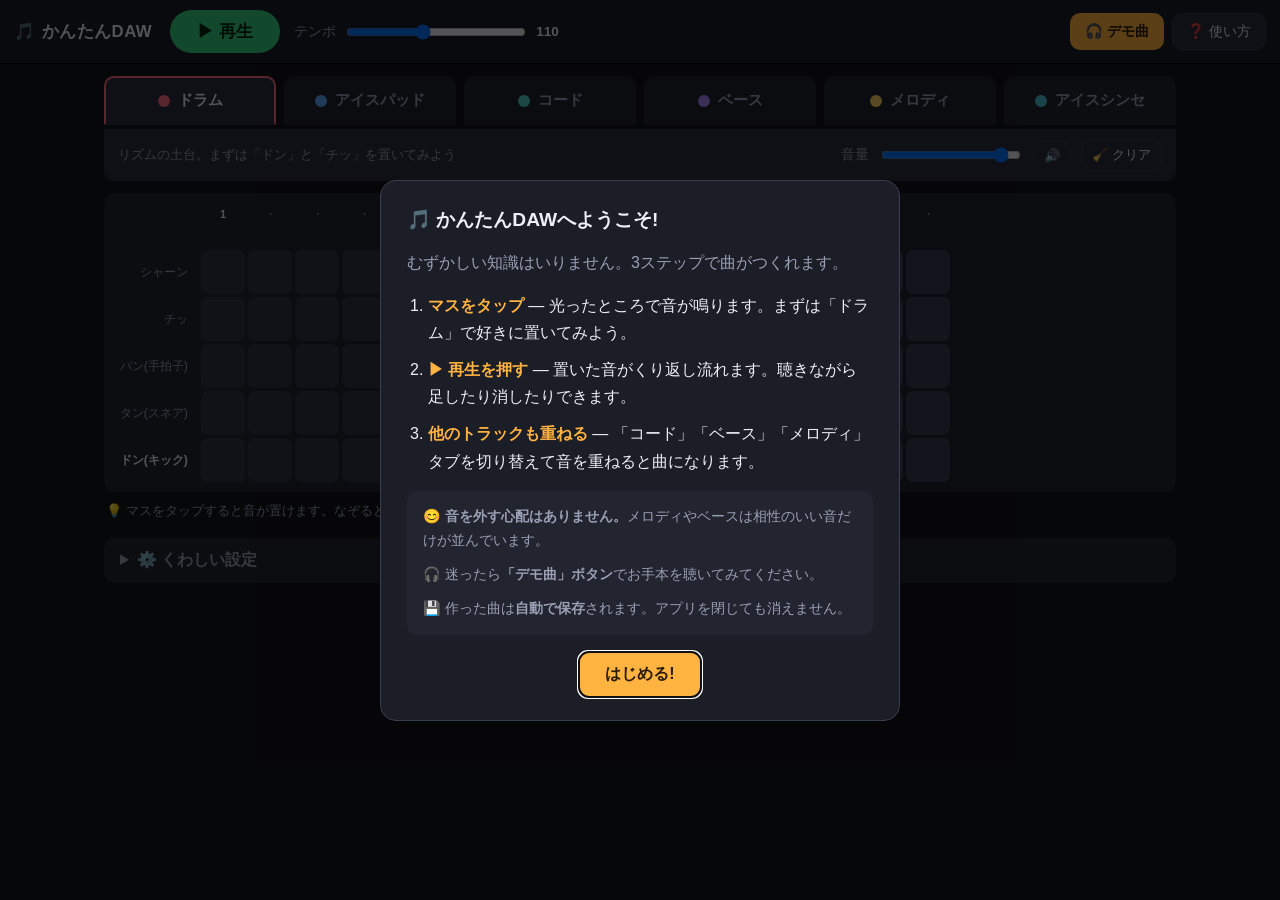
<file: index.html>
<!DOCTYPE html>
<html lang="ja">
<head>
  <meta charset="UTF-8">
  <meta name="viewport" content="width=device-width, initial-scale=1.0, user-scalable=no">
  <meta name="theme-color" content="#12131a">
  <meta name="description" content="かんたんDAW - ブラウザで動く初心者向け音楽制作アプリ。WindowsでもAndroidでも使えます。">
  <title>かんたんDAW - はじめての音楽づくり</title>
  <link rel="manifest" href="manifest.json">
  <link rel="icon" href="icons/icon-192.png">
  <link rel="apple-touch-icon" href="icons/icon-192.png">
  <link rel="stylesheet" href="style.css">
</head>
<body>

  <header class="topbar">
    <h1 class="logo"><span class="logo-icon">🎵</span>かんたんDAW</h1>
    <div class="transport">
      <button id="playBtn" class="play-btn" title="再生 / 停止(スペースキー)">▶ 再生</button>
      <div class="tempo-box">
        <label for="bpmSlider">テンポ</label>
        <input type="range" id="bpmSlider" min="60" max="180" value="110" step="1">
        <span id="bpmValue" class="bpm-value">110</span>
      </div>
    </div>
    <div class="top-actions">
      <button id="demoBtn" class="btn accent" title="お手本の曲を読み込みます">🎧 デモ曲</button>
      <button id="helpBtn" class="btn" title="使い方を表示">❓ 使い方</button>
    </div>
  </header>

  <main>
    <!-- トラック切り替えタブ -->
    <nav class="track-tabs" id="trackTabs"></nav>

    <!-- 選択中トラックの操作(音量・ミュート・楽器固有の設定) -->
    <div class="track-controls" id="trackControls">
      <span class="hint" id="trackHint"></span>
      <div class="inst-controls" id="instControls"></div>
      <div class="control-group">
        <label for="volSlider">音量</label>
        <input type="range" id="volSlider" min="0" max="100" value="80">
        <button id="muteBtn" class="btn small" title="このトラックの音を消す/戻す">🔊</button>
        <button id="clearTrackBtn" class="btn small" title="このトラックの打ち込みを消す">🧹 クリア</button>
      </div>
    </div>

    <!-- 打ち込みグリッド -->
    <div class="grid-scroller">
      <div id="grid" class="grid"></div>
    </div>

    <p class="grid-tip">💡 マスをタップすると音が置けます。なぞると連続で置けます。</p>

    <!-- 詳しい設定(初心者には最初は不要なので折りたたみ) -->
    <details class="advanced">
      <summary>⚙️ くわしい設定</summary>
      <div class="advanced-body">
        <div class="setting-row">
          <label for="keySelect">キー(曲の高さ)</label>
          <select id="keySelect"></select>
        </div>
        <div class="setting-row">
          <label for="scaleSelect">スケール(使う音)</label>
          <select id="scaleSelect">
            <option value="penta">ペンタトニック(どこを押してもキレイ・おすすめ)</option>
            <option value="major">メジャー(明るい)</option>
            <option value="minor">マイナー(切ない)</option>
          </select>
        </div>
        <div class="setting-row">
          <label for="lenSelect">曲の長さ</label>
          <select id="lenSelect">
            <option value="16">1小節(16マス)</option>
            <option value="32">2小節(32マス)</option>
          </select>
        </div>
        <div class="setting-row buttons">
          <button id="wavBtn" class="btn">💾 音声ファイル(WAV)で保存</button>
          <button id="exportBtn" class="btn">📤 曲データを書き出し</button>
          <button id="importBtn" class="btn">📥 曲データを読み込み</button>
          <button id="clearAllBtn" class="btn danger">🗑️ ぜんぶ消す</button>
          <input type="file" id="importFile" accept=".json,application/json" hidden>
        </div>
      </div>
    </details>
  </main>

  <!-- 使い方ダイアログ -->
  <dialog id="helpDialog" class="help-dialog">
    <h2>🎵 かんたんDAWへようこそ!</h2>
    <p>むずかしい知識はいりません。3ステップで曲がつくれます。</p>
    <ol class="help-steps">
      <li><strong>マスをタップ</strong> — 光ったところで音が鳴ります。まずは「ドラム」で好きに置いてみよう。</li>
      <li><strong>▶ 再生を押す</strong> — 置いた音がくり返し流れます。聴きながら足したり消したりできます。</li>
      <li><strong>他のトラックも重ねる</strong> — 「コード」「ベース」「メロディ」タブを切り替えて音を重ねると曲になります。</li>
    </ol>
    <div class="help-notes">
      <p>😊 <strong>音を外す心配はありません。</strong>メロディやベースは相性のいい音だけが並んでいます。</p>
      <p>🎧 迷ったら<strong>「デモ曲」ボタン</strong>でお手本を聴いてみてください。</p>
      <p>💾 作った曲は<strong>自動で保存</strong>されます。アプリを閉じても消えません。</p>
    </div>
    <button id="helpCloseBtn" class="btn accent big">はじめる!</button>
  </dialog>

  <script type="module" src="js/main.js"></script>
  <script>
    if ('serviceWorker' in navigator) {
      window.addEventListener('load', () => navigator.serviceWorker.register('sw.js').catch(() => {}));
    }
  </script>
</body>
</html>
</file>
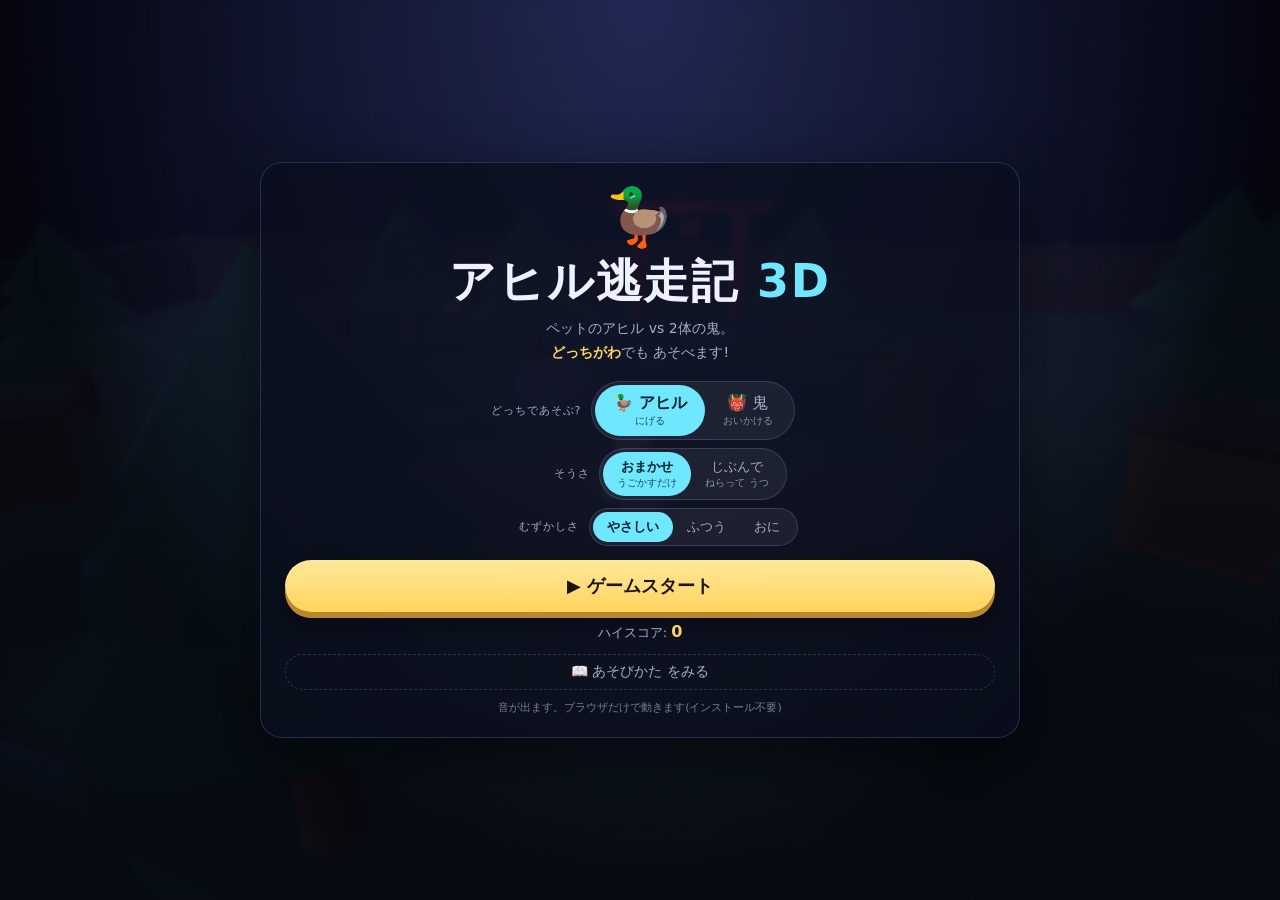
<file: duck-escape/index.html>
<!DOCTYPE html>
<html lang="ja">
<head>
<meta charset="UTF-8">
<meta name="viewport" content="width=device-width, initial-scale=1.0, user-scalable=no, viewport-fit=cover">
<meta name="theme-color" content="#0b0d1a">
<meta name="description" content="アヒル逃走記 - 2体の鬼から逃げながら、落ちている銃と手裏剣で戦う3Dアクションゲーム。ブラウザだけで遊べます。">
<title>アヒル逃走記 3D - 2体の鬼から逃げろ!</title>
<link rel="manifest" href="manifest.json">
<link rel="icon" href="icon.svg">
<link rel="icon" type="image/png" sizes="192x192" href="icons/icon-192.png">
<link rel="apple-touch-icon" href="icons/icon-192.png">
<meta name="mobile-web-app-capable" content="yes">
<meta name="apple-mobile-web-app-status-bar-style" content="black-translucent">
<link rel="stylesheet" href="style.css">
</head>
<body>

<!-- 3D描画先。UIはこの上にHTMLで重ねる -->
<canvas id="view"></canvas>

<!-- ============ プレイ中のHUD ============ -->
<div id="hud" class="hud hidden">

  <div class="hud-top">
    <div class="panel hp-panel">
      <span class="label">たいりょく</span>
      <div id="hearts" class="hearts"></div>
      <div class="dash-wrap"><span class="label small">ダッシュ</span><div class="dash-bar"><i id="dashFill"></i></div></div>
    </div>

    <div class="panel round-panel">
      <div id="roundLabel" class="round-label">ラウンド 1</div>
      <div id="timer" class="timer hidden">のこり 60</div>
      <div id="oniBars" class="oni-bars"></div>
    </div>

    <div class="panel score-panel">
      <span class="label">スコア</span>
      <div id="score" class="score">0</div>
      <button id="pauseBtn" class="mini-btn" title="ポーズ (P)">⏸</button>
    </div>
  </div>

  <div id="crosshair" class="crosshair"></div>

  <div class="hud-bottom">
    <div class="panel weapon-panel">
      <div id="weaponIcon" class="weapon-icon">✴️</div>
      <div class="weapon-text">
        <div id="weaponName" class="weapon-name">手裏剣</div>
        <div id="weaponAmmo" class="weapon-ammo">×5</div>
      </div>
    </div>
    <div id="weaponList" class="weapon-list"></div>
  </div>

  <div id="toast" class="toast"></div>
  <div id="rotateHint" class="rotate-hint hidden">📱 スマホを <b>よこ</b> にすると遊びやすいよ</div>
  <div id="damageFlash" class="damage-flash"></div>
</div>

<!-- ============ スマホ用タッチ操作 ============ -->
<div id="touchUI" class="touch-ui hidden">
  <div id="stick" class="stick"><i id="stickKnob"></i></div>
  <div class="touch-buttons">
    <button id="btnSwap" class="tbtn small">武器<br>チェンジ</button>
    <button id="btnDash" class="tbtn small">💨<br>よける</button>
    <button id="btnFire" class="tbtn fire">うつ</button>
  </div>
</div>

<!-- ============ タイトル ============ -->
<div id="titleScreen" class="screen">
  <div class="screen-inner">
    <div class="title-duck">🦆</div>
    <h1 class="game-title">アヒル逃走記 <span>3D</span></h1>
    <p class="game-sub">ペットのアヒル vs 2体の鬼。<br><b>どっちがわ</b>でも あそべます!</p>

    <div class="choices">
      <div class="choice-row">
        <span class="label">どっちであそぶ?</span>
        <div class="seg big" id="sideSeg">
          <button data-side="duck" class="on">🦆 アヒル<small>にげる</small></button>
          <button data-side="oni">👹 鬼<small>おいかける</small></button>
        </div>
      </div>
      <div class="choice-row">
        <span class="label">そうさ</span>
        <div class="seg" id="controlSeg">
          <button data-control="auto" class="on">おまかせ<small>うごかすだけ</small></button>
          <button data-control="manual">じぶんで<small>ねらって うつ</small></button>
        </div>
      </div>
      <div class="choice-row">
        <span class="label">むずかしさ</span>
        <div class="seg" id="difficultySeg">
          <button data-diff="easy" class="on">やさしい</button>
          <button data-diff="normal">ふつう</button>
          <button data-diff="hard">おに</button>
        </div>
      </div>
    </div>

    <button id="startBtn" class="big-btn">▶ ゲームスタート</button>
    <div class="best-row">ハイスコア: <b id="bestScore">0</b></div>

    <details class="how-to-box">
      <summary>📖 あそびかた をみる</summary>
      <div class="how-to">
        <div class="how-col">
          <h3>🦆 アヒルであそぶ</h3>
          <ul>
            <li>2体の鬼から <b>にげる</b></li>
            <li>落ちている <b>銃</b> や <b>手裏剣</b> をひろって たたかう</li>
            <li>鬼を2体たおすと つぎのラウンドへ</li>
            <li>さいごは <b>鳥居のゲート</b> までにげきればクリア!</li>
          </ul>
        </div>
        <div class="how-col">
          <h3>👹 鬼であそぶ</h3>
          <ul>
            <li>にげるアヒルを <b>おいかけてつかまえる</b></li>
            <li><b>金棒</b>でなぐって、アヒルのハートを0にする</li>
            <li>アヒルは武器をひろって <b>うちかえしてくる</b></li>
            <li>制限時間内に つかまえろ!</li>
          </ul>
        </div>
        <div class="how-col">
          <h3>🎮 そうさ</h3>
          <ul>
            <li><b>おまかせ</b>…うごかすだけ。ねらう・こうげき・カメラは <b>ぜんぶ自動</b></li>
            <li>パソコン: <b>W A S D</b> / やじるしキー</li>
            <li>スマホ: <b>左スティック</b></li>
            <li><b>Shift</b> / ダッシュボタン … かわす</li>
            <li><b>P</b> … ポーズ</li>
          </ul>
          <h3 class="mt">🎯 「じぶんで」をえらぶと</h3>
          <ul>
            <li>マウスで見まわす(画面クリックで視点ロック)</li>
            <li>クリック / <b>スペース</b> でこうげき</li>
            <li><b>Q</b> / <b>1 2 3</b> で武器チェンジ</li>
          </ul>
        </div>
      </div>
    </details>

    <p class="tiny">音が出ます。ブラウザだけで動きます(インストール不要)</p>
  </div>
</div>

<!-- ============ ポーズ ============ -->
<div id="pauseScreen" class="screen hidden">
  <div class="screen-inner narrow">
    <h2>⏸ ポーズ</h2>
    <button id="resumeBtn" class="big-btn">つづける</button>
    <button id="quitBtn" class="big-btn ghost">タイトルへもどる</button>
  </div>
</div>

<!-- ============ 結果 ============ -->
<div id="resultScreen" class="screen hidden">
  <div class="screen-inner narrow">
    <div id="resultIcon" class="title-duck">🎉</div>
    <h2 id="resultTitle">クリア!</h2>
    <p id="resultText" class="game-sub"></p>
    <div class="score-box">
      <div class="score-line"><span>スコア</span><b id="finalScore">0</b></div>
      <div class="score-line sub"><span>ハイスコア</span><b id="finalBest">0</b></div>
    </div>
    <button id="retryBtn" class="big-btn">▶ もういちど</button>
    <button id="titleBtn" class="big-btn ghost">タイトルへ</button>
  </div>
</div>

<noscript><p style="color:#fff;padding:20px">このゲームは JavaScript が必要です。</p></noscript>

<!-- ファイルを直接開くと、ブラウザの制限で読み込めないので案内を出す -->
<div id="loadHelp" class="screen hidden">
  <div class="screen-inner narrow">
    <div class="title-duck">🛠️</div>
    <h2>読み込めませんでした</h2>
    <p class="game-sub" id="loadHelpText"></p>
  </div>
</div>
<script>
  setTimeout(function () {
    if (window.__duckEscapeReady) return;
    var box = document.getElementById('loadHelp');
    var msg = document.getElementById('loadHelpText');
    msg.innerHTML = (location.protocol === 'file:')
      ? 'ファイルを直接ひらくと、ブラウザの決まりでゲームの部品(JavaScriptモジュール)を読み込めません。<br><br>' +
        'かんたんな方法: このフォルダで<br><b>python3 -m http.server 8000</b><br>を実行し、' +
        '<b>http://localhost:8000</b> をひらいてください。<br><br>公開ページ(https://…)からならそのまま遊べます。'
      : 'ゲームの読み込みに失敗しました。ページを再読み込みするか、新しいブラウザ(Chrome / Edge / Safari)でお試しください。';
    box.classList.remove('hidden');
    document.getElementById('titleScreen').classList.add('hidden');
  }, 2500);
</script>

<script type="module" src="js/main.js"></script>
<script>
  // オフラインでも遊べるようにする(対応ブラウザのみ)
  if ('serviceWorker' in navigator && location.protocol.startsWith('http')) {
    addEventListener('load', () => navigator.serviceWorker.register('sw.js').catch(() => {}));
  }
</script>
</body>
</html>
</file>
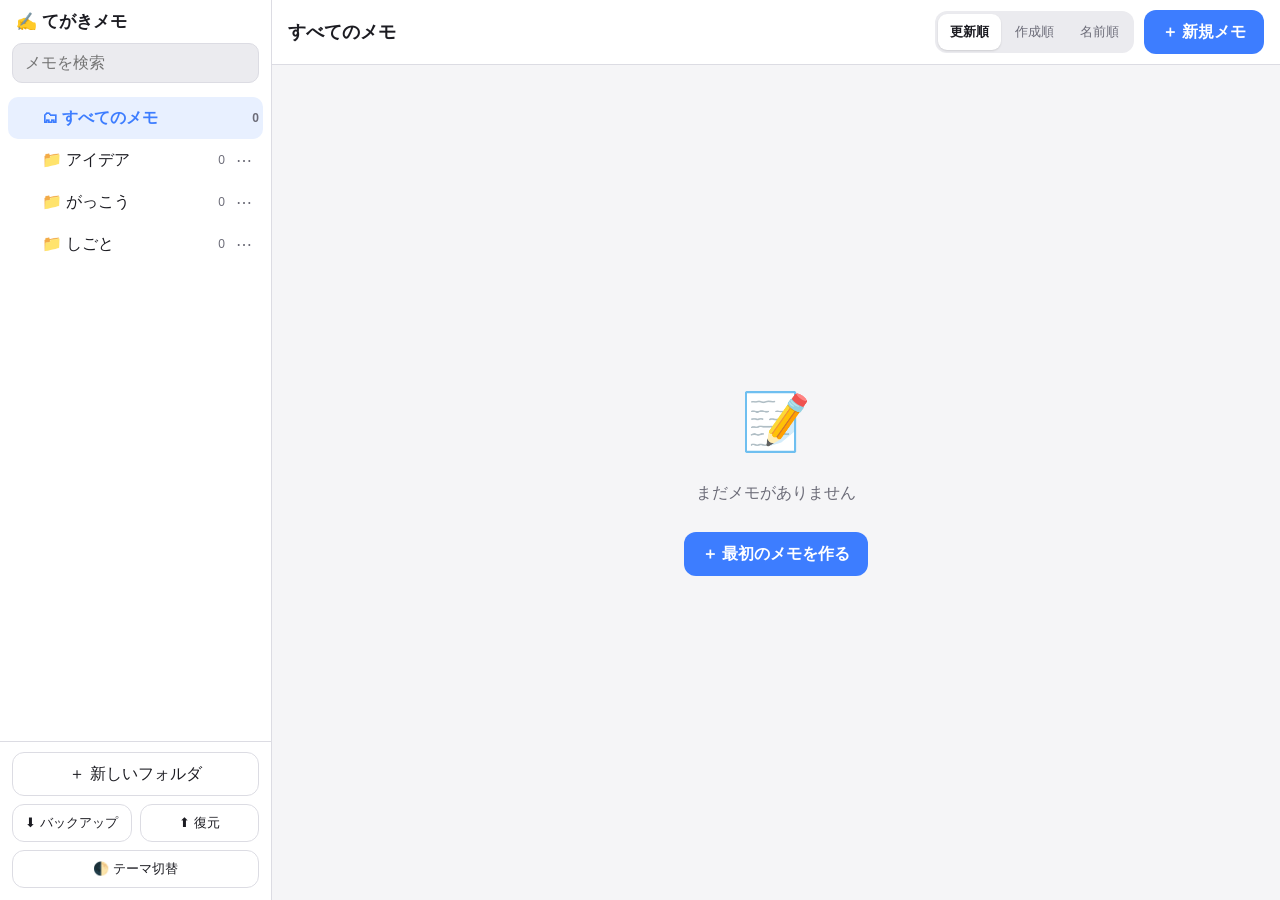
<file: handwriting-memo/index.html>
<!DOCTYPE html>
<html lang="ja">
<head>
<meta charset="UTF-8">
<meta name="viewport" content="width=device-width, initial-scale=1.0, maximum-scale=1.0, user-scalable=no, viewport-fit=cover">
<meta name="theme-color" content="#1b1c22">
<meta name="description" content="Androidタブレット向けの手書きメモアプリ。スタイラスで書いて、フォルダで整理。">
<title>てがきメモ</title>
<link rel="manifest" href="./manifest.json">
<link rel="icon" href="./icons/icon-192.png">
<link rel="apple-touch-icon" href="./icons/icon-192.png">
<link rel="stylesheet" href="./css/style.css">
</head>
<body>

<!-- ============ ライブラリ画面 ============ -->
<div id="library" class="screen">
  <aside class="sidebar" id="sidebar">
    <div class="sidebar-head">
      <div class="app-title">✍️ てがきメモ</div>
      <button class="icon-btn" id="btn-close-sidebar" title="閉じる" aria-label="サイドバーを閉じる">✕</button>
    </div>

    <div class="search-box">
      <input type="search" id="search-input" placeholder="メモを検索" aria-label="メモを検索">
    </div>

    <nav class="tree" id="folder-tree" aria-label="フォルダ一覧"></nav>

    <div class="sidebar-foot">
      <button class="ghost-btn" id="btn-new-folder">＋ 新しいフォルダ</button>
      <div class="foot-row">
        <button class="ghost-btn small" id="btn-export-all" title="全データをJSONで保存">⬇ バックアップ</button>
        <button class="ghost-btn small" id="btn-import-all" title="JSONから復元">⬆ 復元</button>
      </div>
      <button class="ghost-btn small" id="btn-theme">🌓 テーマ切替</button>
    </div>
  </aside>

  <main class="library-main">
    <header class="lib-header">
      <button class="icon-btn only-narrow" id="btn-open-sidebar" aria-label="フォルダを開く">☰</button>
      <h1 id="current-folder-name">すべてのメモ</h1>
      <div class="spacer"></div>
      <div class="seg" role="group" aria-label="並び順">
        <button class="seg-btn is-on" data-sort="updated">更新順</button>
        <button class="seg-btn" data-sort="created">作成順</button>
        <button class="seg-btn" data-sort="title">名前順</button>
      </div>
      <button class="primary-btn" id="btn-new-note">＋ 新規メモ</button>
    </header>

    <div class="note-grid" id="note-grid"></div>
    <div class="empty-state" id="empty-state" hidden>
      <div class="empty-emoji">📝</div>
      <p>まだメモがありません</p>
      <button class="primary-btn" id="btn-new-note-empty">＋ 最初のメモを作る</button>
    </div>
  </main>
</div>

<!-- ============ エディタ画面 ============ -->
<div id="editor" class="screen" hidden>
  <header class="ed-header">
    <button class="icon-btn" id="btn-back" aria-label="一覧へ戻る">‹</button>
    <input type="text" id="note-title" class="title-input" placeholder="無題のメモ" aria-label="メモのタイトル">
    <span class="save-state" id="save-state">保存済み</span>
    <div class="spacer"></div>
    <button class="icon-btn" id="btn-undo" aria-label="元に戻す" title="元に戻す">↶</button>
    <button class="icon-btn" id="btn-redo" aria-label="やり直す" title="やり直す">↷</button>
    <button class="icon-btn" id="btn-more" aria-label="その他" title="その他">⋯</button>
  </header>

  <div class="ed-body">
    <div class="toolbar" id="toolbar" role="toolbar" aria-label="ペンツール">
      <button class="tool" data-tool="pen" title="ペン">🖊️</button>
      <button class="tool" data-tool="marker" title="マーカー">🖍️</button>
      <button class="tool" data-tool="eraser" title="消しゴム(なぞった線を消す)">🧽</button>
      <button class="tool" data-tool="lasso" title="なげなわ選択">🔗</button>
      <div class="tool-sep"></div>
      <div class="swatches" id="swatches" aria-label="色"></div>
      <div class="tool-sep"></div>
      <div class="widths" id="widths" aria-label="太さ"></div>
      <div class="tool-sep"></div>
      <button class="tool" id="btn-finger" title="指でも描く(オフ=指はスクロール専用)">👆</button>
      <button class="tool" id="btn-fit" title="幅に合わせる">⤢</button>
    </div>

    <div class="canvas-wrap" id="canvas-wrap">
      <canvas id="canvas"></canvas>
      <div class="page-add" id="page-add">＋ ページを追加</div>
      <div class="zoom-badge" id="zoom-badge">100%</div>
      <div class="sel-actions" id="sel-actions" hidden>
        <button class="chip" id="sel-delete">🗑 削除</button>
        <button class="chip" id="sel-duplicate">⧉ 複製</button>
        <button class="chip" id="sel-cancel">✕ 解除</button>
      </div>
    </div>
  </div>
</div>

<!-- ============ 共通ダイアログ ============ -->
<div class="sheet-backdrop" id="sheet-backdrop" hidden>
  <div class="sheet" id="sheet" role="dialog" aria-modal="true"></div>
</div>

<div class="toast" id="toast" hidden></div>
<input type="file" id="file-input" accept="application/json" hidden>

<script type="module" src="./js/main.js"></script>
</body>
</html>
</file>
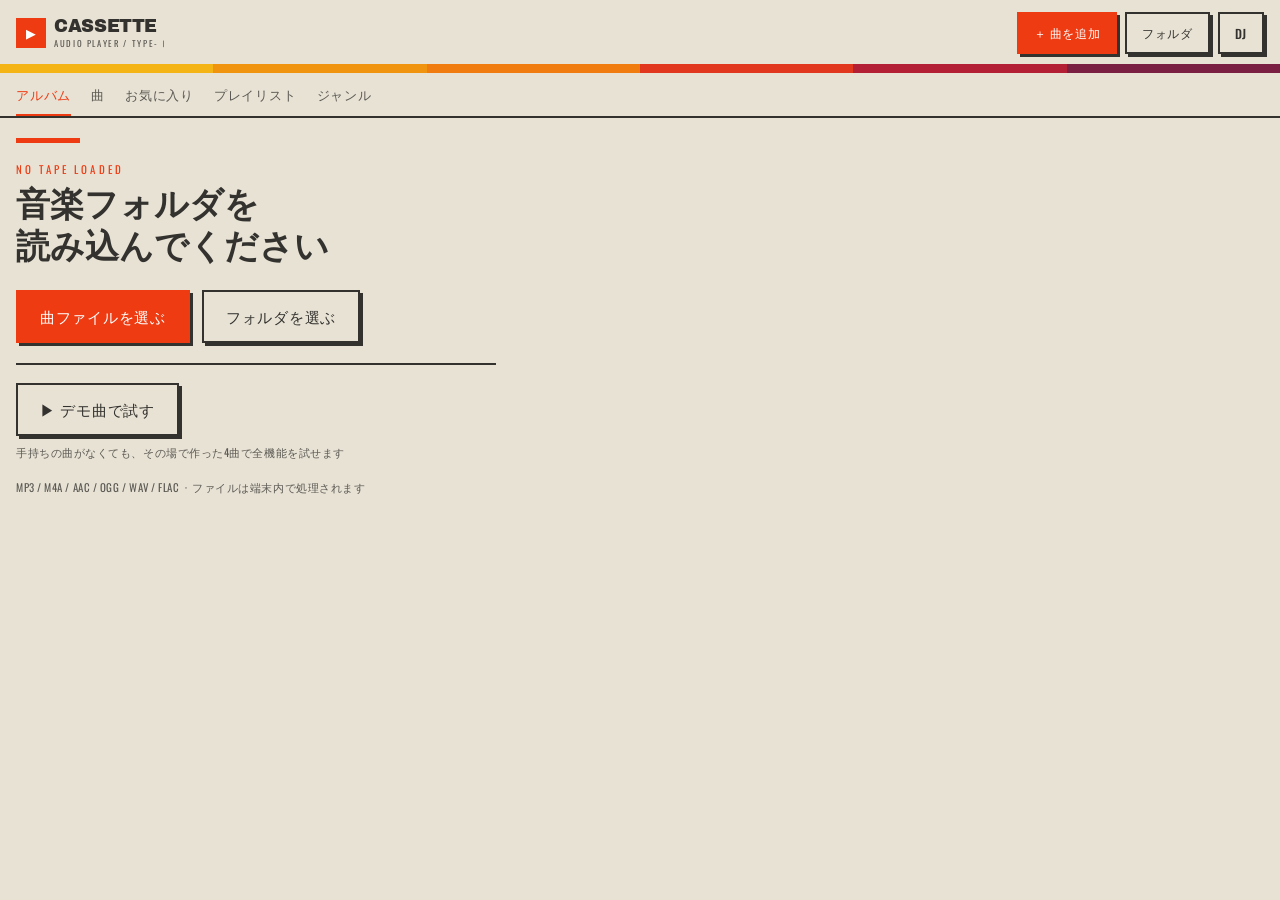
<file: music-player/index.html>
<!DOCTYPE html>
<html lang="ja">
<head>
  <meta charset="UTF-8">
  <meta name="viewport" content="width=device-width, initial-scale=1.0">
  <meta name="theme-color" content="#E8E2D5" media="(prefers-color-scheme: light)">
  <meta name="theme-color" content="#1B1A18" media="(prefers-color-scheme: dark)">
  <meta name="description" content="カセットプレーヤー - ローカルの音楽フォルダを再生するレトロなミュージックプレーヤー">
  <title>カセットプレーヤー</title>
  <link rel="icon" href="data:image/svg+xml,<svg xmlns='http://www.w3.org/2000/svg' viewBox='0 0 100 100'><text y='.9em' font-size='90'>📼</text></svg>">
  <link rel="manifest" href="manifest.json">
  <link rel="apple-touch-icon" href="icons/icon-192.png">
  <link rel="stylesheet" href="fonts.css">
  <link rel="stylesheet" href="theme.css">
  <link rel="stylesheet" href="style.css">
</head>
<body>

  <header class="topbar">
    <div class="brand">
      <span class="brand-mark">▶</span>
      <span class="brand-name">CASSETTE</span>
      <span class="brand-sub">AUDIO PLAYER / TYPE-Ⅰ</span>
    </div>
    <div class="top-actions">
      <button id="addFilesBtn" class="btn primary" title="曲を追加する">＋ 曲を追加</button>
      <button id="openFolderBtn" class="btn" title="フォルダごと読み込む">フォルダ</button>
      <button id="djBtn" class="btn" title="2デッキのDJミキサーを開く">DJ</button>
    </div>
    <!-- display:none にすると選択ダイアログが開かない環境があるため、見えないだけの状態にしておく -->
    <input type="file" id="folderInput" class="offscreen" webkitdirectory multiple>
    <input type="file" id="filesInput" class="offscreen"
           accept="audio/*,.mp3,.m4a,.aac,.ogg,.oga,.opus,.wav,.flac,.m4b" multiple>
  </header>

  <div class="stripe-band" aria-hidden="true">
    <i style="--c:#F5B415"></i><i style="--c:#F0930E"></i><i style="--c:#F07C10"></i>
    <i style="--c:#E2371F"></i><i style="--c:#B32036"></i><i style="--c:#7B1F42"></i>
  </div>

  <nav class="tabs" id="tabs">
    <button class="tab active" data-tab="albums">アルバム</button>
    <button class="tab" data-tab="tracks">曲</button>
    <button class="tab" data-tab="favorites">お気に入り</button>
    <button class="tab" data-tab="playlists">プレイリスト</button>
    <button class="tab" data-tab="genres">ジャンル</button>
  </nav>

  <main id="content" class="content">
    <div class="empty-state" id="emptyState">
      <div class="empty-rule"></div>
      <p class="empty-kicker">NO TAPE LOADED</p>
      <h2 class="empty-title">音楽フォルダを<br>読み込んでください</h2>
      <div class="empty-actions">
        <button id="reopenBtn" class="btn primary big hidden">前回のフォルダを開く</button>
        <button id="emptyFilesBtn" class="btn primary big">曲ファイルを選ぶ</button>
        <button id="emptyOpenBtn" class="btn big">フォルダを選ぶ</button>
      </div>
      <div class="empty-demo">
        <button id="demoBtn" class="btn big">▶ デモ曲で試す</button>
        <p class="empty-note">手持ちの曲がなくても、その場で作った4曲で全機能を試せます</p>
      </div>
      <p class="empty-note">MP3 / M4A / AAC / OGG / WAV / FLAC &nbsp;·&nbsp; ファイルは端末内で処理されます</p>
      <p class="empty-note android-only">端末の音楽が表示されない場合は、設定 → アプリ → カセット → 権限 から
        「音楽とオーディオ」を許可してください</p>
    </div>
    <div id="viewRoot"></div>
  </main>

  <!-- ミニプレーヤー(画面下部) -->
  <div class="mini-player hidden" id="miniPlayer">
    <div class="mini-art" id="miniArt">♪</div>
    <div class="mini-info" id="miniInfo">
      <div class="mini-title" id="miniTitle">-</div>
      <div class="mini-artist" id="miniArtist">-</div>
    </div>
    <button id="miniPrevBtn" class="icon-btn" title="前の曲">◀◀</button>
    <button id="miniPlayBtn" class="icon-btn play" title="再生 / 一時停止">▶</button>
    <button id="miniNextBtn" class="icon-btn" title="次の曲">▶▶</button>
  </div>

  <!-- 再生中画面 -->
  <div class="now-playing hidden" id="nowPlaying">
    <div class="np-topbar">
      <button id="npCloseBtn" class="icon-btn" title="閉じる">▼</button>
      <span class="np-heading">NOW PLAYING</span>
      <button id="shotBtn" class="icon-btn" title="スクショをSNSにシェア">SHARE</button>
    </div>

    <div class="deck">
      <div class="deck-meters">
        <div class="vu"><span class="vu-label">L</span><div class="vu-bar" id="vuL"></div></div>
        <div class="vu"><span class="vu-label">R</span><div class="vu-bar" id="vuR"></div></div>
        <div class="counter-box">
          <span class="counter" id="tapeCounter">000</span>
          <span class="counter-label">COUNTER</span>
        </div>
      </div>

      <div class="cassette-wrap" id="cassette">
        <svg class="cassette-svg" viewBox="0 0 400 252" aria-hidden="true">
          <defs>
            <!-- 成形プラスチックの厚み(上が明るく、下へ落ちる) -->
            <linearGradient id="shellGrad" x1="0" y1="0" x2="0.15" y2="1">
              <stop offset="0" stop-color="#5E5A4F"/>
              <stop offset="0.04" stop-color="#413E37"/>
              <stop offset="0.30" stop-color="#3B382F"/>
              <stop offset="0.72" stop-color="#312E28"/>
              <stop offset="0.94" stop-color="#26241F"/>
              <stop offset="1" stop-color="#13120E"/>
            </linearGradient>
            <!-- 斜めの映り込み -->
            <linearGradient id="shellSheen" x1="0" y1="0" x2="1" y2="1">
              <stop offset="0" stop-color="#FFFFFF" stop-opacity="0.12"/>
              <stop offset="0.30" stop-color="#FFFFFF" stop-opacity="0.02"/>
              <stop offset="0.52" stop-color="#FFFFFF" stop-opacity="0.07"/>
              <stop offset="0.66" stop-color="#FFFFFF" stop-opacity="0.01"/>
              <stop offset="1" stop-color="#FFFFFF" stop-opacity="0"/>
            </linearGradient>
            <!-- 紙ラベル(わずかに焼けた質感) -->
            <linearGradient id="paperGrad" x1="0" y1="0" x2="0.35" y2="1">
              <stop offset="0" stop-color="#F8F3EA"/>
              <stop offset="0.5" stop-color="#EAE4D8"/>
              <stop offset="1" stop-color="#D7CFBE"/>
            </linearGradient>
            <!-- 窓の面取り(左上が光り、右下が落ちる) -->
            <linearGradient id="chamfer" x1="0.1" y1="0" x2="0.7" y2="1">
              <stop offset="0" stop-color="#948E81"/>
              <stop offset="0.42" stop-color="#3C3931"/>
              <stop offset="1" stop-color="#100F0C"/>
            </linearGradient>
            <!-- 窓のアクリルに乗る光 -->
            <linearGradient id="glassGrad" x1="0" y1="0" x2="0.85" y2="1">
              <stop offset="0" stop-color="#FFFFFF" stop-opacity="0.13"/>
              <stop offset="0.10" stop-color="#FFFFFF" stop-opacity="0.02"/>
              <stop offset="0.455" stop-color="#FFFFFF" stop-opacity="0.012"/>
              <stop offset="0.485" stop-color="#FFFFFF" stop-opacity="0.085"/>
              <stop offset="0.515" stop-color="#FFFFFF" stop-opacity="0.012"/>
              <stop offset="1" stop-color="#FFFFFF" stop-opacity="0.006"/>
            </linearGradient>
            <!--
              巻かれたテープ。半径に対する比率で色が決まる(objectBoundingBox)ので、
              JSで r を変えるだけで巻き層の縞がそのまま伸び縮みする。
            -->
            <radialGradient id="packGrad">
              <stop offset="0" stop-color="#141209"/>
              <stop offset="0.40" stop-color="#221E17"/>
              <stop offset="0.425" stop-color="#4A4030"/>
              <stop offset="0.45" stop-color="#221E17"/>
              <stop offset="0.585" stop-color="#29241C"/>
              <stop offset="0.605" stop-color="#574836"/>
              <stop offset="0.625" stop-color="#29241C"/>
              <stop offset="0.765" stop-color="#2E281F"/>
              <stop offset="0.785" stop-color="#5E4D39"/>
              <stop offset="0.805" stop-color="#2E281F"/>
              <stop offset="0.93" stop-color="#332C22"/>
              <stop offset="0.955" stop-color="#6A573B"/>
              <stop offset="0.975" stop-color="#241F19"/>
              <stop offset="0.995" stop-color="#4A3E2D"/>
              <stop offset="1" stop-color="#0B0A08"/>
            </radialGradient>
            <!-- 巻いたテープの上に乗る照り(半径と一緒に動く) -->
            <radialGradient id="packSheen" cx="0.34" cy="0.26" r="0.62">
              <stop offset="0" stop-color="#FFFFFF" stop-opacity="0.11"/>
              <stop offset="0.5" stop-color="#FFFFFF" stop-opacity="0.035"/>
              <stop offset="1" stop-color="#FFFFFF" stop-opacity="0"/>
            </radialGradient>
            <radialGradient id="hubGrad" cx="0.36" cy="0.3" r="0.85">
              <stop offset="0" stop-color="#DED9CC"/>
              <stop offset="0.45" stop-color="#A6A296"/>
              <stop offset="1" stop-color="#63605A"/>
            </radialGradient>
            <radialGradient id="rollerGrad" cx="0.35" cy="0.3" r="0.85">
              <stop offset="0" stop-color="#C6C0B2"/>
              <stop offset="0.55" stop-color="#7E7A71"/>
              <stop offset="1" stop-color="#3A3832"/>
            </radialGradient>
            <radialGradient id="screwGrad" cx="0.34" cy="0.28" r="0.9">
              <stop offset="0" stop-color="#CFC9BB"/>
              <stop offset="0.45" stop-color="#8B877D"/>
              <stop offset="1" stop-color="#3B3832"/>
            </radialGradient>

            <clipPath id="winClip"><rect x="56" y="114" width="288" height="96" rx="15"/></clipPath>
            <clipPath id="labelClip"><rect x="24" y="10" width="352" height="100" rx="3"/></clipPath>

            <!-- 表面のざらつき。これが無いと、どれだけ陰影を足しても図に見える -->
            <filter id="grain" x="0" y="0" width="100%" height="100%">
              <feTurbulence type="fractalNoise" baseFrequency="0.9" numOctaves="3" stitchTiles="stitch"/>
              <feColorMatrix type="saturate" values="0"/>
            </filter>
            <filter id="soft" x="-30%" y="-30%" width="160%" height="160%">
              <feGaussianBlur stdDeviation="3.2"/>
            </filter>
            <filter id="labelShadow" x="-8%" y="-16%" width="120%" height="155%">
              <feDropShadow dx="0" dy="1.2" stdDeviation="0.9" flood-color="#000000" flood-opacity="0.55"/>
              <feDropShadow dx="0" dy="3" stdDeviation="3.4" flood-color="#000000" flood-opacity="0.4"/>
            </filter>
          </defs>

          <!-- ===== シェル(成形プラスチック) ===== -->
          <rect x="0" y="0" width="400" height="252" rx="9" fill="url(#shellGrad)"/>
          <rect x="0" y="0" width="400" height="252" rx="9" fill="url(#shellSheen)"/>
          <!-- 上面に落ちる光 -->
          <ellipse cx="196" cy="3" rx="150" ry="9" fill="#FFFFFF" opacity="0.10" filter="url(#soft)"/>
          <!-- 成形のざらつき -->
          <rect x="0" y="0" width="400" height="252" rx="9" filter="url(#grain)"
                opacity="0.08" style="mix-blend-mode:overlay"/>
          <!-- 上下ハーフの合わせ目 -->
          <rect x="5" y="5" width="390" height="242" rx="5.5"
                fill="none" stroke="#100F0C" stroke-opacity="0.75" stroke-width="1"/>
          <rect x="5" y="6.2" width="390" height="242" rx="5.5"
                fill="none" stroke="#FFFFFF" stroke-opacity="0.07" stroke-width="1"/>
          <rect x="0.8" y="0.8" width="398.4" height="250.4" rx="8.6"
                fill="none" stroke="#121110" stroke-width="1.6"/>

          <!-- 誤消去防止ツメの窪み(上端) -->
          <g>
            <rect x="40" y="0" width="26" height="8" rx="1.5" fill="#131210"/>
            <rect x="40" y="7" width="26" height="1.4" fill="#6B675E" opacity="0.5"/>
            <rect x="334" y="0" width="26" height="8" rx="1.5" fill="#131210"/>
            <rect x="334" y="7" width="26" height="1.4" fill="#6B675E" opacity="0.5"/>
          </g>

          <!-- ===== テープ窓 ===== -->
          <!-- 掘り込みの落ち影 -->
          <rect x="54" y="112" width="292" height="100" rx="17" fill="#0F0E0C"
                opacity="0.7" filter="url(#soft)"/>
          <!-- 面取り -->
          <rect x="54.5" y="112.5" width="291" height="99" rx="16.5"
                fill="none" stroke="url(#chamfer)" stroke-width="3"/>
          <rect x="56" y="114" width="288" height="96" rx="15" fill="#0C0B09"/>

          <g clip-path="url(#winClip)">
            <!-- 窓の奥(ハーフの内壁) -->
            <rect x="56" y="114" width="288" height="96" fill="#1A1714"/>
            <ellipse cx="150" cy="122" rx="76" ry="8" fill="#FFFFFF" opacity="0.035"/>

            <!-- テープの経路:巻きから下のガイドへ降り、前面を横切る -->
            <g stroke="#2E2418" stroke-width="3.6" fill="none">
              <line x1="78" y1="199" x2="128" y2="156"/>
              <line x1="322" y1="199" x2="272" y2="156"/>
            </g>

            <!-- 巻かれたテープ(半径が再生位置で変わる) -->
            <circle id="spoolL" cx="128" cy="156" r="36" fill="url(#packGrad)"
                    stroke="#0A0907" stroke-width="1.1"/>
            <circle id="spoolLGloss" cx="128" cy="156" r="36" fill="url(#packSheen)"/>
            <circle id="spoolR" cx="272" cy="156" r="20" fill="url(#packGrad)"
                    stroke="#0A0907" stroke-width="1.1"/>
            <circle id="spoolRGloss" cx="272" cy="156" r="20" fill="url(#packSheen)"/>

            <!-- 前面を横切るテープとガイドローラー -->
            <line x1="78" y1="199" x2="322" y2="199" stroke="#2E2418" stroke-width="3.6"/>
            <line x1="78" y1="197.6" x2="322" y2="197.6" stroke="#6E5A3C" stroke-width="0.9" opacity="0.55"/>
            <g>
              <circle cx="78" cy="199" r="5" fill="url(#rollerGrad)"/>
              <circle cx="78" cy="199" r="1.9" fill="#141310"/>
              <circle cx="322" cy="199" r="5" fill="url(#rollerGrad)"/>
              <circle cx="322" cy="199" r="1.9" fill="#141310"/>
            </g>

            <!-- 掘り込みの内側に回り込む影 -->
            <rect x="56" y="114" width="288" height="96" rx="15" fill="none"
                  stroke="#000000" stroke-width="11" opacity="0.5" filter="url(#soft)"/>
          </g>

          <!-- ハブ(回転する) -->
          <g id="hubL" class="hub-g">
            <circle cx="128" cy="156" r="19" fill="url(#hubGrad)"/>
            <circle cx="128" cy="156" r="19" fill="none" stroke="#4A473F" stroke-width="1"/>
            <circle cx="128" cy="156" r="9.5" fill="#121110"/>
            <g fill="#121110">
              <rect x="126.4" y="141.5" width="3.2" height="6" transform="rotate(0 128 156)"/>
              <rect x="126.4" y="141.5" width="3.2" height="6" transform="rotate(60 128 156)"/>
              <rect x="126.4" y="141.5" width="3.2" height="6" transform="rotate(120 128 156)"/>
              <rect x="126.4" y="141.5" width="3.2" height="6" transform="rotate(180 128 156)"/>
              <rect x="126.4" y="141.5" width="3.2" height="6" transform="rotate(240 128 156)"/>
              <rect x="126.4" y="141.5" width="3.2" height="6" transform="rotate(300 128 156)"/>
            </g>
          </g>
          <g id="hubR" class="hub-g">
            <circle cx="272" cy="156" r="19" fill="url(#hubGrad)"/>
            <circle cx="272" cy="156" r="19" fill="none" stroke="#4A473F" stroke-width="1"/>
            <circle cx="272" cy="156" r="9.5" fill="#121110"/>
            <g fill="#121110">
              <rect x="270.4" y="141.5" width="3.2" height="6" transform="rotate(0 272 156)"/>
              <rect x="270.4" y="141.5" width="3.2" height="6" transform="rotate(60 272 156)"/>
              <rect x="270.4" y="141.5" width="3.2" height="6" transform="rotate(120 272 156)"/>
              <rect x="270.4" y="141.5" width="3.2" height="6" transform="rotate(180 272 156)"/>
              <rect x="270.4" y="141.5" width="3.2" height="6" transform="rotate(240 272 156)"/>
              <rect x="270.4" y="141.5" width="3.2" height="6" transform="rotate(300 272 156)"/>
            </g>
          </g>

          <!-- 窓のアクリル(映り込み)と縁 -->
          <rect x="56" y="114" width="288" height="96" rx="15" fill="url(#glassGrad)" pointer-events="none"/>
          <rect x="56.7" y="114.7" width="286.6" height="94.6" rx="14.3"
                fill="none" stroke="#0A0908" stroke-width="1.4"/>

          <!-- ===== 下端(ヘッド開口部) ===== -->
          <path d="M104 252 L104 220 Q104 214 110 214 L290 214 Q296 214 296 220 L296 252 Z" fill="#242220"/>
          <path d="M104 252 L104 220 Q104 214 110 214 L290 214 Q296 214 296 220"
                fill="none" stroke="#131210" stroke-width="1.4"/>
          <path d="M104 252 L104 220 Q104 214 110 214 L290 214 Q296 214 296 220"
                fill="none" stroke="#FFFFFF" stroke-opacity="0.06" stroke-width="1" transform="translate(0 1.4)"/>
          <g fill="#0C0B09">
            <rect x="172" y="220" width="56" height="32" rx="1.5"/>
            <rect x="150" y="220" width="13" height="32" rx="1.5"/>
            <rect x="237" y="220" width="13" height="32" rx="1.5"/>
            <circle cx="132" cy="236" r="8.5"/>
            <circle cx="268" cy="236" r="8.5"/>
            <circle cx="114" cy="242" r="3.5"/>
            <circle cx="286" cy="242" r="3.5"/>
          </g>
          <!-- ヘッドに当たるパッド -->
          <rect x="186" y="226" width="28" height="9" rx="1" fill="#54504A"/>
          <rect x="186" y="226" width="28" height="2.5" fill="#7A7469" opacity="0.7"/>

          <!-- ===== シェルの刻印とリブ ===== -->
          <g font-family="Oswald, sans-serif" font-size="6.5" letter-spacing="1">
            <text x="22" y="233" fill="#121110">COMPACT CASSETTE</text>
            <text x="22" y="232" fill="#6E6A61">COMPACT CASSETTE</text>
            <text x="378" y="233" text-anchor="end" fill="#121110">TYPE I  NORMAL</text>
            <text x="378" y="232" text-anchor="end" fill="#6E6A61">TYPE I  NORMAL</text>
          </g>
          <g stroke-width="1.2">
            <g stroke="#131210">
              <line x1="22" y1="240" x2="98" y2="240"/><line x1="22" y1="245" x2="98" y2="245"/>
              <line x1="302" y1="240" x2="378" y2="240"/><line x1="302" y1="245" x2="378" y2="245"/>
            </g>
            <g stroke="#6E6A61" stroke-opacity="0.4">
              <line x1="22" y1="241.4" x2="98" y2="241.4"/><line x1="22" y1="246.4" x2="98" y2="246.4"/>
              <line x1="302" y1="241.4" x2="378" y2="241.4"/><line x1="302" y1="246.4" x2="378" y2="246.4"/>
            </g>
          </g>

          <!-- ===== ネジ(掘り込みに沈んだ十字ネジ) ===== -->
          <g class="screw-g">
            <circle cx="13" cy="13" r="7.5" fill="#121110"/>
            <circle cx="13" cy="13" r="7.5" fill="none" stroke="#6E6A61" stroke-opacity="0.3" stroke-width="1"/>
            <circle cx="13" cy="13" r="4.8" fill="url(#screwGrad)"/>
            <g fill="#2A2823">
              <rect x="8.5" y="12.3" width="9" height="1.5"/><rect x="12.25" y="8.5" width="1.5" height="9"/>
            </g>
            <circle cx="387" cy="13" r="7.5" fill="#121110"/>
            <circle cx="387" cy="13" r="7.5" fill="none" stroke="#6E6A61" stroke-opacity="0.3" stroke-width="1"/>
            <circle cx="387" cy="13" r="4.8" fill="url(#screwGrad)"/>
            <g fill="#2A2823">
              <rect x="382.5" y="12.3" width="9" height="1.5"/><rect x="386.25" y="8.5" width="1.5" height="9"/>
            </g>
            <circle cx="13" cy="239" r="7.5" fill="#121110"/>
            <circle cx="13" cy="239" r="7.5" fill="none" stroke="#6E6A61" stroke-opacity="0.3" stroke-width="1"/>
            <circle cx="13" cy="239" r="4.8" fill="url(#screwGrad)"/>
            <g fill="#2A2823">
              <rect x="8.5" y="238.3" width="9" height="1.5"/><rect x="12.25" y="234.5" width="1.5" height="9"/>
            </g>
            <circle cx="387" cy="239" r="7.5" fill="#121110"/>
            <circle cx="387" cy="239" r="7.5" fill="none" stroke="#6E6A61" stroke-opacity="0.3" stroke-width="1"/>
            <circle cx="387" cy="239" r="4.8" fill="url(#screwGrad)"/>
            <g fill="#2A2823">
              <rect x="382.5" y="238.3" width="9" height="1.5"/><rect x="386.25" y="234.5" width="1.5" height="9"/>
            </g>
          </g>

          <!-- ===== 貼られた紙ラベル ===== -->
          <g filter="url(#labelShadow)">
            <rect x="24" y="10" width="352" height="100" rx="3" fill="url(#paperGrad)"/>
          </g>
          <g clip-path="url(#labelClip)">
            <!-- 上端のストライプ帯(ヘッダー・VUメーターと共通の意匠) -->
            <rect x="24" y="10" width="58.7" height="5" fill="#F5B415"/>
            <rect x="82.7" y="10" width="58.7" height="5" fill="#F0930E"/>
            <rect x="141.4" y="10" width="58.7" height="5" fill="#F07C10"/>
            <rect x="200.1" y="10" width="58.7" height="5" fill="#E2371F"/>
            <rect x="258.8" y="10" width="58.7" height="5" fill="#B32036"/>
            <rect x="317.5" y="10" width="58.5" height="5" fill="#7B1F42"/>
            <rect x="24" y="15" width="352" height="1" fill="#B7AF9E" opacity="0.5"/>
            <!-- 紙の繊維 -->
            <rect x="24" y="10" width="352" height="100" filter="url(#grain)"
                  opacity="0.075" style="mix-blend-mode:multiply"/>
            <!-- 貼りの浮きと退色 -->
            <rect x="24" y="96" width="352" height="14" fill="#C9C0AC" opacity="0.18"/>
            <rect x="24" y="10" width="7" height="100" fill="#FFFFFF" opacity="0.35"/>
            <rect x="369" y="10" width="7" height="100" fill="#B7AF9E" opacity="0.2"/>
          </g>
          <rect x="24.6" y="10.6" width="350.8" height="98.8" rx="2.6"
                fill="none" stroke="#B7AF9E" stroke-width="1.2"/>

          <!-- ジャケットの枠(画像はHTML側で重ねる) -->
          <rect class="art-frame" x="32" y="24" width="72" height="72" fill="#DCD5C6"
                stroke="#33322E" stroke-width="1.4"/>
          <!-- ジャケットが無いときの罫線 -->
          <g class="rule-full" stroke="#8A867C" stroke-width="1.4">
            <line x1="40" y1="42" x2="96" y2="42"/>
            <line x1="40" y1="52" x2="96" y2="52"/>
            <line x1="40" y1="62" x2="96" y2="62"/>
            <line x1="40" y1="72" x2="96" y2="72"/>
            <line x1="40" y1="82" x2="78" y2="82"/>
          </g>

          <!-- 面表示 -->
          <rect x="344" y="24" width="26" height="26" fill="#EE3B12"/>
          <text x="357" y="44" text-anchor="middle" fill="#F7F2E9" font-size="17"
                font-family="'Archivo Black', sans-serif">A</text>

          <!-- ラベル下段(罫線 + シリアル) -->
          <line x1="120" y1="99" x2="370" y2="99" stroke="#B7AF9E" stroke-width="1.2"/>
          <text id="cSerial" x="120" y="107" fill="#EE3B12" font-size="7.5" letter-spacing="1"
                font-family="Oswald, sans-serif">SBZR-0000-CA30</text>
          <text x="370" y="107" text-anchor="end" fill="#5C5A54" font-size="7.5" letter-spacing="1.4"
                font-family="Oswald, sans-serif">SIDE A / 60 MIN</text>
        </svg>
        <div class="c-label-overlay">
          <div class="c-title" id="cTitle">-</div>
          <div class="c-artist" id="cArtist">-</div>
        </div>
        <img class="c-art" id="cArt" alt="" hidden>
      </div>

      <div class="deck-keys">
        <button class="key" id="npPrevBtn" title="前の曲">
          <span class="k-ico">◀◀</span><span class="k-label">REW</span>
        </button>
        <button class="key play" id="npPlayBtn" title="再生 / 一時停止">
          <span class="k-ico" id="npPlayIco">▶</span><span class="k-label" id="npPlayLabel">PLAY</span>
        </button>
        <button class="key" id="npNextBtn" title="次の曲">
          <span class="k-ico">▶▶</span><span class="k-label">FF</span>
        </button>
      </div>
    </div>

    <div class="np-progress">
      <span id="curTime" class="np-time">0:00</span>
      <input type="range" id="seekBar" min="0" max="1000" value="0">
      <span id="durTime" class="np-time">0:00</span>
    </div>

    <div class="np-controls">
      <button id="shuffleBtn" class="toggle" title="シャッフル再生">SHUFFLE</button>
      <button id="npFavBtn" class="toggle" title="お気に入り">♡ &nbsp;FAVORITE</button>
    </div>
  </div>

  <!-- プレイリスト追加ダイアログ -->
  <dialog id="plDialog" class="pl-dialog">
    <h3>プレイリストに追加</h3>
    <div id="plDialogList" class="pl-dialog-list"></div>
    <div class="pl-dialog-actions">
      <button id="plNewBtn" class="btn">新しいプレイリスト</button>
      <button id="plCancelBtn" class="btn">キャンセル</button>
    </div>
  </dialog>

  <!-- 生成したシェア画像のプレビュー -->
  <dialog id="shotDialog" class="shot-dialog">
    <h3>シェア画像</h3>
    <img id="shotImg" alt="再生中の曲のシェア画像">
    <p class="shot-hint">長押し(スマホ)/ 右クリック(PC)でも画像を保存できます</p>
    <div class="pl-dialog-actions">
      <button id="shotShareBtn" class="btn primary hidden">SNSでシェア</button>
      <button id="shotSaveBtn" class="btn">保存</button>
      <button id="shotCloseBtn" class="btn">閉じる</button>
    </div>
  </dialog>

  <!-- DJミキサー(2デッキ + クロスフェーダー) -->
  <div class="dj hidden" id="djScreen">
    <div class="np-topbar dj-topbar">
      <button id="djCloseBtn" class="icon-btn" title="閉じる">▼</button>
      <span class="np-heading">DJ MIXER</span>
      <button id="djRecBtn" class="icon-btn" title="ミックスを録音する">REC</button>
    </div>

    <div class="dj-body">
      <div class="dj-slot" id="deckA"></div>

      <section class="dj-mixer">
        <div class="mix-meter" id="djMeter"><i></i></div>
        <label class="fader"><span class="fader-name">CH A</span>
          <input type="range" id="chA" min="0" max="100" value="100"></label>
        <label class="fader"><span class="fader-name">CH B</span>
          <input type="range" id="chB" min="0" max="100" value="100"></label>
        <label class="fader"><span class="fader-name">MASTER</span>
          <input type="range" id="masterVol" min="0" max="100" value="85"></label>
        <div class="xf">
          <span class="xf-end">A</span>
          <input type="range" id="xfader" min="0" max="100" value="50" title="クロスフェーダー">
          <span class="xf-end">B</span>
          <button class="chip" id="xfCurve" title="つなぎ方のカーブ">SMOOTH</button>
        </div>
        <div class="automix">
          <button class="toggle" id="autoMixBtn">AUTO MIX</button>
          <span class="empty-note">終わりが近づいたデッキから、もう一方へ自動でつなぎます</span>
        </div>
      </section>

      <div class="dj-slot" id="deckB"></div>
    </div>
  </div>

  <!-- デッキ1枚ぶんの中身。A/B で同じものを使う -->
  <template id="deckTemplate">
    <section class="deck-panel">
      <header class="deck-head">
        <span class="deck-id">A</span>
        <div class="deck-meta">
          <div class="deck-title">曲が入っていません</div>
          <div class="deck-sub">「曲を選ぶ」から読み込みます</div>
        </div>
        <button class="btn deck-load">曲を選ぶ</button>
      </header>

      <canvas class="deck-wave" width="1200" height="120"></canvas>

      <div class="deck-bpm">
        <span class="bpm-value">--.-</span><span class="bpm-unit">BPM</span>
        <button class="chip bpm-half" title="BPMを半分にする">÷2</button>
        <button class="chip bpm-double" title="BPMを2倍にする">×2</button>
        <button class="chip bpm-tap" title="拍に合わせて叩くとBPMが決まる">TAP</button>
        <span class="deck-time">0:00 / 0:00</span>
      </div>

      <div class="deck-transport">
        <button class="key deck-cue" title="頭出し">
          <span class="k-ico">◆</span><span class="k-label">CUE</span></button>
        <button class="key play deck-play" title="再生 / 一時停止">
          <span class="k-ico">▶</span><span class="k-label">PLAY</span></button>
        <button class="key deck-sync" title="相手のデッキにテンポと拍を合わせる">
          <span class="k-ico">⇄</span><span class="k-label">SYNC</span></button>
        <button class="key deck-bend-back" title="押している間だけ遅らせる">
          <span class="k-ico">◀</span><span class="k-label">BEND</span></button>
        <button class="key deck-bend-fwd" title="押している間だけ速める">
          <span class="k-ico">▶</span><span class="k-label">BEND</span></button>
      </div>

      <div class="deck-pads">
        <span class="pad-label">HOT CUE</span>
        <button class="pad hot" data-i="0">1</button>
        <button class="pad hot" data-i="1">2</button>
        <button class="pad hot" data-i="2">3</button>
        <span class="pad-label">LOOP</span>
        <button class="pad loop" data-beats="4">4</button>
        <button class="pad loop" data-beats="8">8</button>
        <button class="pad loop" data-beats="16">16</button>
      </div>

      <div class="deck-tempo">
        <label class="fader"><span class="fader-name">TEMPO</span>
          <input type="range" class="tempo" min="-16" max="16" step="0.05" value="0"></label>
        <span class="tempo-val">+0.0%</span>
        <button class="chip keylock" title="音程を変えずに速さだけ変える">KEY LOCK</button>
      </div>

      <div class="deck-eq">
        <label class="knob"><input type="range" class="eq-hi" min="-100" max="100" step="1" value="0"><span>HI</span></label>
        <label class="knob"><input type="range" class="eq-mid" min="-100" max="100" step="1" value="0"><span>MID</span></label>
        <label class="knob"><input type="range" class="eq-low" min="-100" max="100" step="1" value="0"><span>LOW</span></label>
        <label class="knob"><input type="range" class="filter" min="-100" max="100" step="1" value="0"><span>FILTER</span></label>
      </div>
    </section>
  </template>

  <dialog id="djPickDialog" class="pl-dialog dj-pick">
    <h3>デッキ <span id="djPickDeck">A</span> に読み込む曲</h3>
    <input type="search" id="djPickSearch" class="dj-search"
           placeholder="曲名 / アーティスト / アルバムで絞り込む">
    <div id="djPickList" class="dj-pick-list"></div>
    <div class="pl-dialog-actions">
      <button id="djPickCancel" class="btn">閉じる</button>
    </div>
  </dialog>

  <dialog id="djMixDialog" class="pl-dialog">
    <h3>録音したミックス</h3>
    <audio id="djMixAudio" class="dj-mix-audio" controls></audio>
    <p class="empty-note">サイズ: <span id="djMixSize">-</span></p>
    <div class="pl-dialog-actions">
      <button id="djMixSaveBtn" class="btn primary">保存</button>
      <button id="djMixCloseBtn" class="btn">閉じる</button>
    </div>
  </dialog>

  <div class="drop-hint" id="dropHint">ここに曲やフォルダを<br>ドロップして読み込む</div>

  <div id="toast" class="toast hidden"></div>

  <audio id="audio"></audio>
  <script type="module" src="js/main.js"></script>
  <script>
    // APK版は画面一式を同梱しているので Service Worker は登録しない
    if ('serviceWorker' in navigator && location.protocol !== 'file:' && !window.AndroidLibrary) {
      window.addEventListener('load', () => navigator.serviceWorker.register('sw.js').catch(() => {}));
    }
  </script>
</body>
</html>
</file>
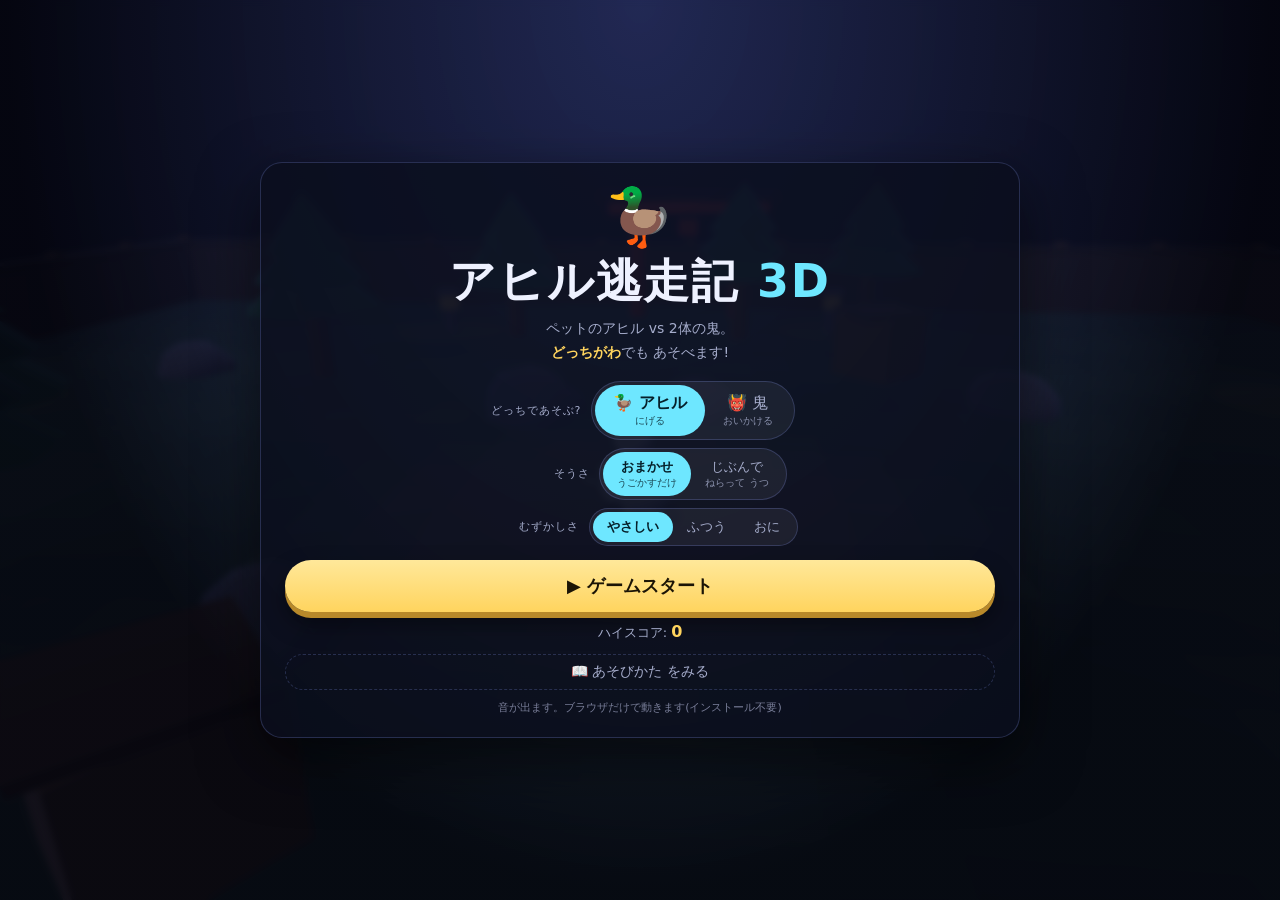
<file: duck-escape/standalone.html>
<!DOCTYPE html>
<html lang="ja">
<head>
<meta charset="UTF-8">
<meta name="viewport" content="width=device-width, initial-scale=1.0, user-scalable=no, viewport-fit=cover">
<meta name="theme-color" content="#0b0d1a">
<meta name="description" content="アヒル逃走記 - 2体の鬼から逃げながら、落ちている銃と手裏剣で戦う3Dアクションゲーム。ブラウザだけで遊べます。">
<title>アヒル逃走記 3D - 2体の鬼から逃げろ!</title>
<meta name="mobile-web-app-capable" content="yes">
<meta name="apple-mobile-web-app-status-bar-style" content="black-translucent">
<style>
/* ============================================================
   アヒル逃走記 3D — スタイル
   3Dはcanvasが描画し、HUD/メニューはこのCSSでcanvasの上に重ねる
   ============================================================ */

:root {
  --ink:      #eef1ff;
  --ink-dim:  #a6adcc;
  --panel:    rgba(14, 17, 33, 0.72);
  --edge:     rgba(140, 160, 255, 0.22);
  --accent:   #ffd45e;
  --accent2:  #6ee7ff;
  --danger:   #ff5470;
  --oni-red:  #ff5a4a;
  --oni-blue: #64a0ff;
  --radius:   14px;
}

* { box-sizing: border-box; -webkit-tap-highlight-color: transparent; }

html, body {
  margin: 0; padding: 0; height: 100%; overflow: hidden;
  -webkit-touch-callout: none;
  background: #05060f;
  color: var(--ink);
  font-family: 'Hiragino Kaku Gothic ProN', 'Noto Sans JP', 'Yu Gothic', Meiryo, system-ui, sans-serif;
  overscroll-behavior: none;
  user-select: none;
}

#view { display: block; width: 100%; height: 100%; touch-action: none; cursor: crosshair; }

.hidden { display: none !important; }

/* ---------------- 共通パーツ ---------------- */

.panel {
  background: var(--panel);
  border: 1px solid var(--edge);
  border-radius: var(--radius);
  padding: 8px 12px;
  backdrop-filter: blur(6px);
  -webkit-backdrop-filter: blur(6px);
}

.label { font-size: 11px; letter-spacing: .08em; color: var(--ink-dim); }
.label.small { font-size: 10px; }

.big-btn {
  display: block; width: 100%; margin: 10px 0 0;
  padding: 14px 22px;
  font-size: 18px; font-weight: 700; font-family: inherit;
  color: #1b1405;
  background: linear-gradient(180deg, #ffe89a, var(--accent));
  border: none; border-radius: 999px;
  box-shadow: 0 6px 0 #b8892a, 0 12px 24px rgba(0,0,0,.45);
  cursor: pointer;
  transition: transform .08s ease, box-shadow .08s ease;
}
.big-btn:active { transform: translateY(4px); box-shadow: 0 2px 0 #b8892a, 0 6px 14px rgba(0,0,0,.4); }
.big-btn.ghost {
  color: var(--ink); background: rgba(255,255,255,.08);
  border: 1px solid var(--edge); box-shadow: none; font-size: 15px; padding: 11px 18px;
}

.mini-btn {
  margin-top: 4px; width: 100%;
  background: rgba(255,255,255,.08); color: var(--ink);
  border: 1px solid var(--edge); border-radius: 8px;
  font-size: 14px; padding: 2px 0; cursor: pointer;
}

/* ---------------- HUD ---------------- */

.hud { position: fixed; inset: 0; pointer-events: none; }
.hud-top {
  position: absolute; top: 0; left: 0; right: 0;
  display: flex; justify-content: space-between; align-items: flex-start; gap: 10px;
  padding: max(10px, env(safe-area-inset-top)) 12px 0;
}
.hud-bottom {
  position: absolute; left: 12px; bottom: max(12px, env(safe-area-inset-bottom));
  display: flex; flex-direction: column; gap: 8px;
}

.hp-panel { min-width: 150px; }
.hearts { font-size: 22px; line-height: 1.1; letter-spacing: 2px; }
.heart-off { opacity: .22; filter: grayscale(1); }

.dash-wrap { margin-top: 4px; }
.dash-bar { height: 5px; border-radius: 3px; background: rgba(255,255,255,.14); overflow: hidden; }
.dash-bar i { display: block; height: 100%; width: 100%; background: linear-gradient(90deg, var(--accent2), #b98bff); transition: width .08s linear; }

.round-panel { text-align: center; min-width: 210px; }
.round-label { font-size: 15px; font-weight: 700; letter-spacing: .06em; }
.timer {
  margin-top: 4px; font-size: 20px; font-weight: 800; color: var(--accent2);
  font-variant-numeric: tabular-nums; letter-spacing: .04em;
}
.timer.urgent { color: var(--danger); animation: pulse .6s ease-in-out infinite; }
@keyframes pulse { 0%,100% { opacity: 1 } 50% { opacity: .45 } }

.oni-bars { display: flex; flex-direction: column; gap: 4px; margin-top: 6px; }
.oni-row { display: flex; align-items: center; gap: 6px; font-size: 11px; }
.oni-row .nm { width: 34px; text-align: right; color: var(--ink-dim); }
.oni-bar { flex: 1; height: 8px; border-radius: 4px; background: rgba(255,255,255,.12); overflow: hidden; }
.oni-bar i { display: block; height: 100%; transition: width .15s ease; }
.oni-row.red .oni-bar i  { background: linear-gradient(90deg, #ff9a6a, var(--oni-red)); }
.oni-row.blue .oni-bar i { background: linear-gradient(90deg, #9ad0ff, var(--oni-blue)); }
.oni-row.duck .oni-bar i { background: linear-gradient(90deg, #fff, var(--accent)); }
.oni-row.dead { opacity: .35; }

.score-panel { min-width: 96px; text-align: right; pointer-events: auto; }
.score { font-size: 20px; font-weight: 700; font-variant-numeric: tabular-nums; }

.crosshair {
  position: absolute; left: 50%; top: 50%; width: 18px; height: 18px;
  margin: -9px 0 0 -9px; opacity: .75;
}
.crosshair::before, .crosshair::after {
  content: ''; position: absolute; background: rgba(255,255,255,.85);
}
.crosshair::before { left: 8px; top: 0; width: 2px; height: 18px; }
.crosshair::after  { top: 8px; left: 0; height: 2px; width: 18px; }

.weapon-panel { display: flex; align-items: center; gap: 10px; }
.weapon-icon { font-size: 26px; }
.weapon-name { font-size: 14px; font-weight: 700; }
.weapon-ammo { font-size: 18px; font-weight: 700; color: var(--accent); font-variant-numeric: tabular-nums; }
.weapon-ammo.empty { color: var(--danger); }
.weapon-list { display: flex; gap: 6px; }
.weapon-chip {
  font-size: 11px; padding: 3px 8px; border-radius: 999px;
  background: var(--panel); border: 1px solid var(--edge); color: var(--ink-dim);
}
.weapon-chip.on { color: #1b1405; background: var(--accent); border-color: transparent; font-weight: 700; }

.rotate-hint {
  position: absolute; left: 50%; bottom: 88px; transform: translateX(-50%);
  background: rgba(14, 17, 33, .88); border: 1px solid var(--edge); border-radius: 999px;
  padding: 7px 16px; font-size: 13px; color: var(--ink); white-space: nowrap;
  box-shadow: 0 6px 18px rgba(0,0,0,.5);
}
.rotate-hint b { color: var(--accent); }

.toast {
  position: absolute; left: 50%; top: 26%; transform: translateX(-50%);
  font-size: clamp(20px, 5vw, 34px); font-weight: 800; letter-spacing: .05em;
  text-shadow: 0 2px 0 rgba(0,0,0,.6), 0 0 22px rgba(110,231,255,.55);
  opacity: 0; transition: opacity .25s ease;
  white-space: nowrap; text-align: center;
}
.toast.show { opacity: 1; }

.damage-flash {
  position: absolute; inset: 0; opacity: 0;
  background: radial-gradient(ellipse at center, transparent 45%, rgba(255,40,70,.55) 100%);
  transition: opacity .25s ease;
}
.damage-flash.on { opacity: 1; transition: opacity .05s ease; }

/* ---------------- タッチ操作 ---------------- */

.touch-ui { position: fixed; inset: 0; pointer-events: none; }
.stick {
  position: absolute; left: 22px; bottom: max(26px, env(safe-area-inset-bottom));
  width: 128px; height: 128px; border-radius: 50%;
  background: rgba(255,255,255,.06); border: 1px solid var(--edge);
  pointer-events: auto; touch-action: none;
}
.stick i {
  position: absolute; left: 50%; top: 50%; width: 54px; height: 54px; margin: -27px 0 0 -27px;
  border-radius: 50%; background: rgba(255,255,255,.28); border: 1px solid rgba(255,255,255,.4);
}
.touch-buttons {
  position: absolute; right: 18px; bottom: max(24px, env(safe-area-inset-bottom));
  display: flex; align-items: flex-end; gap: 10px;
}
.tbtn {
  pointer-events: auto; touch-action: none; font-family: inherit; color: var(--ink);
  background: rgba(255,255,255,.1); border: 1px solid var(--edge); border-radius: 50%;
  font-size: 12px; line-height: 1.2; cursor: pointer;
}
.tbtn.small { width: 68px; height: 68px; }
.tbtn.fire {
  width: 104px; height: 104px; font-size: 18px; font-weight: 800; color: #2a0b10;
  background: linear-gradient(180deg, #ff8f9f, var(--danger)); border: none;
  box-shadow: 0 5px 0 #9c2b3e;
}
.tbtn:active { filter: brightness(1.25); transform: translateY(2px); }

/* ---------------- 画面(タイトル/ポーズ/結果) ---------------- */

.screen {
  position: fixed; inset: 0; z-index: 20;
  display: flex; align-items: center; justify-content: center;
  padding: 18px;
  background: radial-gradient(ellipse at 50% 0%, rgba(50,60,120,.55), rgba(4,5,14,.92) 70%);
  backdrop-filter: blur(3px);
  overflow: auto;
}
.screen-inner {
  width: min(760px, 100%); text-align: center;
  background: rgba(12, 15, 30, .82);
  border: 1px solid var(--edge); border-radius: 22px;
  padding: 26px 24px 22px;
  box-shadow: 0 20px 60px rgba(0,0,0,.6);
}
.screen-inner.narrow { width: min(420px, 100%); }

.title-duck { font-size: 56px; line-height: 1; animation: bob 1.8s ease-in-out infinite; }
@keyframes bob { 0%,100% { transform: translateY(0) } 50% { transform: translateY(-9px) } }

.game-title { margin: 6px 0 4px; font-size: clamp(28px, 7vw, 46px); letter-spacing: .04em; }
.game-title span { color: var(--accent2); }
h2 { margin: 8px 0; font-size: 28px; }
.game-sub { margin: 0 0 16px; color: var(--ink-dim); font-size: 14px; line-height: 1.7; }
.game-sub b { color: var(--accent); }

.how-to-box { margin-top: 12px; text-align: left; }
.how-to-box > summary {
  cursor: pointer; list-style: none; text-align: center;
  font-size: 14px; color: var(--ink-dim); padding: 8px;
  border: 1px dashed var(--edge); border-radius: 999px;
}
.how-to-box > summary::-webkit-details-marker { display: none; }
.how-to-box[open] > summary { margin-bottom: 10px; color: var(--accent2); }

.how-to { display: flex; gap: 14px; text-align: left; flex-wrap: wrap; }
.how-col {
  flex: 1 1 260px;
  background: rgba(255,255,255,.04); border: 1px solid var(--edge);
  border-radius: var(--radius); padding: 12px 16px;
}
.how-col h3 { margin: 0 0 6px; font-size: 14px; color: var(--accent2); }
.how-col h3.mt { margin-top: 12px; }
.how-col ul { margin: 0; padding-left: 18px; font-size: 13px; line-height: 1.85; color: var(--ink-dim); }
.how-col b { color: var(--ink); }

.best-row { margin: 10px 0 4px; font-size: 13px; color: var(--ink-dim); }
.best-row b { color: var(--accent); font-size: 16px; }

.choices { display: flex; flex-direction: column; gap: 8px; align-items: center; margin: 4px 0 14px; }
.choice-row { display: flex; align-items: center; justify-content: center; gap: 10px; flex-wrap: wrap; }
.choice-row .label { min-width: 96px; text-align: right; }
.seg { display: inline-flex; background: rgba(255,255,255,.06); border: 1px solid var(--edge); border-radius: 999px; padding: 3px; }
.seg button {
  font-family: inherit; font-size: 13px; color: var(--ink-dim); cursor: pointer;
  background: none; border: none; border-radius: 999px; padding: 6px 14px;
}
.seg button.on { background: var(--accent2); color: #06202a; font-weight: 700; }
.seg button small { display: block; font-size: 10px; opacity: .8; font-weight: 400; }
.seg.big button { font-size: 16px; padding: 8px 18px; }

.score-box { margin: 12px 0 4px; }
.score-line { display: flex; justify-content: space-between; align-items: baseline; padding: 6px 4px; border-bottom: 1px dashed var(--edge); }
.score-line b { font-size: 26px; color: var(--accent); font-variant-numeric: tabular-nums; }
.score-line.sub b { font-size: 16px; color: var(--ink-dim); }

.tiny { margin: 10px 0 0; font-size: 11px; color: rgba(166,173,204,.7); }

/* 画面が低いとき(ノートPC/横向きスマホ)はタイトルを詰める */
@media (max-height: 760px) {
  .title-duck { font-size: 40px; }
  .game-title { margin: 2px 0; }
  .game-sub { margin-bottom: 10px; font-size: 13px; line-height: 1.6; }
  .screen-inner { padding: 14px 18px; }
  .how-col ul { line-height: 1.6; font-size: 12.5px; }
  .best-row { margin: 8px 0 6px; }
  .big-btn { padding: 11px 18px; font-size: 16px; }
  .tiny { margin-top: 6px; }
}

@media (max-width: 560px) {
  .screen-inner { padding: 18px 14px; }
  .hud-top { padding-left: 8px; padding-right: 8px; gap: 6px; }
  .panel { padding: 6px 8px; }
  .round-panel { min-width: 128px; }
  .hp-panel { min-width: 104px; }
  .score-panel { min-width: 62px; }
  .hearts { font-size: 14px; letter-spacing: 0; white-space: nowrap; }
  .score { font-size: 16px; }
  .round-label { font-size: 12px; }
  .crosshair { top: 44%; }
  .rotate-hint { font-size: 12px; padding: 5px 12px; max-width: 92vw; }
}

/* ---------------- スマホ(タッチ操作) ---------------- */

/* 左下はスティック、右下はボタンなので、武器表示は下の中央に置く */
body.touch .hud-bottom {
  left: 50%; transform: translateX(-50%);
  align-items: center;
}
body.touch .weapon-panel { padding: 5px 12px; }
body.touch .weapon-icon { font-size: 20px; }
body.touch .weapon-name { font-size: 12px; }
body.touch .weapon-ammo { font-size: 15px; }

/* 横向きスマホは画面が低いので、HUDを小さくたたむ */
@media (max-height: 520px) {
  .panel { padding: 5px 10px; border-radius: 10px; }
  .hud-top { padding-top: max(6px, env(safe-area-inset-top)); gap: 6px; }
  .hearts { font-size: 15px; letter-spacing: 0; }
  .label { font-size: 10px; }
  .round-label { font-size: 12px; }
  .timer { font-size: 15px; margin-top: 2px; }
  .oni-bars { gap: 3px; margin-top: 3px; }
  .oni-bar { height: 6px; }
  .score { font-size: 15px; }
  .score-panel { min-width: 74px; }
  .hp-panel { min-width: 118px; }
  .round-panel { min-width: 150px; }
  .dash-bar { height: 4px; }
  .toast { top: 20%; font-size: clamp(17px, 4.2vw, 26px); }
  .stick { width: 104px; height: 104px; left: 14px; bottom: max(14px, env(safe-area-inset-bottom)); }
  .stick i { width: 44px; height: 44px; margin: -22px 0 0 -22px; }
  .touch-buttons { right: 12px; bottom: max(12px, env(safe-area-inset-bottom)); gap: 8px; }
  .tbtn.small { width: 58px; height: 58px; font-size: 10px; }
  .tbtn.fire { width: 86px; height: 86px; font-size: 16px; }
  .rotate-hint { font-size: 12px; padding: 5px 12px; }
}

</style>
</head>
<body>

<!-- 3D描画先。UIはこの上にHTMLで重ねる -->
<canvas id="view"></canvas>

<!-- ============ プレイ中のHUD ============ -->
<div id="hud" class="hud hidden">

  <div class="hud-top">
    <div class="panel hp-panel">
      <span class="label">たいりょく</span>
      <div id="hearts" class="hearts"></div>
      <div class="dash-wrap"><span class="label small">ダッシュ</span><div class="dash-bar"><i id="dashFill"></i></div></div>
    </div>

    <div class="panel round-panel">
      <div id="roundLabel" class="round-label">ラウンド 1</div>
      <div id="timer" class="timer hidden">のこり 60</div>
      <div id="oniBars" class="oni-bars"></div>
    </div>

    <div class="panel score-panel">
      <span class="label">スコア</span>
      <div id="score" class="score">0</div>
      <button id="pauseBtn" class="mini-btn" title="ポーズ (P)">⏸</button>
    </div>
  </div>

  <div id="crosshair" class="crosshair"></div>

  <div class="hud-bottom">
    <div class="panel weapon-panel">
      <div id="weaponIcon" class="weapon-icon">✴️</div>
      <div class="weapon-text">
        <div id="weaponName" class="weapon-name">手裏剣</div>
        <div id="weaponAmmo" class="weapon-ammo">×5</div>
      </div>
    </div>
    <div id="weaponList" class="weapon-list"></div>
  </div>

  <div id="toast" class="toast"></div>
  <div id="rotateHint" class="rotate-hint hidden">📱 スマホを <b>よこ</b> にすると遊びやすいよ</div>
  <div id="damageFlash" class="damage-flash"></div>
</div>

<!-- ============ スマホ用タッチ操作 ============ -->
<div id="touchUI" class="touch-ui hidden">
  <div id="stick" class="stick"><i id="stickKnob"></i></div>
  <div class="touch-buttons">
    <button id="btnSwap" class="tbtn small">武器<br>チェンジ</button>
    <button id="btnDash" class="tbtn small">💨<br>よける</button>
    <button id="btnFire" class="tbtn fire">うつ</button>
  </div>
</div>

<!-- ============ タイトル ============ -->
<div id="titleScreen" class="screen">
  <div class="screen-inner">
    <div class="title-duck">🦆</div>
    <h1 class="game-title">アヒル逃走記 <span>3D</span></h1>
    <p class="game-sub">ペットのアヒル vs 2体の鬼。<br><b>どっちがわ</b>でも あそべます!</p>

    <div class="choices">
      <div class="choice-row">
        <span class="label">どっちであそぶ?</span>
        <div class="seg big" id="sideSeg">
          <button data-side="duck" class="on">🦆 アヒル<small>にげる</small></button>
          <button data-side="oni">👹 鬼<small>おいかける</small></button>
        </div>
      </div>
      <div class="choice-row">
        <span class="label">そうさ</span>
        <div class="seg" id="controlSeg">
          <button data-control="auto" class="on">おまかせ<small>うごかすだけ</small></button>
          <button data-control="manual">じぶんで<small>ねらって うつ</small></button>
        </div>
      </div>
      <div class="choice-row">
        <span class="label">むずかしさ</span>
        <div class="seg" id="difficultySeg">
          <button data-diff="easy" class="on">やさしい</button>
          <button data-diff="normal">ふつう</button>
          <button data-diff="hard">おに</button>
        </div>
      </div>
    </div>

    <button id="startBtn" class="big-btn">▶ ゲームスタート</button>
    <div class="best-row">ハイスコア: <b id="bestScore">0</b></div>

    <details class="how-to-box">
      <summary>📖 あそびかた をみる</summary>
      <div class="how-to">
        <div class="how-col">
          <h3>🦆 アヒルであそぶ</h3>
          <ul>
            <li>2体の鬼から <b>にげる</b></li>
            <li>落ちている <b>銃</b> や <b>手裏剣</b> をひろって たたかう</li>
            <li>鬼を2体たおすと つぎのラウンドへ</li>
            <li>さいごは <b>鳥居のゲート</b> までにげきればクリア!</li>
          </ul>
        </div>
        <div class="how-col">
          <h3>👹 鬼であそぶ</h3>
          <ul>
            <li>にげるアヒルを <b>おいかけてつかまえる</b></li>
            <li><b>金棒</b>でなぐって、アヒルのハートを0にする</li>
            <li>アヒルは武器をひろって <b>うちかえしてくる</b></li>
            <li>制限時間内に つかまえろ!</li>
          </ul>
        </div>
        <div class="how-col">
          <h3>🎮 そうさ</h3>
          <ul>
            <li><b>おまかせ</b>…うごかすだけ。ねらう・こうげき・カメラは <b>ぜんぶ自動</b></li>
            <li>パソコン: <b>W A S D</b> / やじるしキー</li>
            <li>スマホ: <b>左スティック</b></li>
            <li><b>Shift</b> / ダッシュボタン … かわす</li>
            <li><b>P</b> … ポーズ</li>
          </ul>
          <h3 class="mt">🎯 「じぶんで」をえらぶと</h3>
          <ul>
            <li>マウスで見まわす(画面クリックで視点ロック)</li>
            <li>クリック / <b>スペース</b> でこうげき</li>
            <li><b>Q</b> / <b>1 2 3</b> で武器チェンジ</li>
          </ul>
        </div>
      </div>
    </details>

    <p class="tiny">音が出ます。ブラウザだけで動きます(インストール不要)</p>
  </div>
</div>

<!-- ============ ポーズ ============ -->
<div id="pauseScreen" class="screen hidden">
  <div class="screen-inner narrow">
    <h2>⏸ ポーズ</h2>
    <button id="resumeBtn" class="big-btn">つづける</button>
    <button id="quitBtn" class="big-btn ghost">タイトルへもどる</button>
  </div>
</div>

<!-- ============ 結果 ============ -->
<div id="resultScreen" class="screen hidden">
  <div class="screen-inner narrow">
    <div id="resultIcon" class="title-duck">🎉</div>
    <h2 id="resultTitle">クリア!</h2>
    <p id="resultText" class="game-sub"></p>
    <div class="score-box">
      <div class="score-line"><span>スコア</span><b id="finalScore">0</b></div>
      <div class="score-line sub"><span>ハイスコア</span><b id="finalBest">0</b></div>
    </div>
    <button id="retryBtn" class="big-btn">▶ もういちど</button>
    <button id="titleBtn" class="big-btn ghost">タイトルへ</button>
  </div>
</div>

<noscript><p style="color:#fff;padding:20px">このゲームは JavaScript が必要です。</p></noscript>

<!-- ファイルを直接開くと、ブラウザの制限で読み込めないので案内を出す -->
<div id="loadHelp" class="screen hidden">
  <div class="screen-inner narrow">
    <div class="title-duck">🛠️</div>
    <h2>読み込めませんでした</h2>
    <p class="game-sub" id="loadHelpText"></p>
  </div>
</div>
<script>
  setTimeout(function () {
    if (window.__duckEscapeReady) return;
    var box = document.getElementById('loadHelp');
    var msg = document.getElementById('loadHelpText');
    msg.innerHTML = (location.protocol === 'file:')
      ? 'ファイルを直接ひらくと、ブラウザの決まりでゲームの部品(JavaScriptモジュール)を読み込めません。<br><br>' +
        'かんたんな方法: このフォルダで<br><b>python3 -m http.server 8000</b><br>を実行し、' +
        '<b>http://localhost:8000</b> をひらいてください。<br><br>公開ページ(https://…)からならそのまま遊べます。'
      : 'ゲームの読み込みに失敗しました。ページを再読み込みするか、新しいブラウザ(Chrome / Edge / Safari)でお試しください。';
    box.classList.remove('hidden');
    document.getElementById('titleScreen').classList.add('hidden');
  }, 2500);
</script>

<script>
/* アヒル逃走記 3D — 1ファイル版(build-standalone.mjs が自動生成) */

(function () {

"use strict";

const __mod = {};

__mod['engine/math.js'] = (function () {
  /* ============================================================
     3Dの数学(ベクトル・4x4行列)
     外部ライブラリを使わないので、必要な分だけをここに置く。
     行列は WebGL と同じ「列優先」のFloat32Array(16)。
     ============================================================ */
  
  /* ---------------- 角度と補間 ---------------- */
  
  /** 角度を -PI〜PI に丸める(向きの補間で使う) */
  function wrapAngle(a) {
    while (a > Math.PI) a -= Math.PI * 2;
    while (a < -Math.PI) a += Math.PI * 2;
    return a;
  }
  
  /** a から b へ、最大 maxStep だけ角度を近づける */
  function turnToward(a, b, maxStep) {
    const d = wrapAngle(b - a);
    return a + Math.max(-maxStep, Math.min(maxStep, d));
  }
  
  const clamp = (v, lo, hi) => (v < lo ? lo : v > hi ? hi : v);
  const lerp = (a, b, t) => a + (b - a) * t;
  
  /* ---------------- 4x4 行列 ---------------- */
  
  function mat4() {
    const m = new Float32Array(16);
    m[0] = m[5] = m[10] = m[15] = 1;
    return m;
  }
  
  function identity(out) {
    out.fill(0);
    out[0] = out[5] = out[10] = out[15] = 1;
    return out;
  }
  
  /** out = a * b */
  function multiply(out, a, b) {
    const a00 = a[0],  a01 = a[1],  a02 = a[2],  a03 = a[3];
    const a10 = a[4],  a11 = a[5],  a12 = a[6],  a13 = a[7];
    const a20 = a[8],  a21 = a[9],  a22 = a[10], a23 = a[11];
    const a30 = a[12], a31 = a[13], a32 = a[14], a33 = a[15];
    for (let i = 0; i < 4; i++) {
      const b0 = b[i * 4], b1 = b[i * 4 + 1], b2 = b[i * 4 + 2], b3 = b[i * 4 + 3];
      out[i * 4]     = b0 * a00 + b1 * a10 + b2 * a20 + b3 * a30;
      out[i * 4 + 1] = b0 * a01 + b1 * a11 + b2 * a21 + b3 * a31;
      out[i * 4 + 2] = b0 * a02 + b1 * a12 + b2 * a22 + b3 * a32;
      out[i * 4 + 3] = b0 * a03 + b1 * a13 + b2 * a23 + b3 * a33;
    }
    return out;
  }
  
  /**
   * 位置・回転(Y→X→Zの順)・拡大から行列を作る。
   * ノード1つぶんのローカル行列はすべてこれで作られる。
   */
  function compose(out, p, r, s) {
    const cx = Math.cos(r.x), sx = Math.sin(r.x);
    const cy = Math.cos(r.y), sy = Math.sin(r.y);
    const cz = Math.cos(r.z), sz = Math.sin(r.z);
  
    // R = Ry * Rx * Rz を展開したもの
    const m00 = cy * cz + sy * sx * sz;
    const m01 = cx * sz;
    const m02 = -sy * cz + cy * sx * sz;
    const m10 = -cy * sz + sy * sx * cz;
    const m11 = cx * cz;
    const m12 = sy * sz + cy * sx * cz;
    const m20 = sy * cx;
    const m21 = -sx;
    const m22 = cy * cx;
  
    out[0] = m00 * s.x; out[1] = m01 * s.x; out[2]  = m02 * s.x; out[3]  = 0;
    out[4] = m10 * s.y; out[5] = m11 * s.y; out[6]  = m12 * s.y; out[7]  = 0;
    out[8] = m20 * s.z; out[9] = m21 * s.z; out[10] = m22 * s.z; out[11] = 0;
    out[12] = p.x; out[13] = p.y; out[14] = p.z; out[15] = 1;
    return out;
  }
  
  function perspective(out, fovy, aspect, near, far) {
    const f = 1 / Math.tan(fovy / 2);
    out.fill(0);
    out[0] = f / aspect;
    out[5] = f;
    out[10] = (far + near) / (near - far);
    out[11] = -1;
    out[14] = (2 * far * near) / (near - far);
    return out;
  }
  
  function lookAt(out, eye, center, up) {
    let zx = eye.x - center.x, zy = eye.y - center.y, zz = eye.z - center.z;
    let l = Math.hypot(zx, zy, zz) || 1;
    zx /= l; zy /= l; zz /= l;
  
    let xx = up.y * zz - up.z * zy;
    let xy = up.z * zx - up.x * zz;
    let xz = up.x * zy - up.y * zx;
    l = Math.hypot(xx, xy, xz) || 1;
    xx /= l; xy /= l; xz /= l;
  
    const yx = zy * xz - zz * xy;
    const yy = zz * xx - zx * xz;
    const yz = zx * xy - zy * xx;
  
    out[0] = xx; out[1] = yx; out[2] = zx; out[3] = 0;
    out[4] = xy; out[5] = yy; out[6] = zy; out[7] = 0;
    out[8] = xz; out[9] = yz; out[10] = zz; out[11] = 0;
    out[12] = -(xx * eye.x + xy * eye.y + xz * eye.z);
    out[13] = -(yx * eye.x + yy * eye.y + yz * eye.z);
    out[14] = -(zx * eye.x + zy * eye.y + zz * eye.z);
    out[15] = 1;
    return out;
  }
  
  /**
   * 法線用の3x3行列(モデル行列の左上3x3の逆転置)。
   * 押しつぶした球など、拡大が均等でない形でも陰影が崩れないようにする。
   */
  function normalMatrix(out9, m) {
    const a = m[0], b = m[1], c = m[2];
    const d = m[4], e = m[5], f = m[6];
    const g = m[8], h = m[9], i = m[10];
  
    const A =  (e * i - f * h), B = -(d * i - f * g), C =  (d * h - e * g);
    let det = a * A + b * B + c * C;
    if (!det) { out9.set([1, 0, 0, 0, 1, 0, 0, 0, 1]); return out9; }
    det = 1 / det;
  
    // 逆行列の転置 = 余因子行列 / det(そのまま列に並べる)
    out9[0] = A * det;
    out9[1] = B * det;
    out9[2] = C * det;
    out9[3] = -(b * i - c * h) * det;
    out9[4] =  (a * i - c * g) * det;
    out9[5] = -(a * h - b * g) * det;
    out9[6] =  (b * f - c * e) * det;
    out9[7] = -(a * f - c * d) * det;
    out9[8] =  (a * e - b * d) * det;
    return out9;
  }
  
  return { wrapAngle, turnToward, clamp, lerp, mat4, identity, multiply, compose, perspective, lookAt, normalMatrix };
})();

__mod['engine/geometry.js'] = (function () {
  /* ============================================================
     ジオメトリ生成
     キャラも背景も、この基本形(箱・球・円柱・円錐・板・星)の
     組み合わせだけで作る。頂点ごとに色を持たせられる。
     ============================================================ */
  
  const { mat4, normalMatrix } = __mod['engine/math.js'];
  
  /** 空のジオメトリ(位置・法線・色・インデックス) */
  function emptyGeo() {
    return { positions: [], normals: [], colors: [], indices: [] };
  }
  
  function pushVert(g, px, py, pz, nx, ny, nz) {
    g.positions.push(px, py, pz);
    g.normals.push(nx, ny, nz);
    g.colors.push(1, 1, 1);
  }
  
  /** 配列を型付き配列に固める(GPUに渡せる形)。頂点が多いときは32bitインデックス */
  function finish(g) {
    const vertCount = g.positions.length / 3;
    const Idx = vertCount > 65535 ? Uint32Array : Uint16Array;
    return {
      positions: new Float32Array(g.positions),
      normals: new Float32Array(g.normals),
      colors: new Float32Array(g.colors),
      indices: new Idx(g.indices),
    };
  }
  
  /* ---------------- 基本形 ---------------- */
  
  /** 直方体。中心は原点(bottom:true なら底面が y=0) */
  function box(w = 1, h = 1, d = 1, bottom = false) {
    const g = emptyGeo();
    const x = w / 2, z = d / 2;
    const y0 = bottom ? 0 : -h / 2, y1 = bottom ? h : h / 2;
    const faces = [
      // [法線, 4頂点(反時計回り)]
      [[0, 0, 1],  [[-x, y0, z], [x, y0, z], [x, y1, z], [-x, y1, z]]],
      [[0, 0, -1], [[x, y0, -z], [-x, y0, -z], [-x, y1, -z], [x, y1, -z]]],
      [[1, 0, 0],  [[x, y0, z], [x, y0, -z], [x, y1, -z], [x, y1, z]]],
      [[-1, 0, 0], [[-x, y0, -z], [-x, y0, z], [-x, y1, z], [-x, y1, -z]]],
      [[0, 1, 0],  [[-x, y1, z], [x, y1, z], [x, y1, -z], [-x, y1, -z]]],
      [[0, -1, 0], [[-x, y0, -z], [x, y0, -z], [x, y0, z], [-x, y0, z]]],
    ];
    for (const [n, quad] of faces) {
      const base = g.positions.length / 3;
      for (const p of quad) pushVert(g, p[0], p[1], p[2], n[0], n[1], n[2]);
      g.indices.push(base, base + 1, base + 2, base, base + 2, base + 3);
    }
    return finish(g);
  }
  
  /** 球(半径r)。segは横の分割、ringsは縦の分割 */
  function sphere(r = 1, seg = 16, rings = 12) {
    const g = emptyGeo();
    for (let iy = 0; iy <= rings; iy++) {
      const v = iy / rings, phi = v * Math.PI;
      for (let ix = 0; ix <= seg; ix++) {
        const u = ix / seg, theta = u * Math.PI * 2;
        const nx = Math.sin(phi) * Math.cos(theta);
        const ny = Math.cos(phi);
        const nz = -Math.sin(phi) * Math.sin(theta);
        pushVert(g, nx * r, ny * r, nz * r, nx, ny, nz);
      }
    }
    for (let iy = 0; iy < rings; iy++) {
      for (let ix = 0; ix < seg; ix++) {
        const a = iy * (seg + 1) + ix, b = a + seg + 1;
        g.indices.push(a, b, a + 1, a + 1, b, b + 1);
      }
    }
    return finish(g);
  }
  
  /** 円柱/円錐。rTop=0 なら円錐。中心は原点(bottom:true なら底面が y=0) */
  function cylinder(rTop = 1, rBottom = 1, h = 1, seg = 14, bottom = false) {
    const g = emptyGeo();
    const y1 = bottom ? h : h / 2, y0 = bottom ? 0 : -h / 2;
    const slope = (rBottom - rTop) / h;
  
    for (let i = 0; i <= seg; i++) {
      const t = (i / seg) * Math.PI * 2;
      const cx = Math.cos(t), cz = -Math.sin(t);
      const nl = Math.hypot(1, slope) || 1;
      const nx = cx / nl, nz = cz / nl, ny = slope / nl;
      pushVert(g, cx * rTop, y1, cz * rTop, nx, ny, nz);
      pushVert(g, cx * rBottom, y0, cz * rBottom, nx, ny, nz);
    }
    for (let i = 0; i < seg; i++) {
      const a = i * 2;
      g.indices.push(a, a + 1, a + 2, a + 2, a + 1, a + 3);
    }
    // ふた(上下)
    for (const [rr, yy, ny] of [[rTop, y1, 1], [rBottom, y0, -1]]) {
      if (rr <= 0.0001) continue;
      const center = g.positions.length / 3;
      pushVert(g, 0, yy, 0, 0, ny, 0);
      for (let i = 0; i <= seg; i++) {
        const t = (i / seg) * Math.PI * 2;
        pushVert(g, Math.cos(t) * rr, yy, -Math.sin(t) * rr, 0, ny, 0);
      }
      for (let i = 0; i < seg; i++) {
        if (ny > 0) g.indices.push(center, center + 1 + i, center + 2 + i);
        else g.indices.push(center, center + 2 + i, center + 1 + i);
      }
    }
    return finish(g);
  }
  
  const cone = (r = 1, h = 1, seg = 14, bottom = false) => cylinder(0, r, h, seg, bottom);
  
  /** XZ平面の板(上向き)。地面や影に使う */
  function plane(w = 1, d = 1) {
    const x = w / 2, z = d / 2;
    return {
      positions: new Float32Array([-x, 0, z, x, 0, z, x, 0, -z, -x, 0, -z]),
      normals: new Float32Array([0, 1, 0, 0, 1, 0, 0, 1, 0, 0, 1, 0]),
      colors: new Float32Array(12).fill(1),
      indices: new Uint16Array([0, 1, 2, 0, 2, 3]),
    };
  }
  
  /** XZ平面の円盤(上向き)。丸い影に使う */
  function disc(r = 1, seg = 18) {
    const g = emptyGeo();
    pushVert(g, 0, 0, 0, 0, 1, 0);
    for (let i = 0; i <= seg; i++) {
      const t = (i / seg) * Math.PI * 2;
      pushVert(g, Math.cos(t) * r, 0, -Math.sin(t) * r, 0, 1, 0);
    }
    for (let i = 0; i < seg; i++) g.indices.push(0, 1 + i, 2 + i);
    return finish(g);
  }
  
  /** 手裏剣用の星形(厚みつき)。XY平面に立てた板を回して使う */
  function star(points = 4, outer = 1, inner = 0.34, thick = 0.12) {
    const g = emptyGeo();
    const n = points * 2;
    const ring = [];
    for (let i = 0; i < n; i++) {
      const t = (i / n) * Math.PI * 2 - Math.PI / 2;
      const r = i % 2 === 0 ? outer : inner;
      ring.push([Math.cos(t) * r, Math.sin(t) * r]);
    }
    const hz = thick / 2;
    // 表と裏
    for (const [z, nz] of [[hz, 1], [-hz, -1]]) {
      const center = g.positions.length / 3;
      pushVert(g, 0, 0, z, 0, 0, nz);
      for (const [x, y] of ring) pushVert(g, x, y, z, 0, 0, nz);
      for (let i = 0; i < n; i++) {
        const a = center + 1 + i, b = center + 1 + ((i + 1) % n);
        if (nz > 0) g.indices.push(center, a, b);
        else g.indices.push(center, b, a);
      }
    }
    // 側面
    for (let i = 0; i < n; i++) {
      const [x0, y0] = ring[i], [x1, y1] = ring[(i + 1) % n];
      let nx = y1 - y0, ny = -(x1 - x0);
      const l = Math.hypot(nx, ny) || 1; nx /= l; ny /= l;
      const base = g.positions.length / 3;
      pushVert(g, x0, y0, hz, nx, ny, 0);
      pushVert(g, x1, y1, hz, nx, ny, 0);
      pushVert(g, x1, y1, -hz, nx, ny, 0);
      pushVert(g, x0, y0, -hz, nx, ny, 0);
      g.indices.push(base, base + 2, base + 1, base, base + 3, base + 2);
    }
    return finish(g);
  }
  
  /* ---------------- 色づけ・合成 ---------------- */
  
  /** ジオメトリ全体を1色に塗る(頂点カラー) */
  function paint(geo, rgb) {
    const c = geo.colors;
    for (let i = 0; i < c.length; i += 3) { c[i] = rgb[0]; c[i + 1] = rgb[1]; c[i + 2] = rgb[2]; }
    return geo;
  }
  
  /** 高さで色を変えるグラデーション(地面や空に使う) */
  function paintByHeight(geo, lowColor, highColor, y0, y1) {
    const p = geo.positions, c = geo.colors;
    for (let i = 0; i < c.length; i += 3) {
      const t = Math.max(0, Math.min(1, (p[i + 1] - y0) / (y1 - y0 || 1)));
      for (let k = 0; k < 3; k++) c[i + k] = lowColor[k] + (highColor[k] - lowColor[k]) * t;
    }
    return geo;
  }
  
  const _nm = new Float32Array(9);
  
  /**
   * 複数のジオメトリを1つに合成する(描画回数を減らすため)。
   * parts: [{ geo, matrix, color }]
   */
  function merge(parts) {
    const g = emptyGeo();
    for (const part of parts) {
      const { geo, matrix, color } = part;
      const m = matrix || mat4();
      normalMatrix(_nm, m);
      const base = g.positions.length / 3;
      const p = geo.positions, nrm = geo.normals, col = geo.colors;
      for (let i = 0; i < p.length; i += 3) {
        const x = p[i], y = p[i + 1], z = p[i + 2];
        g.positions.push(
          m[0] * x + m[4] * y + m[8] * z + m[12],
          m[1] * x + m[5] * y + m[9] * z + m[13],
          m[2] * x + m[6] * y + m[10] * z + m[14]
        );
        const nx = nrm[i], ny = nrm[i + 1], nz = nrm[i + 2];
        let tx = _nm[0] * nx + _nm[3] * ny + _nm[6] * nz;
        let ty = _nm[1] * nx + _nm[4] * ny + _nm[7] * nz;
        let tz = _nm[2] * nx + _nm[5] * ny + _nm[8] * nz;
        const l = Math.hypot(tx, ty, tz) || 1;
        g.normals.push(tx / l, ty / l, tz / l);
        if (color) g.colors.push(color[0], color[1], color[2]);
        else g.colors.push(col[i], col[i + 1], col[i + 2]);
      }
      for (const idx of geo.indices) g.indices.push(base + idx);
    }
    return finish(g);
  }
  
  return { finish, box, sphere, cylinder, cone, plane, disc, star, paint, paintByHeight, merge };
})();

__mod['engine/gl.js'] = (function () {
  /* ============================================================
     ちいさな3Dレンダラ(素のWebGL)
     ・シェーダは1本だけ(頂点カラー + 平行光源 + リムライト + フォグ)
     ・描画リストを受け取り、不透明→半透明の順に描く
     外部ライブラリを使わないので、オフラインでもそのまま動く。
     ============================================================ */
  
  const { normalMatrix } = __mod['engine/math.js'];
  
  const VERT = `
  attribute vec3 aPosition;
  attribute vec3 aNormal;
  attribute vec3 aColor;
  
  uniform mat4 uProj;
  uniform mat4 uView;
  uniform mat4 uModel;
  uniform mat3 uNormalMat;
  
  varying vec3 vNormal;
  varying vec3 vColor;
  varying vec3 vWorld;
  
  void main() {
    vec4 world = uModel * vec4(aPosition, 1.0);
    vWorld  = world.xyz;
    vNormal = uNormalMat * aNormal;
    vColor  = aColor;
    gl_Position = uProj * uView * world;
  }`;
  
  const FRAG = `
  precision mediump float;
  
  uniform vec3  uTint;      // 個体ごとの色
  uniform float uEmissive;  // 1.0 に近いほど「自分で光る」(弾・炎など)
  uniform float uOpacity;
  uniform vec3  uLightDir;
  uniform vec3  uLightColor;
  uniform vec3  uAmbient;
  uniform vec3  uFogColor;
  uniform float uFogNear;
  uniform float uFogFar;
  uniform vec3  uCamPos;
  
  varying vec3 vNormal;
  varying vec3 vColor;
  varying vec3 vWorld;
  
  void main() {
    vec3 base = vColor * uTint;
    vec3 n = normalize(vNormal);
  
    // やわらかい陰影(半ランバート)。トゥーン寄りの見た目にする
    float d = dot(n, uLightDir) * 0.5 + 0.5;
    d = smoothstep(0.15, 0.95, d) * 0.85 + 0.15;
    vec3 lit = base * (uAmbient + uLightColor * d);
  
    // 輪郭をうっすら光らせて立体感を出す
    vec3 viewDir = normalize(uCamPos - vWorld);
    float rim = pow(1.0 - max(dot(n, viewDir), 0.0), 3.0) * 0.4;
    lit += vec3(0.42, 0.55, 0.95) * rim;
  
    lit = mix(lit, base * 1.15, uEmissive);
  
    float dist = length(uCamPos - vWorld);
    float fog = clamp((dist - uFogNear) / max(uFogFar - uFogNear, 0.001), 0.0, 1.0);
    fog *= (1.0 - uEmissive * 0.7);
  
    gl_FragColor = vec4(mix(lit, uFogColor, fog), uOpacity);
  }`;
  
  function compile(gl, type, src) {
    const sh = gl.createShader(type);
    gl.shaderSource(sh, src);
    gl.compileShader(sh);
    if (!gl.getShaderParameter(sh, gl.COMPILE_STATUS)) {
      throw new Error('シェーダのコンパイルに失敗: ' + gl.getShaderInfoLog(sh));
    }
    return sh;
  }
  
  function createRenderer(canvas) {
    const gl = canvas.getContext('webgl', { antialias: true, alpha: false, powerPreference: 'high-performance' })
            || canvas.getContext('experimental-webgl');
    if (!gl) throw new Error('WebGLが使えません');
  
    const uint32 = !!gl.getExtension('OES_element_index_uint');
  
    const prog = gl.createProgram();
    gl.attachShader(prog, compile(gl, gl.VERTEX_SHADER, VERT));
    gl.attachShader(prog, compile(gl, gl.FRAGMENT_SHADER, FRAG));
    gl.linkProgram(prog);
    if (!gl.getProgramParameter(prog, gl.LINK_STATUS)) {
      throw new Error('シェーダのリンクに失敗: ' + gl.getProgramInfoLog(prog));
    }
    gl.useProgram(prog);
  
    const A = {
      position: gl.getAttribLocation(prog, 'aPosition'),
      normal:   gl.getAttribLocation(prog, 'aNormal'),
      color:    gl.getAttribLocation(prog, 'aColor'),
    };
    const U = {};
    for (const name of ['uProj', 'uView', 'uModel', 'uNormalMat', 'uTint', 'uEmissive', 'uOpacity',
                        'uLightDir', 'uLightColor', 'uAmbient', 'uFogColor', 'uFogNear', 'uFogFar', 'uCamPos']) {
      U[name] = gl.getUniformLocation(prog, name);
    }
  
    gl.enable(gl.DEPTH_TEST);
    gl.enable(gl.CULL_FACE);
    gl.cullFace(gl.BACK);
    gl.blendFunc(gl.SRC_ALPHA, gl.ONE_MINUS_SRC_ALPHA);
  
    const normalMat = new Float32Array(9);
  
    const light = {
      dir: [-0.42, 0.82, 0.38],       // 月あかりの向き
      color: [0.95, 0.94, 1.0],
      ambient: [0.34, 0.36, 0.5],
    };
    const fog = { color: [0.055, 0.07, 0.16], near: 34, far: 88 };
  
    /** ジオメトリをGPUに送って、描ける形(mesh)にする */
    function upload(geo) {
      const mk = (data, target) => {
        const b = gl.createBuffer();
        gl.bindBuffer(target, b);
        gl.bufferData(target, data, gl.STATIC_DRAW);
        return b;
      };
      let indices = geo.indices;
      if (indices instanceof Uint32Array && !uint32) indices = new Uint16Array(indices); // 古い端末向けの保険
      return {
        pos: mk(geo.positions, gl.ARRAY_BUFFER),
        nrm: mk(geo.normals, gl.ARRAY_BUFFER),
        col: mk(geo.colors, gl.ARRAY_BUFFER),
        idx: mk(indices, gl.ELEMENT_ARRAY_BUFFER),
        count: indices.length,
        type: indices instanceof Uint32Array ? gl.UNSIGNED_INT : gl.UNSIGNED_SHORT,
      };
    }
  
    // 描画解像度の倍率。重い端末では main.js が下げる(1.0 = そのまま)
    let quality = 1;
  
    function resize() {
      const dpr = Math.min(window.devicePixelRatio || 1, 2) * quality;
      const w = Math.max(1, Math.floor(canvas.clientWidth * dpr));
      const h = Math.max(1, Math.floor(canvas.clientHeight * dpr));
      if (canvas.width !== w || canvas.height !== h) { canvas.width = w; canvas.height = h; }
      return canvas.clientWidth / Math.max(canvas.clientHeight, 1);
    }
  
    let lastMesh = null;
    function bindMesh(mesh) {
      if (lastMesh === mesh) return;
      lastMesh = mesh;
      gl.bindBuffer(gl.ARRAY_BUFFER, mesh.pos);
      gl.vertexAttribPointer(A.position, 3, gl.FLOAT, false, 0, 0);
      gl.bindBuffer(gl.ARRAY_BUFFER, mesh.nrm);
      gl.vertexAttribPointer(A.normal, 3, gl.FLOAT, false, 0, 0);
      gl.bindBuffer(gl.ARRAY_BUFFER, mesh.col);
      gl.vertexAttribPointer(A.color, 3, gl.FLOAT, false, 0, 0);
      gl.bindBuffer(gl.ELEMENT_ARRAY_BUFFER, mesh.idx);
    }
  
    /**
     * 1フレーム描画する。
     * camera: { proj, view, pos }
     * list:   [{ mesh, matrix, color, emissive, opacity, transparent, depthWrite }]
     */
    function render(camera, list) {
      gl.viewport(0, 0, canvas.width, canvas.height);
      gl.clearColor(fog.color[0], fog.color[1], fog.color[2], 1);
      gl.clear(gl.COLOR_BUFFER_BIT | gl.DEPTH_BUFFER_BIT);
  
      gl.useProgram(prog);
      gl.enableVertexAttribArray(A.position);
      gl.enableVertexAttribArray(A.normal);
      gl.enableVertexAttribArray(A.color);
      lastMesh = null;
  
      gl.uniformMatrix4fv(U.uProj, false, camera.proj);
      gl.uniformMatrix4fv(U.uView, false, camera.view);
      gl.uniform3fv(U.uLightDir, light.dir);
      gl.uniform3fv(U.uLightColor, light.color);
      gl.uniform3fv(U.uAmbient, light.ambient);
      gl.uniform3fv(U.uFogColor, fog.color);
      gl.uniform1f(U.uFogNear, fog.near);
      gl.uniform1f(U.uFogFar, fog.far);
      gl.uniform3f(U.uCamPos, camera.pos.x, camera.pos.y, camera.pos.z);
  
      // 半透明は後ろから描く(奥→手前)
      const opaque = [], alpha = [];
      for (const it of list) (it.transparent ? alpha : opaque).push(it);
      for (const it of alpha) {
        const dx = it.matrix[12] - camera.pos.x, dy = it.matrix[13] - camera.pos.y, dz = it.matrix[14] - camera.pos.z;
        it._d = dx * dx + dy * dy + dz * dz;
      }
      alpha.sort((a, b) => b._d - a._d);
  
      gl.disable(gl.BLEND);
      gl.depthMask(true);
      for (const it of opaque) drawItem(it);
  
      gl.enable(gl.BLEND);
      for (const it of alpha) {
        gl.depthMask(it.depthWrite !== false);
        drawItem(it);
      }
      gl.depthMask(true);
      gl.disable(gl.BLEND);
    }
  
    function drawItem(it) {
      bindMesh(it.mesh);
      normalMatrix(normalMat, it.matrix);
      gl.uniformMatrix4fv(U.uModel, false, it.matrix);
      gl.uniformMatrix3fv(U.uNormalMat, false, normalMat);
      const c = it.color || WHITE;
      gl.uniform3f(U.uTint, c[0], c[1], c[2]);
      gl.uniform1f(U.uEmissive, it.emissive || 0);
      gl.uniform1f(U.uOpacity, it.opacity == null ? 1 : it.opacity);
      gl.drawElements(gl.TRIANGLES, it.mesh.count, it.mesh.type, 0);
    }
  
    const WHITE = [1, 1, 1];
  
    return {
      gl, upload, resize, render, light, fog,
      getQuality: () => quality,
      setQuality(q) { quality = Math.max(0.5, Math.min(1, q)); },
    };
  }
  
  return { createRenderer };
})();

__mod['engine/scene.js'] = (function () {
  /* ============================================================
     シーングラフ(親子関係を持つ「ノード」)とカメラ
     キャラは「ノードを組み合わせた木」で作り、ノードを回すと
     手足が動く……という仕組み。
     ============================================================ */
  
  const { mat4, compose, multiply, perspective, lookAt } = __mod['engine/math.js'];
  
  /** 描画されるノード(mesh が null なら「入れ物」として使える) */
  function node(opts = {}) {
    return {
      mesh: opts.mesh || null,
      color: opts.color || [1, 1, 1],
      emissive: opts.emissive || 0,
      opacity: opts.opacity == null ? 1 : opts.opacity,
      transparent: !!opts.transparent,
      depthWrite: opts.depthWrite !== false,
      visible: opts.visible !== false,
      pos: { x: opts.x || 0, y: opts.y || 0, z: opts.z || 0 },
      rot: { x: opts.rx || 0, y: opts.ry || 0, z: opts.rz || 0 },
      scale: typeof opts.scale === 'number'
        ? { x: opts.scale, y: opts.scale, z: opts.scale }
        : { x: opts.sx == null ? 1 : opts.sx, y: opts.sy == null ? 1 : opts.sy, z: opts.sz == null ? 1 : opts.sz },
      children: [],
      local: mat4(),
      world: mat4(),
    };
  }
  
  function add(parent, ...kids) {
    for (const k of kids) parent.children.push(k);
    return kids[0];
  }
  
  function remove(parent, kid) {
    const i = parent.children.indexOf(kid);
    if (i >= 0) parent.children.splice(i, 1);
  }
  
  /** ワールド行列を計算しながら、描画リストを組み立てる */
  function collect(n, parentWorld, out) {
    if (!n.visible) return out;
    compose(n.local, n.pos, n.rot, n.scale);
    if (parentWorld) multiply(n.world, parentWorld, n.local);
    else n.world.set(n.local);
    if (n.mesh) {
      out.push({
        mesh: n.mesh, matrix: n.world, color: n.color,
        emissive: n.emissive, opacity: n.opacity,
        transparent: n.transparent, depthWrite: n.depthWrite,
      });
    }
    for (const c of n.children) collect(c, n.world, out);
    return out;
  }
  
  /* ---------------- カメラ ---------------- */
  
  function createCamera(fovDeg = 58) {
    return {
      fov: (fovDeg * Math.PI) / 180,
      near: 0.1,
      far: 200,
      pos: { x: 0, y: 6, z: 12 },
      target: { x: 0, y: 1, z: 0 },
      proj: mat4(),
      view: mat4(),
      update(aspect) {
        perspective(this.proj, this.fov, aspect, this.near, this.far);
        lookAt(this.view, this.pos, this.target, UP);
      },
    };
  }
  
  const UP = { x: 0, y: 1, z: 0 };
  
  return { node, add, remove, collect, createCamera };
})();

__mod['config.js'] = (function () {
  /* ============================================================
     ゲームバランスの設定
     「強すぎる/弱すぎる」の調整は、基本すべてこのファイルで行う。
     ============================================================ */
  
  const ARENA = {
    half: 30,        // 遊べる範囲(中心から±30m)
    wallH: 3.2,
  };
  
  const PLAYER = {
    maxHp: 5,
    speed: 8.4,
    radius: 0.62,
    turnSpeed: 12,
    dashSpeed: 19,
    dashTime: 0.2,
    dashCooldown: 1.15,
    invuln: 1.15,      // 被弾後の無敵時間(秒)
    eyeHeight: 1.0,
  };
  
  /* 武器。落ちているものを拾うと使えるようになる */
  const WEAPONS = {
    shuriken: {
      id: 'shuriken', name: '手裏剣', icon: '✴️', kind: 'shuriken',
      pickupAmmo: 8, maxAmmo: 30, cooldown: 0.4, damage: 11,
      speed: 27, count: 3, spread: 0.17, pierce: 2, life: 1.5, radius: 0.42,
      color: [0.72, 0.78, 0.9],
    },
    pistol: {
      id: 'pistol', name: 'ピストル', icon: '🔫', kind: 'bullet',
      pickupAmmo: 14, maxAmmo: 48, cooldown: 0.24, damage: 17,
      speed: 46, count: 1, spread: 0.015, pierce: 0, life: 1.2, radius: 0.3,
      color: [1, 0.86, 0.42],
    },
    machinegun: {
      id: 'machinegun', name: 'マシンガン', icon: '💥', kind: 'bullet',
      pickupAmmo: 45, maxAmmo: 120, cooldown: 0.085, damage: 9,
      speed: 54, count: 1, spread: 0.075, pierce: 0, life: 1.1, radius: 0.28,
      color: [1, 0.7, 0.35],
    },
  };
  
  /** 最初から持っている武器(いきなり無防備だとつらいので少しだけ) */
  const START_WEAPON = { id: 'shuriken', ammo: 5 };
  
  /* 鬼2体。赤は金棒で殴りにくる、青は鬼火を投げてくる */
  const ONI = {
    red: {
      id: 'red', name: '赤鬼', hp: 180, speed: 4.6, radius: 1.05,
      color: [0.86, 0.24, 0.2], skin2: [0.62, 0.13, 0.12],
      style: 'melee',
      attackRange: 3.1, attackWindup: 0.5, attackDamage: 1, attackCooldown: 1.25,
      knockback: 3.2,
    },
    blue: {
      id: 'blue', name: '青鬼', hp: 145, speed: 3.8, radius: 1.0,
      color: [0.27, 0.44, 0.9], skin2: [0.17, 0.28, 0.66],
      style: 'ranged',
      keepDistance: 11, attackRange: 22, attackWindup: 0.62, attackDamage: 1, attackCooldown: 2.0,
      projectileSpeed: 15, knockback: 2.2,
    },
  };
  
  /** ラウンドが進むほど鬼が強くなる */
  const ROUNDS = 3;
  const roundScale = (round) => ({
    hp: 1 + 0.4 * (round - 1),
    speed: 1 + 0.06 * (round - 1),
    rate: 1 - 0.12 * (round - 1),   // 攻撃間隔の倍率(小さいほど速い)
  });
  
  /** むずかしさ(タイトルで選ぶ) */
  const DIFFICULTY = {
    // duckAim/duckRate は鬼モードで「逃げるアヒルのねらいの正確さと撃つ間隔」
    easy:   { label: 'やさしい', oniHp: 0.7, oniSpeed: 0.82, oniRate: 1.35, itemRate: 0.75, scoreMul: 0.8, duckAim: 1.5, duckRate: 1.3 },
    normal: { label: 'ふつう',   oniHp: 1.0, oniSpeed: 1.0,  oniRate: 1.0,  itemRate: 1.0,  scoreMul: 1.0, duckAim: 1.0, duckRate: 1.0 },
    hard:   { label: 'おに',     oniHp: 1.3, oniSpeed: 1.15, oniRate: 0.8,  itemRate: 1.35, scoreMul: 1.6, duckAim: 0.6, duckRate: 0.75 },
  };
  
  /**
   * そうさ方法。
   * auto は「動かすだけ」で遊べる子ども向け。ねらう・撃つ・カメラはぜんぶおまかせ。
   */
  const CONTROLS = {
    auto:   { label: 'おまかせ', autoAim: true,  autoFire: true,  cameraAssist: true,  infiniteAmmo: true },
    manual: { label: 'じぶんで', autoAim: false, autoFire: false, cameraAssist: false, infiniteAmmo: false },
  };
  
  /** どちらを操作するか */
  const SIDES = {
    duck: { label: 'アヒル', icon: '🦆' },
    oni:  { label: '鬼',     icon: '👹' },
  };
  
  /* ============================================================
     鬼モード(あなたが鬼になってアヒルを追いかける)
     ============================================================ */
  
  /** あなたが操作する赤鬼 */
  const ONI_PLAYER = {
    maxHp: 5,
    speed: 8.2,          // 逃げるアヒルより速い(追いつけるように)
    radius: 1.0,
    turnSpeed: 9,
    dashSpeed: 16,
    dashTime: 0.32,
    dashCooldown: 1.2,
    invuln: 1.5,
    attackRange: 4.6,        // 金棒はリーチが長い(子どもでも当てやすく)
    attackWindup: 0.1,
    attackHit: 0.1,
    attackTotal: 0.38,
    attackCooldown: 0.42,
    attackDamage: 1,
    attackAngle: 1.5,
    autoSwingMargin: 1.2,    // おまかせ操作は少し早めに振りはじめる
  };
  
  /** 逃げるアヒル(AI) */
  const DUCK_AI = {
    maxHp: 5,
    speed: 6.2,             // 鬼(8.2)より遅い。ジグザグとダッシュでかわす
    radius: 0.62,
    invuln: 0.9,
    panicDistance: 13,      // これより鬼が近いと全力で逃げる
    itemSeek: 18,           // これ以内に落ちているアイテムは取りに行く
    shootRange: 17,
    shootCooldown: 2.0,
    aimError: 0.25,         // AIはすこし雑にねらう(当たりすぎないように)
    firstShotDelay: 2.6,
    dashCooldown: 4.0,
  };
  
  const ONI_MODE = {
    rounds: 3,
    timeLimit: 75,          // 1ラウンドの制限時間(秒)
    duckSpeedPerRound: 0.07,
    duckHpPerRound: 0,
    helperFromRound: 1,     // 青鬼(なかま)が手伝ってくれるラウンド
    catchScore: 1200,
    timeLeftScore: 25,
  };
  
  /* 落ちているアイテム */
  const PICKUPS = {
    spawnInterval: 6.5,   // 何秒ごとに1個わいてくるか
    maxOnField: 6,
    startCount: 4,
    heartChance: 0.22,    // ハート(回復)が出る確率
    machinegunRound: 2,   // マシンガンが出はじめるラウンド
    machinegunChance: 0.22,
    radius: 1.15,         // これだけ近づくと拾える
  };
  
  const SCORE = {
    perDamage: 2,
    oniDefeated: 600,
    roundClear: 400,
    hpLeft: 300,
    escape: 1500,
    timeBonusMax: 2400,
    timeBonusPerSec: 12,
  };
  
  const CAMERA = {
    distance: 9.2,
    height: 4.4,
    pitch: -0.28,
    minPitch: -0.95,
    maxPitch: 0.35,
    mouseSens: 0.0026,
    touchSens: 0.006,
    shakeDecay: 4.5,
  };
  
  /** 見た目の色(夜の里のイメージ) */
  const PALETTE = {
    ground:     [0.16, 0.28, 0.19],
    groundDark: [0.10, 0.19, 0.14],
    path:       [0.34, 0.30, 0.22],
    wall:       [0.30, 0.24, 0.20],
    wood:       [0.42, 0.28, 0.18],
    rock:       [0.34, 0.36, 0.42],
    leaf:       [0.14, 0.35, 0.24],
    duck:       [1.0, 0.98, 0.93],
    beak:       [1.0, 0.68, 0.16],
    lantern:    [1.0, 0.72, 0.35],
    torii:      [0.82, 0.20, 0.18],
  };
  
  return { ARENA, PLAYER, WEAPONS, START_WEAPON, ONI, ROUNDS, roundScale, DIFFICULTY, CONTROLS, SIDES, ONI_PLAYER, DUCK_AI, ONI_MODE, PICKUPS, SCORE, CAMERA, PALETTE };
})();

__mod['models/meshes.js'] = (function () {
  /* ============================================================
     共有メッシュ(基本形)をGPUに1度だけ送っておく置き場
     キャラや背景はこれを拡大・回転して組み立てる。
     ============================================================ */
  
  const G = __mod['engine/geometry.js'];
  
  function createMeshes(renderer) {
    const up = (geo) => renderer.upload(geo);
    return {
      box:     up(G.box(1, 1, 1)),
      boxB:    up(G.box(1, 1, 1, true)),          // 底が原点の箱
      sphere:  up(G.sphere(1, 18, 13)),
      sphereLo:up(G.sphere(1, 10, 7)),
      cyl:     up(G.cylinder(1, 1, 1, 16)),
      cylB:    up(G.cylinder(1, 1, 1, 16, true)),
      cone:    up(G.cone(1, 1, 16)),
      coneB:   up(G.cone(1, 1, 16, true)),
      disc:    up(G.disc(1, 22)),
      plane:   up(G.plane(1, 1)),
      star:    up(G.star(4, 1, 0.3, 0.12)),
      upload:  up,
      geo: G,
    };
  }
  
  return { createMeshes };
})();

__mod['models/parts.js'] = (function () {
  /* ============================================================
     モデル作りの小道具
     ・色を覚えておいて「点滅(被弾)」させる仕組み
     ・頭の上のHPバー
     ============================================================ */
  
  const { node, add } = __mod['engine/scene.js'];
  
  /** 色を記録しつつノードを作る(あとで点滅させるため) */
  function skinNode(bag, opts) {
    const n = node(opts);
    n._base = [n.color[0], n.color[1], n.color[2]];
    n.color = [n.color[0], n.color[1], n.color[2]];
    bag.push(n);
    return n;
  }
  
  /** amount=0で元の色、1で真っ白(ダメージ表現) */
  function setFlash(bag, amount, tint = [1, 1, 1]) {
    const a = Math.max(0, Math.min(1, amount));
    for (const n of bag) {
      for (let i = 0; i < 3; i++) n.color[i] = n._base[i] + (tint[i] - n._base[i]) * a;
      n.emissive = a * 0.85;
    }
  }
  
  /** 頭上に浮かぶHPバー(板2枚)。カメラの方を向かせて使う */
  function healthBar(M, width = 1.6) {
    const root = node({});
    // 板(XZ平面)を立てて、カメラの方を向く「看板」にする
    const back = add(root, node({ mesh: M.plane, color: [0.05, 0.05, 0.09], sx: width, sz: 0.24, rx: Math.PI / 2, emissive: 0.9 }));
    const fill = add(root, node({ mesh: M.plane, color: [1, 0.35, 0.3], sx: width - 0.1, sz: 0.15, rx: Math.PI / 2, z: 0.012, emissive: 1 }));
    return {
      root, back, fill,
      set(ratio, color) {
        const w = Math.max(0, ratio) * (width - 0.1);
        fill.scale.x = w;
        fill.pos.x = -(width - 0.1) / 2 + w / 2;
        if (color) fill.color = color;
      },
    };
  }
  
  return { skinNode, setFlash, healthBar };
})();

__mod['models/items.js'] = (function () {
  /* ============================================================
     アイテムの見た目(銃・マシンガン・手裏剣・ハート)
     拾う前の「落ちているアイテム」と、アヒルが持つ武器の
     両方で同じモデルを使う。
     ============================================================ */
  
  const { node, add } = __mod['engine/scene.js'];
  
  const GUNMETAL = [0.24, 0.26, 0.33];
  const GRIP = [0.32, 0.2, 0.14];
  
  /** ピストル。+Z方向が銃口 */
  function makePistol(M) {
    const root = node({});
    add(root, node({ mesh: M.box, color: GUNMETAL, sx: 0.16, sy: 0.2, sz: 0.5, y: 0.1 }));
    add(root, node({ mesh: M.cyl, color: [0.16, 0.17, 0.22], sx: 0.055, sz: 0.055, sy: 0.42, y: 0.13, z: 0.42, rx: Math.PI / 2 }));
    add(root, node({ mesh: M.box, color: GRIP, sx: 0.13, sy: 0.26, sz: 0.15, y: -0.06, z: -0.14, rx: 0.25 }));
    add(root, node({ mesh: M.box, color: [0.9, 0.75, 0.3], sx: 0.06, sy: 0.05, sz: 0.06, y: 0.22, z: 0.1, emissive: 0.5 }));
    return root;
  }
  
  /** マシンガン(ピストルより長い) */
  function makeMachinegun(M) {
    const root = node({});
    add(root, node({ mesh: M.box, color: [0.2, 0.22, 0.28], sx: 0.18, sy: 0.22, sz: 0.78, y: 0.1, z: 0.05 }));
    add(root, node({ mesh: M.cyl, color: [0.14, 0.15, 0.2], sx: 0.06, sz: 0.06, sy: 0.6, y: 0.13, z: 0.62, rx: Math.PI / 2 }));
    add(root, node({ mesh: M.box, color: [0.35, 0.35, 0.4], sx: 0.11, sy: 0.3, sz: 0.14, y: -0.08, z: 0.12 }));   // 弾倉
    add(root, node({ mesh: M.box, color: GRIP, sx: 0.13, sy: 0.24, sz: 0.15, y: -0.05, z: -0.22, rx: 0.3 }));
    add(root, node({ mesh: M.box, color: GRIP, sx: 0.12, sy: 0.16, sz: 0.3, y: 0.08, z: -0.4 }));                 // 銃床
    return root;
  }
  
  /** 手裏剣。板を寝かせてあるので root.rot.y でくるくる回る */
  function makeShuriken(M, scale = 1) {
    const root = node({});
    const spin = add(root, node({ rx: Math.PI / 2 }));
    add(spin, node({ mesh: M.star, color: [0.78, 0.82, 0.9], scale: 0.34 * scale }));
    add(spin, node({ mesh: M.cyl, color: [0.1, 0.11, 0.15], sx: 0.09 * scale, sz: 0.09 * scale, sy: 0.14 * scale, rx: Math.PI / 2 }));
    return { root, spin };
  }
  
  /** ハート(回復) */
  function makeHeart(M) {
    const root = node({});
    const c = [0.98, 0.28, 0.42];
    add(root, node({ mesh: M.sphereLo, color: c, scale: 0.2, x: -0.14, y: 0.14 }));
    add(root, node({ mesh: M.sphereLo, color: c, scale: 0.2, x: 0.14, y: 0.14 }));
    add(root, node({ mesh: M.cone, color: c, sx: 0.29, sz: 0.29, sy: 0.42, y: -0.13, rz: Math.PI }));
    return root;
  }
  
  /** 落ちているアイテムの足元の光(拾えることが分かるように) */
  function makeGlow(M, color) {
    return node({ mesh: M.disc, color, scale: 1.05, y: 0.03, transparent: true, opacity: 0.35, depthWrite: false, emissive: 1 });
  }
  
  /** 種類名からモデルを作る */
  function makeWeaponModel(M, id) {
    if (id === 'pistol') return { root: makePistol(M), spin: null };
    if (id === 'machinegun') return { root: makeMachinegun(M), spin: null };
    return makeShuriken(M);
  }
  
  return { makePistol, makeMachinegun, makeShuriken, makeHeart, makeGlow, makeWeaponModel };
})();

__mod['models/duck.js'] = (function () {
  /* ============================================================
     主人公「ペットのアヒル」のモデル
     前方向は +Z。root.rot.y を変えると向きが変わる。
     ============================================================ */
  
  const { node, add } = __mod['engine/scene.js'];
  const { skinNode, setFlash } = __mod['models/parts.js'];
  const { PALETTE } = __mod['config.js'];
  const { makeWeaponModel } = __mod['models/items.js'];
  
  function createDuck(M) {
    const skin = [];
    const root = node({});
    const body = add(root, node({ scale: 1.18 }));   // 全体をひとまわり大きく
  
    const W = PALETTE.duck;
    const BEAK = PALETTE.beak;
  
    // 胴・尾
    add(body, skinNode(skin, { mesh: M.sphere, color: W, sx: 0.62, sy: 0.56, sz: 0.82, y: 0.72 }));
    add(body, skinNode(skin, { mesh: M.cone, color: W, sx: 0.3, sz: 0.3, sy: 0.5, y: 0.92, z: -0.78, rx: -2.1 }));
  
    // 首と頭
    add(body, skinNode(skin, { mesh: M.cyl, color: W, sx: 0.22, sz: 0.22, sy: 0.62, y: 1.1, z: 0.2, rx: 0.3 }));
    const head = add(body, node({ y: 1.5, z: 0.34 }));
    add(head, skinNode(skin, { mesh: M.sphere, color: W, scale: 0.38 }));
    add(head, skinNode(skin, { mesh: M.cone, color: BEAK, sx: 0.22, sz: 0.15, sy: 0.5, y: -0.04, z: 0.34, rx: Math.PI / 2 }));
    for (const s of [-1, 1]) {
      add(head, node({ mesh: M.sphereLo, color: [0.08, 0.07, 0.1], scale: 0.085, x: 0.19 * s, y: 0.12, z: 0.27 }));
      add(head, node({ mesh: M.sphereLo, color: [1, 1, 1], scale: 0.034, x: 0.21 * s, y: 0.16, z: 0.31, emissive: 0.8 }));
    }
  
    // 飼われている証の首輪と鈴
    add(body, node({ mesh: M.cyl, color: [0.85, 0.18, 0.25], sx: 0.29, sz: 0.29, sy: 0.11, y: 1.18, z: 0.24, rx: 0.3 }));
    add(body, node({ mesh: M.sphereLo, color: [1, 0.83, 0.25], scale: 0.095, y: 1.12, z: 0.46, emissive: 0.35 }));
  
    // 翼(右の翼で武器を持つ)
    const wingL = add(body, node({ x: -0.55, y: 0.78 }));
    const wingR = add(body, node({ x: 0.55, y: 0.78 }));
    add(wingL, skinNode(skin, { mesh: M.sphere, color: W, sx: 0.13, sy: 0.34, sz: 0.6, x: -0.04 }));
    add(wingR, skinNode(skin, { mesh: M.sphere, color: W, sx: 0.13, sy: 0.34, sz: 0.6, x: 0.04 }));
  
    // 手に持つ武器(3種を作っておき、表示を切り替える)
    const hand = add(wingR, node({ x: 0.12, y: -0.12, z: 0.3 }));
    const held = {};
    for (const id of ['shuriken', 'pistol', 'machinegun']) {
      const m = makeWeaponModel(M, id);
      m.root.visible = false;
      add(hand, m.root);
      held[id] = m;
    }
  
    // 足
    const legs = [];
    for (const s of [-1, 1]) {
      const leg = add(body, node({ x: 0.22 * s, y: 0.44 }));
      add(leg, node({ mesh: M.cylB, color: BEAK, sx: 0.075, sz: 0.075, sy: 0.44, rz: Math.PI }));
      add(leg, node({ mesh: M.box, color: BEAK, sx: 0.2, sy: 0.06, sz: 0.3, y: -0.45, z: 0.08 }));
      legs.push(leg);
    }
  
    // 足元の影
    const shadow = node({ mesh: M.disc, color: [0, 0, 0], scale: 0.95, y: 0.02, transparent: true, opacity: 0.34, depthWrite: false, emissive: 1 });
  
    let walk = 0, flap = 0;
  
    return {
      root, shadow, body, head,
      /** 武器の見た目を切り替える */
      setWeapon(id) {
        for (const k in held) held[k].root.visible = (k === id);
      },
      /** 攻撃したときに少しのけぞらせる */
      recoil() { this._recoil = 0.35; },
      update(dt, st) {
        const sp = st.speed || 0;
        walk += dt * (2.2 + sp * 1.5);
        flap = Math.max(0, flap - dt * 3);
        if (st.dashing) flap = 1;
  
        const moving = Math.min(1, sp / 4);
        const swing = Math.sin(walk * 2) * 0.55 * moving;
        legs[0].rot.x = swing;
        legs[1].rot.x = -swing;
  
        body.pos.y = Math.abs(Math.sin(walk * 2)) * 0.06 * moving + (st.dashing ? 0.12 : 0);
        body.rot.z = Math.sin(walk * 2) * 0.05 * moving;
        body.rot.x = (this._recoil || 0) * -0.6 + (st.dashing ? 0.18 : 0);
        this._recoil = Math.max(0, (this._recoil || 0) - dt * 2.5);
  
        const f = flap * 0.9 + Math.sin(walk * 2) * 0.1 * moving;
        wingL.rot.z = -0.25 - f;
        wingR.rot.z = 0.25 + f;
        wingL.rot.x = wingR.rot.x = -f * 0.3;
  
        head.rot.x = Math.sin(walk * 2 + 0.6) * 0.06 * moving;
        const shu = held.shuriken;
        if (shu && shu.spin) shu.spin.rot.z += dt * 6;
  
        // 無敵中は点滅させる
        const inv = st.invuln || 0;
        const blink = inv > 0 ? (Math.sin(inv * 40) * 0.5 + 0.5) * 0.75 : 0;
        setFlash(skin, Math.max(blink, st.hurtFlash || 0), [1, 0.42, 0.45]);
        shadow.opacity = 0.34 - (body.pos.y * 0.5);
      },
    };
  }
  
  return { createDuck };
})();

__mod['models/oni.js'] = (function () {
  /* ============================================================
     敵「鬼」のモデル(赤鬼=金棒で殴る / 青鬼=鬼火を投げる)
     前方向は +Z。アヒルよりずっと大きく作って怖さを出す。
     ============================================================ */
  
  const { node, add } = __mod['engine/scene.js'];
  const { skinNode, setFlash, healthBar } = __mod['models/parts.js'];
  
  const IVORY = [0.94, 0.92, 0.82];
  const CLOTH = [0.95, 0.78, 0.22];
  const DARK = [0.09, 0.08, 0.12];
  
  function createOni(M, def) {
    const skin = [];
    const root = node({});
    const body = add(root, node({}));
    const C = def.color, C2 = def.skin2;
  
    // 胴体と腹
    add(body, skinNode(skin, { mesh: M.sphere, color: C, sx: 0.9, sy: 0.95, sz: 0.75, y: 2.0 }));
    add(body, skinNode(skin, { mesh: M.sphere, color: C2, sx: 0.72, sy: 0.6, sz: 0.5, y: 1.72, z: 0.42 }));
  
    // 虎柄のパンツ
    add(body, node({ mesh: M.box, color: CLOTH, sx: 1.5, sy: 0.75, sz: 1.25, y: 1.28 }));
    for (let i = -1; i <= 1; i++) {
      add(body, node({ mesh: M.box, color: [0.35, 0.24, 0.1], sx: 0.14, sy: 0.66, sz: 1.28, x: i * 0.42, y: 1.28 }));
    }
  
    // 首と頭
    add(body, skinNode(skin, { mesh: M.cyl, color: C2, sx: 0.34, sz: 0.34, sy: 0.4, y: 2.78 }));
    const head = add(body, node({ y: 3.28 }));
    add(head, skinNode(skin, { mesh: M.sphere, color: C, sx: 0.68, sy: 0.66, sz: 0.62 }));
    add(head, node({ mesh: M.box, color: DARK, sx: 0.5, sy: 0.15, sz: 0.2, y: 0.24, z: 0.5, rz: 0.3, x: -0.25 }));
    add(head, node({ mesh: M.box, color: DARK, sx: 0.5, sy: 0.15, sz: 0.2, y: 0.24, z: 0.5, rz: -0.3, x: 0.25 }));
    for (const s of [-1, 1]) {
      add(head, node({ mesh: M.sphereLo, color: [1, 0.92, 0.35], scale: 0.14, x: 0.26 * s, y: 0.06, z: 0.5, emissive: 0.85 }));
      add(head, node({ mesh: M.cone, color: IVORY, sx: 0.16, sz: 0.16, sy: 0.62, x: 0.3 * s, y: 0.78, z: -0.04, rz: -0.28 * s }));
    }
    // 口と牙
    add(head, node({ mesh: M.box, color: [0.2, 0.05, 0.08], sx: 0.46, sy: 0.2, sz: 0.14, y: -0.3, z: 0.52 }));
    for (const s of [-1, 1]) {
      add(head, node({ mesh: M.cone, color: IVORY, sx: 0.06, sz: 0.06, sy: 0.16, x: 0.14 * s, y: -0.36, z: 0.56, rz: Math.PI }));
    }
    // もじゃもじゃの髪(後頭部と頭のてっぺんだけ)
    for (let i = 0; i < 7; i++) {
      const a = Math.PI * 0.15 + (i / 6) * Math.PI * 0.7;
      add(head, node({ mesh: M.sphereLo, color: [0.15, 0.1, 0.13], scale: 0.26,
        x: Math.cos(a * 2) * 0.4, y: 0.36 + Math.sin(a) * 0.16, z: -0.28 - Math.sin(a) * 0.2 }));
    }
  
    // 腕
    const armL = add(body, node({ x: -0.9, y: 2.5 }));
    const armR = add(body, node({ x: 0.9, y: 2.5 }));
    for (const [arm, s] of [[armL, -1], [armR, 1]]) {
      add(arm, skinNode(skin, { mesh: M.sphereLo, color: C, scale: 0.36 }));               // 肩
      add(arm, skinNode(skin, { mesh: M.cylB, color: C, sx: 0.23, sz: 0.23, sy: 1.25, rz: Math.PI }));
      add(arm, skinNode(skin, { mesh: M.sphereLo, color: C, scale: 0.27, y: -1.3 }));
    }
  
    // 赤鬼の金棒 / 青鬼の鬼火
    let club = null, orb = null;
    if (def.style === 'melee') {
      club = add(armR, node({ y: -1.35, z: 0.1, rx: 0.4 }));
      add(club, node({ mesh: M.cylB, color: [0.36, 0.24, 0.15], sx: 0.13, sz: 0.13, sy: 1.9 }));
      add(club, node({ mesh: M.cylB, color: [0.3, 0.2, 0.13], sx: 0.26, sz: 0.26, sy: 1.1, y: 0.9 }));
      for (let i = 0; i < 10; i++) {
        const a = (i / 10) * Math.PI * 2 * 1.7;
        add(club, node({ mesh: M.sphereLo, color: [0.62, 0.62, 0.68], scale: 0.09,
          x: Math.cos(a) * 0.26, z: Math.sin(a) * 0.26, y: 1.0 + (i % 5) * 0.18 }));
      }
    } else {
      orb = add(armR, node({ y: -1.5, z: 0.35, visible: false }));
      add(orb, node({ mesh: M.sphere, color: [0.6, 0.85, 1], scale: 0.34, emissive: 1 }));
      add(orb, node({ mesh: M.sphere, color: [0.35, 0.6, 1], scale: 0.55, emissive: 1, transparent: true, opacity: 0.35, depthWrite: false }));
    }
  
    // 脚
    const legs = [];
    for (const s of [-1, 1]) {
      const leg = add(body, node({ x: 0.45 * s, y: 1.15 }));
      add(leg, skinNode(skin, { mesh: M.cylB, color: C2, sx: 0.28, sz: 0.28, sy: 1.15, rz: Math.PI }));
      add(leg, node({ mesh: M.box, color: [0.2, 0.16, 0.14], sx: 0.44, sy: 0.18, sz: 0.7, y: -1.2, z: 0.14 }));
      legs.push(leg);
    }
  
    const shadow = node({ mesh: M.disc, color: [0, 0, 0], scale: def.radius * 1.35, y: 0.02,
      transparent: true, opacity: 0.4, depthWrite: false, emissive: 1 });
  
    const bar = healthBar(M, 1.9);
    bar.root.pos.y = 4.5;
    add(root, bar.root);
  
    let walk = 0;
  
    return {
      root, body, head, shadow, bar, orb,
      /**
       * st: { speed, phase, t, flash, hpRatio, camYaw }
       * phase … walk / windup / attack / cast / down
       */
      update(dt, st) {
        const sp = st.speed || 0;
        walk += dt * (1.6 + sp * 1.15);
        const moving = Math.min(1, sp / 3);
        const swing = Math.sin(walk * 2) * 0.7 * moving;
  
        legs[0].rot.x = swing;
        legs[1].rot.x = -swing;
        body.pos.y = Math.abs(Math.sin(walk * 2)) * 0.1 * moving;
        body.rot.z = Math.sin(walk * 2) * 0.04 * moving;
        head.rot.z = Math.sin(walk * 2 + 1) * 0.05;
  
        armL.rot.x = -swing * 0.8;
        armR.rot.x = swing * 0.8;
        armL.rot.z = -0.16;
        armR.rot.z = 0.16;
  
        if (st.phase === 'windup') {
          // 大きく振りかぶる(プレイヤーに「来るぞ」と伝える)
          const t = st.t;
          armR.rot.x = -2.4 * t;
          armR.rot.z = 0.16 + 0.5 * t;
          body.rot.x = -0.18 * t;
          if (orb) { orb.visible = true; orb.scale.x = orb.scale.y = orb.scale.z = 0.4 + t * 0.9; }
        } else if (st.phase === 'attack') {
          const t = st.t;
          armR.rot.x = -2.4 + 3.6 * Math.min(1, t * 2.6);
          body.rot.x = 0.3 * Math.min(1, t * 2.6);
          if (orb) orb.visible = false;
        } else {
          body.rot.x = 0;
          if (orb) orb.visible = false;
        }
  
        if (st.phase === 'down') {
          // 倒れる
          body.rot.x = -1.5;
          body.pos.y = -0.6;
          bar.root.visible = false;
        }
  
        bar.set(st.hpRatio, def.id === 'red' ? [1, 0.42, 0.32] : [0.45, 0.72, 1]);
        bar.root.rot.y = st.camYaw || 0;
        setFlash(skin, st.flash || 0);
      },
    };
  }
  
  return { createOni };
})();

__mod['models/world.js'] = (function () {
  /* ============================================================
     ステージ(夜の里)
     地面・塀・岩・木・灯籠・脱出用の鳥居を作る。
     当たり判定用の「障害物リスト」もここで一緒に返す。
     ============================================================ */
  
  const { node, add } = __mod['engine/scene.js'];
  const { mat4, compose } = __mod['engine/math.js'];
  const { ARENA, PALETTE } = __mod['config.js'];
  
  /** 毎回だいたい同じ地形になるように、種から乱数を作る */
  function makeRng(seed) {
    let a = seed >>> 0;
    return function rng() {
      a += 0x6d2b79f5;
      let t = a;
      t = Math.imul(t ^ (t >>> 15), t | 1);
      t ^= t + Math.imul(t ^ (t >>> 7), t | 61);
      return ((t ^ (t >>> 14)) >>> 0) / 4294967296;
    };
  }
  
  const trs = (x, y, z, rx = 0, ry = 0, rz = 0, sx = 1, sy = 1, sz = 1) => {
    const m = mat4();
    compose(m, { x, y, z }, { x: rx, y: ry, z: rz }, { x: sx, y: sy, z: sz });
    return m;
  };
  
  /** 草地のタイル。マスごとに少し色を変えて、のっぺり感をなくす */
  function groundGeo(G, half, div) {
    const g = { positions: [], normals: [], colors: [], indices: [] };
    const step = (half * 2) / div;
    const base = PALETTE.ground, dark = PALETTE.groundDark, path = PALETTE.path;
    for (let i = 0; i < div; i++) {
      for (let j = 0; j < div; j++) {
        const x0 = -half + i * step, z0 = -half + j * step;
        const x1 = x0 + step, z1 = z0 + step;
        const cx = x0 + step / 2, cz = z0 + step / 2;
        const d = Math.hypot(cx, cz);
        const n = (Math.sin(cx * 0.7) + Math.cos(cz * 0.9) + Math.sin((cx + cz) * 0.31)) / 3;
        let col;
        if (d < 7.5) {
          // 中央は踏み固められた土
          const t = Math.max(0, Math.min(1, (7.5 - d) / 3));
          col = [base[0] + (path[0] - base[0]) * t, base[1] + (path[1] - base[1]) * t, base[2] + (path[2] - base[2]) * t];
        } else {
          const t = 0.5 + n * 0.32;
          col = [dark[0] + (base[0] - dark[0]) * t, dark[1] + (base[1] - dark[1]) * t, dark[2] + (base[2] - dark[2]) * t];
        }
        const b = g.positions.length / 3;
        for (const [px, pz] of [[x0, z1], [x1, z1], [x1, z0], [x0, z0]]) {
          g.positions.push(px, 0, pz);
          g.normals.push(0, 1, 0);
          g.colors.push(col[0], col[1], col[2]);
        }
        g.indices.push(b, b + 1, b + 2, b, b + 2, b + 3);
      }
    }
    return G.finish(g);
  }
  
  /**
   * ステージを作る。
   * 返り値: { root, obstacles, gate, lanterns }
   */
  function createWorld(M, seed = 7) {
    const G = M.geo;
    const rng = makeRng(seed);
    const root = node({});
    const half = ARENA.half;
    const obstacles = [];
  
    // ---- 地面 ----
    add(root, node({ mesh: M.upload(groundGeo(G, half + 4, 44)), color: [1, 1, 1] }));
  
    // ---- 塀(4辺)と柱をまとめて1メッシュに ----
    const wallParts = [];
    const wallBox = G.box(1, 1, 1, true);
    const H = ARENA.wallH;
    for (const [dx, dz, ry] of [[0, -1, 0], [0, 1, 0], [-1, 0, Math.PI / 2], [1, 0, Math.PI / 2]]) {
      wallParts.push({ geo: wallBox, color: PALETTE.wall,
        matrix: trs(dx * half, 0, dz * half, 0, ry, 0, half * 2 + 1.2, H, 0.7) });
      wallParts.push({ geo: wallBox, color: [0.2, 0.16, 0.13],
        matrix: trs(dx * (half - 0.02), H, dz * (half - 0.02), 0, ry, 0, half * 2 + 1.6, 0.28, 1.3) });
    }
    const post = G.box(1, 1, 1, true);
    for (let i = -half; i <= half; i += 5) {
      for (const [x, z] of [[i, -half], [i, half], [-half, i], [half, i]]) {
        wallParts.push({ geo: post, color: PALETTE.wood, matrix: trs(x, 0, z, 0, 0, 0, 0.5, H + 0.5, 0.5) });
      }
    }
    add(root, node({ mesh: M.upload(G.merge(wallParts)) }));
  
    // ---- 岩・木・木箱(隠れる場所) ----
    const rockGeo = G.sphere(1, 9, 6);
    const trunkGeo = G.cylinder(0.75, 1, 1, 8, true);
    const leafGeo = G.cone(1, 1, 8, true);
    const crateGeo = G.box(1, 1, 1, true);
    const props = [];
  
    const place = (minR, maxR, count, fn) => {
      let tries = 0;
      for (let i = 0; i < count && tries < count * 40; tries++) {
        const a = rng() * Math.PI * 2;
        const d = minR + rng() * (maxR - minR);
        const x = Math.cos(a) * d, z = Math.sin(a) * d;
        if (Math.abs(x) > half - 3 || Math.abs(z) > half - 3) continue;
        if (Math.hypot(x, z) < 6) continue;                       // 中央のスタート地点は空けておく
        if (obstacles.some(o => Math.hypot(o.x - x, o.z - z) < o.r + 3.2)) continue;
        fn(x, z, rng);
        i++;
      }
    };
  
    place(8, half - 5, 9, (x, z) => {                              // 岩
      const s = 1.1 + rng() * 0.9;
      obstacles.push({ x, z, r: s * 0.95 });
      props.push({ geo: rockGeo, color: PALETTE.rock, matrix: trs(x, s * 0.15, z, rng() * 0.3, rng() * 3, rng() * 0.3, s * 1.15, s * 0.85, s) });
      props.push({ geo: rockGeo, color: [0.28, 0.3, 0.36], matrix: trs(x + s * 0.6, s * 0.1, z - s * 0.4, 0, rng() * 3, 0, s * 0.5, s * 0.4, s * 0.5) });
    });
  
    place(9, half - 4, 10, (x, z) => {                             // 木
      const h = 3.4 + rng() * 2.2;
      obstacles.push({ x, z, r: 0.85 });
      props.push({ geo: trunkGeo, color: PALETTE.wood, matrix: trs(x, 0, z, 0, 0, 0, 0.42, h, 0.42) });
      for (let k = 0; k < 3; k++) {
        const s = 2.5 - k * 0.5;
        props.push({ geo: leafGeo, color: k === 0 ? PALETTE.leaf : [0.11, 0.3, 0.21],
          matrix: trs(x, h * 0.55 + k * 1.0, z, 0, rng() * 3, 0, s, 2.1, s) });
      }
    });
  
    place(10, half - 6, 7, (x, z) => {                             // 木箱
      const s = 1.2 + rng() * 0.5;
      obstacles.push({ x, z, r: s * 0.8 });
      props.push({ geo: crateGeo, color: [0.46, 0.32, 0.19], matrix: trs(x, 0, z, 0, rng() * 3, 0, s * 1.6, s * 1.5, s * 1.6) });
      props.push({ geo: crateGeo, color: [0.3, 0.2, 0.12], matrix: trs(x, s * 1.5, z, 0, rng() * 3, 0, s * 1.7, 0.16, s * 1.7) });
    });
    add(root, node({ mesh: M.upload(G.merge(props)) }));
  
    // ---- 灯籠(ぼんやり光って夜の雰囲気を出す) ----
    const lanterns = [];
    for (let i = 0; i < 8; i++) {
      const a = (i / 8) * Math.PI * 2 + 0.3;
      const d = half - 6;
      const x = Math.cos(a) * d, z = Math.sin(a) * d;
      const l = add(root, node({ x, z }));
      add(l, node({ mesh: M.boxB, color: [0.4, 0.4, 0.45], sx: 0.5, sy: 1.1, sz: 0.5 }));
      add(l, node({ mesh: M.boxB, color: [1, 0.76, 0.42], sx: 0.72, sy: 0.7, sz: 0.72, y: 1.1, emissive: 0.95 }));
      add(l, node({ mesh: M.boxB, color: [0.35, 0.35, 0.4], sx: 1.0, sy: 0.22, sz: 1.0, y: 1.8 }));
      add(l, node({ mesh: M.disc, color: [1, 0.7, 0.35], scale: 2.6, y: 0.05, transparent: true, opacity: 0.14, depthWrite: false, emissive: 1 }));
      obstacles.push({ x, z, r: 0.55 });
      lanterns.push(l);
    }
  
    // ---- 月 ----
    add(root, node({ mesh: M.sphere, color: [1, 0.97, 0.86], scale: 7, x: -34, y: 40, z: -70, emissive: 1 }));
  
    // ---- 脱出ゲート(鳥居) ----
    const gate = node({ x: 0, z: -(half - 3.5) });
    const T = PALETTE.torii;
    for (const s of [-1, 1]) {
      add(gate, node({ mesh: M.cylB, color: T, sx: 0.42, sz: 0.42, sy: 5.4, x: 2.6 * s }));
    }
    add(gate, node({ mesh: M.box, color: T, sx: 8.2, sy: 0.55, sz: 0.8, y: 5.6, rz: 0.02 }));
    add(gate, node({ mesh: M.box, color: [0.12, 0.1, 0.12], sx: 9.0, sy: 0.4, sz: 1.0, y: 6.1 }));
    add(gate, node({ mesh: M.box, color: T, sx: 1.0, sy: 0.8, sz: 0.6, y: 4.6 }));
    const gateGlow = add(gate, node({ mesh: M.disc, color: [1, 0.85, 0.4], scale: 3.4, y: 0.06,
      transparent: true, opacity: 0.0, depthWrite: false, emissive: 1 }));
    const gateLight = add(gate, node({ mesh: M.box, color: [1, 0.9, 0.5], sx: 5.2, sy: 5.4, sz: 0.1, y: 2.7,
      transparent: true, opacity: 0.0, depthWrite: false, emissive: 1 }));
    add(root, gate);
    obstacles.push({ x: gate.pos.x - 2.6, z: gate.pos.z, r: 0.5 });
    obstacles.push({ x: gate.pos.x + 2.6, z: gate.pos.z, r: 0.5 });
  
    return {
      root, obstacles, lanterns,
      gate: {
        node: gate, x: gate.pos.x, z: gate.pos.z, open: false,
        setOpen(v) { this.open = v; },
        update(t) {
          const p = this.open ? 0.35 + Math.sin(t * 3) * 0.12 : 0;
          gateGlow.opacity = p;
          gateLight.opacity = this.open ? 0.22 + Math.sin(t * 3) * 0.08 : 0;
        },
      },
    };
  }
  
  return { makeRng, createWorld };
})();

__mod['hud.js'] = (function () {
  /* ============================================================
     HUD と画面まわり(DOMの書き換えだけを担当)
     ゲーム本体は「表示のこまかい事情」を知らなくてよいようにする。
     ============================================================ */
  
  const { PLAYER, WEAPONS } = __mod['config.js'];
  
  // 鬼モードであなたが持つ武器(拾わない・弾切れなし)
  const CLUB = { icon: '🏏', name: '金棒' };
  
  const $ = (id) => document.getElementById(id);
  
  function createHud() {
    const el = {
      hud: $('hud'), hearts: $('hearts'), dashFill: $('dashFill'),
      round: $('roundLabel'), oniBars: $('oniBars'), score: $('score'), timer: $('timer'),
      weaponIcon: $('weaponIcon'), weaponName: $('weaponName'), weaponAmmo: $('weaponAmmo'),
      weaponList: $('weaponList'), toast: $('toast'), flash: $('damageFlash'),
      rotateHint: $('rotateHint'),
      title: $('titleScreen'), pause: $('pauseScreen'), result: $('resultScreen'),
      touch: $('touchUI'), crosshair: $('crosshair'),
      resultTitle: $('resultTitle'), resultText: $('resultText'), resultIcon: $('resultIcon'),
      finalScore: $('finalScore'), finalBest: $('finalBest'), best: $('bestScore'),
    };
  
    let toastTimer = 0, flashTimer = 0;
    let lastHp = -1, lastScore = -1, lastAmmoKey = '';
  
    const hud = {
      el,
  
      setHp(hp, max = PLAYER.maxHp) {
        const key = hp + '/' + max;
        if (key === lastHp) return;
        lastHp = key;
        let s = '';
        for (let i = 0; i < max; i++) s += `<span class="${i < hp ? '' : 'heart-off'}">❤️</span>`;
        el.hearts.innerHTML = s;
      },
  
      /** のこり時間(秒)。null でかくす */
      setTimer(sec) {
        if (sec == null) { el.timer.classList.add('hidden'); return; }
        el.timer.classList.remove('hidden');
        const v = Math.max(0, Math.ceil(sec));
        el.timer.textContent = `のこり ${v}`;
        el.timer.classList.toggle('urgent', v <= 10);
      },
  
      setDash(ratio) { el.dashFill.style.width = `${Math.round(ratio * 100)}%`; },
  
      setScore(v) {
        const n = Math.round(v);
        if (n === lastScore) return;
        lastScore = n;
        el.score.textContent = n.toLocaleString('ja-JP');
      },
  
      setRound(text) { el.round.textContent = text; },
  
      /** 相手のHPバーを作り直す(ラウンド開始時) */
      buildOniBars(list) {
        el.oniBars.innerHTML = list.map((o, i) =>
          `<div class="oni-row ${o.def.id}" data-i="${i}">
             <span class="nm">${o.def.name}</span>
             <div class="oni-bar"><i style="width:100%"></i></div>
           </div>`).join('');
      },
  
      updateOniBars(onis) {
        const rows = el.oniBars.children;
        for (let i = 0; i < rows.length && i < onis.length; i++) {
          const o = onis[i];
          const fill = rows[i].querySelector('i');
          fill.style.width = `${Math.max(0, (o.hp / o.maxHp) * 100)}%`;
          rows[i].classList.toggle('dead', o.dead);
        }
      },
  
      /** ammo に null を渡すと「∞」表示(おまかせ操作や金棒) */
      setWeapon(id, ammo) {
        const key = id + ':' + ammo;
        if (key === lastAmmoKey) return;
        lastAmmoKey = key;
        const w = id === 'club' ? CLUB : WEAPONS[id];
        el.weaponIcon.textContent = w ? w.icon : '❔';
        el.weaponName.textContent = w ? w.name : '素手';
        el.weaponAmmo.textContent = ammo == null ? '∞' : `×${ammo}`;
        el.weaponAmmo.classList.toggle('empty', ammo != null && ammo <= 0);
      },
  
      setWeaponList(ammoMap, current, infinite) {
        if (!ammoMap) { el.weaponList.innerHTML = ''; return; }
        el.weaponList.innerHTML = Object.keys(WEAPONS)
          .filter(id => ammoMap[id] > 0 || id === current)
          .map(id => `<span class="weapon-chip ${id === current ? 'on' : ''}">${WEAPONS[id].icon} ${infinite && id === current ? '∞' : ammoMap[id]}</span>`)
          .join('');
      },
  
      toast(text, ms = 1600) {
        el.toast.innerHTML = text;
        el.toast.classList.add('show');
        toastTimer = ms / 1000;
      },
  
      damageFlash() { el.flash.classList.add('on'); flashTimer = 0.12; },
  
      update(dt) {
        if (toastTimer > 0) {
          toastTimer -= dt;
          if (toastTimer <= 0) el.toast.classList.remove('show');
        }
        if (flashTimer > 0) {
          flashTimer -= dt;
          if (flashTimer <= 0) el.flash.classList.remove('on');
        }
      },
  
      /** おまかせ操作では、攻撃ボタンと照準はいらないのでかくす */
      setAutoMode(auto, isTouch) {
        const fire = document.getElementById('btnFire');
        const swap = document.getElementById('btnSwap');
        if (fire) fire.classList.toggle('hidden', !!auto);
        if (swap) swap.classList.toggle('hidden', !!auto);
        el.crosshair.classList.toggle('hidden', !!auto || !!isTouch);
        el.weaponList.classList.toggle('hidden', !!auto);
      },
  
      /** name: title / pause / result / game */
      showScreen(name, isTouch) {
        el.title.classList.toggle('hidden', name !== 'title');
        el.pause.classList.toggle('hidden', name !== 'pause');
        el.result.classList.toggle('hidden', name !== 'result');
        el.hud.classList.toggle('hidden', name !== 'game');
        el.touch.classList.toggle('hidden', !(isTouch && name === 'game'));
        el.crosshair.classList.toggle('hidden', !!isTouch);
      },
  
      showResult(win, score, best, detail, titles) {
        el.resultIcon.textContent = win ? (titles && titles.icon ? titles.icon : '🎉') : '💀';
        el.resultTitle.textContent = titles ? (win ? titles.win : titles.lose)
                                            : (win ? '逃げきった!' : 'つかまってしまった…');
        el.resultText.innerHTML = detail;
        el.finalScore.textContent = Math.round(score).toLocaleString('ja-JP');
        el.finalBest.textContent = Math.round(best).toLocaleString('ja-JP');
      },
  
      setBest(v) { el.best.textContent = Math.round(v).toLocaleString('ja-JP'); },
    };
  
    return hud;
  }
  
  return { createHud };
})();

__mod['game/audio.js'] = (function () {
  /* ============================================================
     効果音とBGM(すべてWeb Audioでその場で合成。音声ファイル不要)
     最初のタップ/クリックで AudioContext を起こす。
     ============================================================ */
  
  function createAudio() {
    let ctx = null, master = null, musicGain = null;
    let enabled = true;
    let nextBeat = 0, beat = 0, playingBgm = false, tension = 0;
  
    function ensure() {
      if (!ctx) {
        const AC = window.AudioContext || window.webkitAudioContext;
        if (!AC) { enabled = false; return null; }
        ctx = new AC();
        master = ctx.createGain();
        master.gain.value = 0.75;
        master.connect(ctx.destination);
        musicGain = ctx.createGain();
        musicGain.gain.value = 0.22;
        musicGain.connect(master);
      }
      if (ctx.state === 'suspended') ctx.resume();
      return ctx;
    }
  
    /** 短い音を鳴らすための共通部品 */
    function tone(freq, dur, type = 'square', vol = 0.2, at = 0, slideTo = null, dest = null) {
      const t0 = ctx.currentTime + at;
      const o = ctx.createOscillator();
      const g = ctx.createGain();
      o.type = type;
      o.frequency.setValueAtTime(freq, t0);
      if (slideTo) o.frequency.exponentialRampToValueAtTime(Math.max(20, slideTo), t0 + dur);
      g.gain.setValueAtTime(0.0001, t0);
      g.gain.exponentialRampToValueAtTime(vol, t0 + 0.008);
      g.gain.exponentialRampToValueAtTime(0.0001, t0 + dur);
      o.connect(g).connect(dest || master);
      o.start(t0);
      o.stop(t0 + dur + 0.02);
    }
  
    function noise(dur, vol = 0.25, filterFreq = 1800, at = 0, sweep = null) {
      const t0 = ctx.currentTime + at;
      const len = Math.max(1, Math.floor(ctx.sampleRate * dur));
      const buf = ctx.createBuffer(1, len, ctx.sampleRate);
      const d = buf.getChannelData(0);
      for (let i = 0; i < len; i++) d[i] = (Math.random() * 2 - 1) * (1 - i / len);
      const src = ctx.createBufferSource();
      src.buffer = buf;
      const f = ctx.createBiquadFilter();
      f.type = 'lowpass';
      f.frequency.setValueAtTime(filterFreq, t0);
      if (sweep) f.frequency.exponentialRampToValueAtTime(Math.max(80, sweep), t0 + dur);
      const g = ctx.createGain();
      g.gain.setValueAtTime(vol, t0);
      g.gain.exponentialRampToValueAtTime(0.0001, t0 + dur);
      src.connect(f).connect(g).connect(master);
      src.start(t0);
    }
  
    const SFX = {
      pistol() { tone(680, 0.09, 'square', 0.16, 0, 180); noise(0.13, 0.3, 3200, 0, 600); },
      machinegun() { tone(520, 0.06, 'square', 0.1, 0, 160); noise(0.08, 0.22, 2600, 0, 700); },
      shuriken() { noise(0.22, 0.16, 5200, 0, 900); tone(1500, 0.12, 'triangle', 0.05, 0, 700); },
      hitOni() { noise(0.12, 0.28, 900, 0, 200); tone(150, 0.12, 'square', 0.12, 0, 70); },
      oniDown() { tone(180, 0.6, 'sawtooth', 0.2, 0, 45); noise(0.5, 0.25, 700, 0, 120); },
      oniRoar() { tone(110, 0.5, 'sawtooth', 0.16, 0, 70); tone(163, 0.45, 'square', 0.06, 0.02, 90); },
      oniSwing() { noise(0.3, 0.22, 1400, 0, 300); },
      oniFire() { tone(420, 0.35, 'sine', 0.12, 0, 120); tone(630, 0.3, 'triangle', 0.06, 0.02, 200); },
      hurt() { tone(880, 0.16, 'square', 0.18, 0, 220); tone(560, 0.3, 'sawtooth', 0.1, 0.05, 130); },
      quack() { tone(720, 0.11, 'sawtooth', 0.16, 0, 420); tone(520, 0.13, 'sawtooth', 0.13, 0.1, 300); },
      pickup() { [660, 880, 1320].forEach((f, i) => tone(f, 0.12, 'triangle', 0.14, i * 0.05)); },
      heal() { [523, 659, 784, 1046].forEach((f, i) => tone(f, 0.18, 'sine', 0.16, i * 0.06)); },
      empty() { tone(180, 0.07, 'square', 0.08); },
      dash() { noise(0.2, 0.14, 2600, 0, 400); },
      roundStart() { [392, 523, 659].forEach((f, i) => tone(f, 0.3, 'square', 0.14, i * 0.12)); },
      clear() { [523, 659, 784, 1046, 1318].forEach((f, i) => tone(f, 0.42, 'triangle', 0.18, i * 0.13)); },
      gameover() { [440, 370, 294, 220].forEach((f, i) => tone(f, 0.5, 'sawtooth', 0.16, i * 0.18)); },
      gate() { [659, 988, 1318].forEach((f, i) => tone(f, 0.7, 'sine', 0.15, i * 0.1)); },
    };
  
    return {
      unlock() { ensure(); },
      play(name) {
        if (!enabled) return;
        if (!ensure()) return;
        const fn = SFX[name];
        if (fn) { try { fn(); } catch (e) { /* 音が出せなくてもゲームは続行 */ } }
      },
      /** 緊張度(0〜1)。鬼が近いほどBGMが速く・強くなる */
      setTension(v) { tension = Math.max(0, Math.min(1, v)); },
      startBgm() {
        if (!ensure()) return;
        playingBgm = true;
        nextBeat = ctx.currentTime + 0.1;
        beat = 0;
      },
      stopBgm() { playingBgm = false; },
      /** 毎フレーム呼ぶ。少し先の拍を予約していく方式 */
      update() {
        if (!playingBgm || !ctx) return;
        const bpm = 96 + tension * 34;
        const spb = 60 / bpm / 2;                       // 8分音符
        while (nextBeat < ctx.currentTime + 0.2) {
          const t = nextBeat - ctx.currentTime;
          const b = beat % 16;
          // 和太鼓っぽいキック
          if (b % 4 === 0) { tone(70, 0.22, 'sine', 0.5, t, 40, musicGain); }
          if (b === 6 || b === 14) { tone(58, 0.2, 'sine', 0.38, t, 36, musicGain); }
          // ベース(和風の音階)
          const scale = [0, 3, 5, 7, 10];
          if (b % 2 === 0) {
            const n = scale[(beat / 2 + Math.floor(beat / 16)) % scale.length];
            tone(110 * Math.pow(2, n / 12), spb * 1.6, 'triangle', 0.22 + tension * 0.1, t, null, musicGain);
          }
          // 笛(緊張が高いときだけ)
          if (tension > 0.5 && b % 8 === 3) {
            tone(587 * Math.pow(2, ((beat % 5) - 2) / 12), 0.4, 'sine', 0.1, t, null, musicGain);
          }
          beat++;
          nextBeat += spb;
        }
      },
      setEnabled(v) { enabled = v; if (master) master.gain.value = v ? 0.75 : 0; },
    };
  }
  
  return { createAudio };
})();

__mod['game/input.js'] = (function () {
  /* ============================================================
     入力(キーボード / マウス / タッチ)
     ゲーム側は「move・look・fire…」だけを見ればよいようにする。
     ============================================================ */
  
  function createInput(canvas, ui) {
    const keys = new Set();
    const state = {
      move: { x: 0, y: 0 },        // x:右 y:前
      look: { dx: 0, dy: 0 },      // 視点移動(1フレーム分。読むとゼロに戻す)
      fire: false,
      dashEdge: false,
      swapEdge: false,
      pauseEdge: false,
      isTouch: matchMedia('(hover: none)').matches || 'ontouchstart' in window,
      pointerLocked: false,
      enabled: false,
    };
  
    /* ---------------- キーボード ---------------- */
    const KEYMAP = {
      KeyW: 'up', ArrowUp: 'up', KeyS: 'down', ArrowDown: 'down',
      KeyA: 'left', ArrowLeft: 'left', KeyD: 'right', ArrowRight: 'right',
    };
  
    addEventListener('keydown', (e) => {
      if (e.repeat) return;
      keys.add(e.code);
      if (e.code === 'Space') { state.fire = true; e.preventDefault(); }
      if (e.code === 'ShiftLeft' || e.code === 'ShiftRight') state.dashEdge = true;
      if (e.code === 'KeyQ' || e.code === 'KeyE' || e.code === 'Tab') { state.swapEdge = true; e.preventDefault(); }
      if (e.code === 'Digit1') state.pickWeapon = 0;
      if (e.code === 'Digit2') state.pickWeapon = 1;
      if (e.code === 'Digit3') state.pickWeapon = 2;
      if (e.code === 'KeyP' || e.code === 'Escape') state.pauseEdge = true;
    });
    addEventListener('keyup', (e) => {
      keys.delete(e.code);
      if (e.code === 'Space') state.fire = false;
    });
    addEventListener('blur', () => { keys.clear(); state.fire = false; });
  
    /* ---------------- マウス(視点と射撃) ---------------- */
    let mouseHeld = false;
  
    canvas.addEventListener('mousedown', (e) => {
      if (!state.enabled) return;
      if (e.button === 0) { state.fire = true; mouseHeld = true; }
      if (!state.isTouch && !state.pointerLocked && canvas.requestPointerLock) {
        const r = canvas.requestPointerLock();
        if (r && typeof r.catch === 'function') r.catch(() => {});
      }
    });
    addEventListener('mouseup', (e) => { if (e.button === 0) { state.fire = false; mouseHeld = false; } });
  
    addEventListener('mousemove', (e) => {
      if (state.pointerLocked) {
        state.look.dx += e.movementX || 0;
        state.look.dy += e.movementY || 0;
      } else if (mouseHeld) {
        state.look.dx += e.movementX || 0;
        state.look.dy += e.movementY || 0;
      }
    });
  
    document.addEventListener('pointerlockchange', () => {
      state.pointerLocked = document.pointerLockElement === canvas;
    });
  
    /* ---------------- タッチ ---------------- */
    const stick = ui.stick, knob = ui.knob;
    let stickId = null, stickBase = { x: 0, y: 0 };
    let lookId = null, lookPrev = { x: 0, y: 0 };
  
    if (stick) {
      stick.addEventListener('touchstart', (e) => {
        const t = e.changedTouches[0];
        stickId = t.identifier;
        const r = stick.getBoundingClientRect();
        stickBase = { x: r.left + r.width / 2, y: r.top + r.height / 2 };
        e.preventDefault();
      }, { passive: false });
    }
  
    function moveStick(t) {
      const dx = t.clientX - stickBase.x, dy = t.clientY - stickBase.y;
      const max = 52;
      const d = Math.hypot(dx, dy) || 1;
      const k = Math.min(1, d / max);
      state.move.x = (dx / d) * k;
      state.move.y = -(dy / d) * k;
      if (knob) knob.style.transform = `translate(${(dx / d) * k * max}px, ${(dy / d) * k * max}px)`;
    }
  
    function resetStick() {
      stickId = null;
      state.move.x = state.move.y = 0;
      if (knob) knob.style.transform = '';
    }
  
    addEventListener('touchstart', (e) => {
      if (!state.enabled) return;
      for (const t of e.changedTouches) {
        if (t.identifier === stickId) continue;
        if (lookId === null && t.clientX > innerWidth * 0.35 && t.target === canvas) {
          lookId = t.identifier;
          lookPrev = { x: t.clientX, y: t.clientY };
        }
      }
    }, { passive: true });
  
    addEventListener('touchmove', (e) => {
      for (const t of e.changedTouches) {
        if (t.identifier === stickId) { moveStick(t); e.preventDefault(); }
        else if (t.identifier === lookId) {
          state.look.dx += (t.clientX - lookPrev.x) * 2.2;
          state.look.dy += (t.clientY - lookPrev.y) * 2.2;
          lookPrev = { x: t.clientX, y: t.clientY };
        }
      }
    }, { passive: false });
  
    const endTouch = (e) => {
      for (const t of e.changedTouches) {
        if (t.identifier === stickId) resetStick();
        if (t.identifier === lookId) lookId = null;
      }
    };
    addEventListener('touchend', endTouch);
    addEventListener('touchcancel', endTouch);
  
    /* ---------------- 画面上のボタン ---------------- */
    const hold = (el, on, off) => {
      if (!el) return;
      el.addEventListener('touchstart', (e) => { on(); e.preventDefault(); }, { passive: false });
      el.addEventListener('touchend', (e) => { off && off(); e.preventDefault(); }, { passive: false });
      el.addEventListener('mousedown', (e) => { on(); e.preventDefault(); });
      el.addEventListener('mouseup', () => off && off());
      el.addEventListener('mouseleave', () => off && off());
    };
    hold(ui.fire, () => { state.fire = true; }, () => { state.fire = false; });
    hold(ui.dash, () => { state.dashEdge = true; });
    hold(ui.swap, () => { state.swapEdge = true; });
  
    /* ---------------- 毎フレーム呼ぶ ---------------- */
    return {
      state,
      /** キーボードぶんの移動量を反映し、押しっぱなし系を確定する */
      sample() {
        if (!state.isTouch || keys.size) {
          let x = 0, y = 0;
          for (const code of keys) {
            const k = KEYMAP[code];
            if (k === 'up') y += 1;
            else if (k === 'down') y -= 1;
            else if (k === 'left') x -= 1;
            else if (k === 'right') x += 1;
          }
          if (x || y) {
            const l = Math.hypot(x, y);
            state.move.x = x / l; state.move.y = y / l;
          } else if (stickId === null) {
            state.move.x = 0; state.move.y = 0;
          }
        }
        return state;
      },
      /** 読み取ったら消える系(視点移動・1回押し) */
      consumeLook() {
        const l = { dx: state.look.dx, dy: state.look.dy };
        state.look.dx = state.look.dy = 0;
        return l;
      },
      consumeEdges() {
        const e = { dash: state.dashEdge, swap: state.swapEdge, pause: state.pauseEdge, pick: state.pickWeapon };
        state.dashEdge = state.swapEdge = state.pauseEdge = false;
        state.pickWeapon = undefined;
        return e;
      },
      setEnabled(v) {
        state.enabled = v;
        if (!v) {
          state.fire = false;
          resetStick();
          if (document.pointerLockElement) document.exitPointerLock();
        }
      },
    };
  }
  
  return { createInput };
})();

__mod['game/effects.js'] = (function () {
  /* ============================================================
     演出(粒 と 波紋)
     ノードを使い回すプール方式。増えすぎて重くならないようにする。
     ============================================================ */
  
  const { node, add } = __mod['engine/scene.js'];
  
  const MAX_PARTICLES = 150;
  const MAX_RINGS = 14;
  
  function createEffects(M, parent) {
    const root = add(parent, node({}));
  
    const particles = [];
    for (let i = 0; i < MAX_PARTICLES; i++) {
      const n = add(root, node({ mesh: M.box, visible: false, emissive: 0.6 }));
      particles.push({ n, life: 0, max: 1, vx: 0, vy: 0, vz: 0, spin: 0, grav: -14, drag: 1 });
    }
    const rings = [];
    for (let i = 0; i < MAX_RINGS; i++) {
      const n = add(root, node({ mesh: M.disc, visible: false, transparent: true, depthWrite: false, emissive: 1 }));
      rings.push({ n, life: 0, max: 1, from: 0.4, to: 3 });
    }
  
    let cursor = 0, ringCursor = 0;
  
    function take() {
      // 一番古いものから順に使い回す
      for (let i = 0; i < MAX_PARTICLES; i++) {
        const p = particles[(cursor + i) % MAX_PARTICLES];
        if (p.life <= 0) { cursor = (cursor + i + 1) % MAX_PARTICLES; return p; }
      }
      const p = particles[cursor];
      cursor = (cursor + 1) % MAX_PARTICLES;
      return p;
    }
  
    return {
      root,
      /** はじけるように粒をまき散らす */
      burst(x, y, z, count, color, opt = {}) {
        const speed = opt.speed || 6;
        const size = opt.size || 0.16;
        const life = opt.life || 0.6;
        for (let i = 0; i < count; i++) {
          const p = take();
          const a = Math.random() * Math.PI * 2;
          const up = opt.up == null ? Math.random() : opt.up;
          const s = speed * (0.5 + Math.random() * 0.8);
          p.vx = Math.cos(a) * s * (opt.dirX || 1);
          p.vz = Math.sin(a) * s * (opt.dirZ || 1);
          p.vy = up * speed * 0.9;
          if (opt.dir) {   // 進行方向へ飛ばす(弾のヒットなど)
            p.vx += opt.dir.x * speed * 0.7;
            p.vz += opt.dir.z * speed * 0.7;
          }
          p.grav = opt.grav == null ? -16 : opt.grav;
          p.drag = opt.drag == null ? 2.4 : opt.drag;
          p.spin = (Math.random() - 0.5) * 14;
          p.max = p.life = life * (0.6 + Math.random() * 0.7);
          const n = p.n;
          n.visible = true;
          n.pos.x = x; n.pos.y = y; n.pos.z = z;
          n.rot.x = Math.random() * 3; n.rot.y = Math.random() * 3; n.rot.z = Math.random() * 3;
          n.scale.x = n.scale.y = n.scale.z = size * (0.6 + Math.random() * 0.8);
          n.color = color.slice ? color.slice() : color;
          n.emissive = opt.emissive == null ? 0.5 : opt.emissive;
          n.transparent = true;
          n.depthWrite = false;
          n.opacity = 1;
        }
      },
      /** 地面に広がる波紋(着弾やゲート演出) */
      ring(x, y, z, color, from = 0.5, to = 3.4, life = 0.45) {
        const r = rings[ringCursor];
        ringCursor = (ringCursor + 1) % MAX_RINGS;
        r.life = r.max = life;
        r.from = from; r.to = to;
        r.n.visible = true;
        r.n.pos.x = x; r.n.pos.y = y; r.n.pos.z = z;
        r.n.color = color;
        r.n.opacity = 0.6;
      },
      update(dt) {
        for (const p of particles) {
          if (p.life <= 0) continue;
          p.life -= dt;
          if (p.life <= 0) { p.n.visible = false; continue; }
          p.vy += p.grav * dt;
          const k = Math.max(0, 1 - p.drag * dt);
          p.vx *= k; p.vz *= k;
          p.n.pos.x += p.vx * dt;
          p.n.pos.y += p.vy * dt;
          p.n.pos.z += p.vz * dt;
          if (p.n.pos.y < 0.05) { p.n.pos.y = 0.05; p.vy *= -0.35; p.vx *= 0.6; p.vz *= 0.6; }
          p.n.rot.x += p.spin * dt;
          p.n.rot.y += p.spin * dt * 0.7;
          p.n.opacity = Math.min(1, (p.life / p.max) * 1.6);
        }
        for (const r of rings) {
          if (r.life <= 0) continue;
          r.life -= dt;
          if (r.life <= 0) { r.n.visible = false; continue; }
          const t = 1 - r.life / r.max;
          const s = r.from + (r.to - r.from) * t;
          r.n.scale.x = r.n.scale.z = s;
          r.n.opacity = 0.6 * (1 - t);
        }
      },
    };
  }
  
  return { createEffects };
})();

__mod['game/projectiles.js'] = (function () {
  /* ============================================================
     飛び道具(弾・手裏剣・鬼火)
     from が 'player' ならプレイヤーの攻撃、'enemy' なら敵の攻撃。
     当たり判定は「上から見た円どうし」で判定する軽い方式。
     ============================================================ */
  
  const { node, add } = __mod['engine/scene.js'];
  const { makeShuriken } = __mod['models/items.js'];
  const { ARENA } = __mod['config.js'];
  
  function createProjectiles(M, parent, effects) {
    const root = add(parent, node({}));
    const live = [];
    const pool = { bullet: [], shuriken: [], onifire: [] };
  
    function makeView(kind) {
      const p = pool[kind];
      if (p.length) return p.pop();
      if (kind === 'shuriken') {
        const s = makeShuriken(M, 1.1);
        add(root, s.root);
        return { root: s.root, spin: s.spin };
      }
      if (kind === 'onifire') {
        const r = add(root, node({}));
        add(r, node({ mesh: M.sphere, color: [0.65, 0.9, 1], scale: 0.3, emissive: 1 }));
        add(r, node({ mesh: M.sphere, color: [0.3, 0.55, 1], scale: 0.52, emissive: 1, transparent: true, opacity: 0.4, depthWrite: false }));
        return { root: r, spin: null };
      }
      const r = add(root, node({}));
      add(r, node({ mesh: M.sphere, color: [1, 0.9, 0.4], sx: 0.09, sy: 0.09, sz: 0.28, emissive: 1 }));
      add(r, node({ mesh: M.sphere, color: [1, 0.6, 0.2], scale: 0.2, emissive: 1, transparent: true, opacity: 0.4, depthWrite: false }));
      return { root: r, spin: null };
    }
  
    function spawn(o) {
      const view = makeView(o.kind);
      view.root.visible = true;
      view.root.pos.x = o.x; view.root.pos.y = o.y; view.root.pos.z = o.z;
      view.root.rot.y = Math.atan2(o.dx, o.dz);
      live.push({
        view, kind: o.kind, from: o.from,
        x: o.x, y: o.y, z: o.z,
        vx: o.dx * o.speed, vz: o.dz * o.speed,
        damage: o.damage, life: o.life, radius: o.radius || 0.3,
        pierce: o.pierce || 0, hitSet: new Set(), knockback: o.knockback || 1,
      });
    }
  
    function kill(p, i) {
      p.view.root.visible = false;
      pool[p.kind].push(p.view);
      live.splice(i, 1);
    }
  
    function update(dt, world) {
      const half = ARENA.half;
      for (let i = live.length - 1; i >= 0; i--) {
        const p = live[i];
        p.life -= dt;
        p.x += p.vx * dt;
        p.z += p.vz * dt;
  
        const v = p.view.root;
        v.pos.x = p.x; v.pos.z = p.z;
        if (p.kind === 'shuriken') { v.rot.z += dt * 26; if (p.view.spin) p.view.spin.rot.z += dt * 26; }
        if (p.kind === 'onifire') {
          const s = 1 + Math.sin(p.life * 22) * 0.12;
          v.scale.x = v.scale.y = v.scale.z = s;
          if (Math.random() < 0.5) effects.burst(p.x, p.y, p.z, 1, [0.5, 0.75, 1], { speed: 1.2, size: 0.1, life: 0.3, grav: 2, up: 0.3 });
        }
  
        if (p.life <= 0 || Math.abs(p.x) > half || Math.abs(p.z) > half) { kill(p, i); continue; }
  
        // 障害物に当たったら消える
        let blocked = false;
        for (const o of world.obstacles) {
          if (Math.hypot(o.x - p.x, o.z - p.z) < o.r + p.radius * 0.6) { blocked = true; break; }
        }
        if (blocked) {
          effects.burst(p.x, p.y, p.z, 5, p.kind === 'onifire' ? [0.5, 0.75, 1] : [1, 0.85, 0.5], { speed: 3.5, size: 0.1, life: 0.3 });
          kill(p, i);
          continue;
        }
  
        if (p.from === 'player') {
          let done = false;
          for (const target of world.enemies) {
            if (target.dead || target.down || p.hitSet.has(target)) continue;
            if (Math.hypot(target.x - p.x, target.z - p.z) < target.radius + p.radius) {
              world.onHitEnemy(target, p);
              p.hitSet.add(target);
              if (p.pierce > 0) p.pierce--;
              else { kill(p, i); done = true; }
              break;
            }
          }
          if (done) continue;
        } else {
          const pl = world.player;
          if (!pl.down && !pl.dead && Math.hypot(pl.x - p.x, pl.z - p.z) < pl.radius + p.radius) {
            world.onHitPlayer(p);
            kill(p, i);
            continue;
          }
        }
      }
    }
  
    function clear() {
      for (let i = live.length - 1; i >= 0; i--) kill(live[i], i);
    }
  
    return { spawn, update, clear, live };
  }
  
  return { createProjectiles };
})();

__mod['game/pickups.js'] = (function () {
  /* ============================================================
     落ちているアイテム(銃・マシンガン・手裏剣・ハート)
     ふわふわ浮かせて、近づくと拾える。
     ============================================================ */
  
  const { node, add } = __mod['engine/scene.js'];
  const { makeWeaponModel, makeHeart, makeGlow } = __mod['models/items.js'];
  const { ARENA, PICKUPS } = __mod['config.js'];
  
  const GLOW_COLOR = {
    pistol: [1, 0.85, 0.4],
    machinegun: [1, 0.6, 0.3],
    shuriken: [0.6, 0.85, 1],
    heart: [1, 0.4, 0.55],
  };
  
  function createPickups(M, parent, effects) {
    const root = add(parent, node({}));
    const items = [];
    let t = 0;
  
    function create(kind, x, z) {
      const holder = add(root, node({ x, z }));
      const bob = add(holder, node({ y: 0.9 }));
      let spin = null;
      if (kind === 'heart') {
        add(bob, makeHeart(M));
      } else {
        const m = makeWeaponModel(M, kind);
        m.root.scale.x = m.root.scale.y = m.root.scale.z = 1.35;
        if (kind === 'shuriken') m.root.rot.x = -0.95;   // 寝かせると見えないので斜めに
        add(bob, m.root);
        spin = m.spin;
      }
      add(holder, makeGlow(M, GLOW_COLOR[kind] || [1, 1, 1]));
      const it = { kind, x, z, holder, bob, spin, phase: Math.random() * 6.28, alive: true };
      items.push(it);
      effects.ring(x, 0.06, z, GLOW_COLOR[kind] || [1, 1, 1], 0.3, 2.2, 0.5);
      return it;
    }
  
    /** 空いている場所を探して置く */
    function spawnRandom(kindPicker, world, player) {
      if (items.length >= PICKUPS.maxOnField) return null;
      for (let tries = 0; tries < 60; tries++) {
        const a = Math.random() * Math.PI * 2;
        const d = 5 + Math.random() * (ARENA.half - 8);
        const x = Math.cos(a) * d, z = Math.sin(a) * d;
        if (world.obstacles.some(o => Math.hypot(o.x - x, o.z - z) < o.r + 1.6)) continue;
        if (items.some(i => Math.hypot(i.x - x, i.z - z) < 4)) continue;
        if (player && Math.hypot(player.x - x, player.z - z) < 5) continue;
        return create(kindPicker(), x, z);
      }
      return null;
    }
  
    function remove(it) {
      it.alive = false;
      const i = items.indexOf(it);
      if (i >= 0) items.splice(i, 1);
      const j = root.children.indexOf(it.holder);
      if (j >= 0) root.children.splice(j, 1);
    }
  
    return {
      items, create, spawnRandom,
      /**
       * 拾い手は複数いてよい(アヒルと鬼など)。
       * collectors: [{ who, accept(kind)->bool, onCollect(kind) }]
       */
      update(dt, collectors) {
        t += dt;
        for (let i = items.length - 1; i >= 0; i--) {
          const it = items[i];
          it.bob.pos.y = 0.9 + Math.sin(t * 2.2 + it.phase) * 0.16;
          it.bob.rot.y += dt * 1.4;
          if (it.spin) it.spin.rot.z += dt * 5;
          for (const c of collectors) {
            const who = c.who;
            if (!who || who.down || who.dead) continue;
            if (c.accept && !c.accept(it.kind)) continue;
            if (Math.hypot(who.x - it.x, who.z - it.z) > PICKUPS.radius + who.radius) continue;
            const col = GLOW_COLOR[it.kind] || [1, 1, 1];
            effects.burst(it.x, 1, it.z, 12, col, { speed: 4.5, size: 0.13, life: 0.5 });
            effects.ring(it.x, 0.06, it.z, col, 0.4, 3, 0.4);
            remove(it);
            c.onCollect(it.kind);
            break;
          }
        }
      },
      clear() {
        for (let i = items.length - 1; i >= 0; i--) remove(items[i]);
      },
      /** ラウンドに応じて、出てくるアイテムの種類を決める */
      picker(round, rng = Math.random) {
        return () => {
          if (rng() < PICKUPS.heartChance) return 'heart';
          if (round >= PICKUPS.machinegunRound && rng() < PICKUPS.machinegunChance) return 'machinegun';
          return rng() < 0.5 ? 'pistol' : 'shuriken';
        };
      },
    };
  }
  
  return { createPickups };
})();

__mod['game/player.js'] = (function () {
  /* ============================================================
     プレイヤー(ペットのアヒル)
     移動・ダッシュ・射撃・被弾をまとめて持つ。
     ============================================================ */
  
  const { add } = __mod['engine/scene.js'];
  const { createDuck } = __mod['models/duck.js'];
  const { PLAYER, WEAPONS, START_WEAPON, ARENA } = __mod['config.js'];
  const { turnToward, clamp } = __mod['engine/math.js'];
  
  const ORDER = ['shuriken', 'pistol', 'machinegun'];
  
  function createPlayer(M, parent, audio, effects) {
    const model = createDuck(M);
    add(parent, model.root);
    add(parent, model.shadow);
  
    const p = {
      x: 0, z: 0, facing: 0,
      hp: PLAYER.maxHp,
      radius: PLAYER.radius,
      down: false,
      invuln: 0,
      hurtFlash: 0,
      dash: 0, dashCd: 0, dashDir: { x: 0, z: 1 },
      cooldown: 0,
      ammo: { shuriken: 0, pistol: 0, machinegun: 0 },
      current: START_WEAPON.id,
      speed: 0,
      aimYaw: null,          // オートエイム中はこの向きを向く
      infiniteAmmo: false,   // 「おまかせ操作」では弾切れなし
      model,
      stats: { damage: 0, shots: 0 },
    };
  
    p.reset = function () {
      p.x = 0; p.z = 4; p.facing = Math.PI;
      p.hp = PLAYER.maxHp;
      p.down = false;
      p.invuln = 0; p.hurtFlash = 0;
      p.dash = 0; p.dashCd = 0; p.cooldown = 0;
      p.ammo = { shuriken: 0, pistol: 0, machinegun: 0 };
      p.ammo[START_WEAPON.id] = START_WEAPON.ammo;
      p.current = START_WEAPON.id;
      p.aimYaw = null;
      p.stats = { damage: 0, shots: 0 };
      model.setWeapon(p.current);
      model.root.visible = true;
      model.shadow.visible = true;
    };
  
    /** アイテムを拾ったとき */
    p.give = function (kind) {
      if (kind === 'heart') {
        p.hp = Math.min(PLAYER.maxHp, p.hp + 1);
        audio.play('heal');
        return;
      }
      const w = WEAPONS[kind];
      if (!w) return;
      p.ammo[kind] = Math.min(w.maxAmmo, p.ammo[kind] + w.pickupAmmo);
      p.current = kind;                 // 拾ったらすぐ使える
      model.setWeapon(kind);
      audio.play('pickup');
    };
  
    /** 弾のある武器に持ち替える(dir=+1で次、-1で前) */
    p.switchWeapon = function (dir = 1) {
      const start = ORDER.indexOf(p.current);
      for (let i = 1; i <= ORDER.length; i++) {
        const id = ORDER[(start + dir * i + ORDER.length * 2) % ORDER.length];
        if (p.ammo[id] > 0) {
          if (id !== p.current) { p.current = id; model.setWeapon(id); audio.play('pickup'); }
          return;
        }
      }
    };
  
    p.selectWeapon = function (index) {
      const id = ORDER[index];
      if (id && p.ammo[id] > 0 && id !== p.current) {
        p.current = id;
        model.setWeapon(id);
        audio.play('pickup');
      }
    };
  
    /** 攻撃。撃てたら true */
    p.fire = function (world) {
      if (p.down || p.cooldown > 0) return false;
      const w = WEAPONS[p.current];
      if (!w) return false;
      if (p.ammo[p.current] <= 0 && !p.infiniteAmmo) {
        p.cooldown = 0.25;
        audio.play('empty');
        p.switchWeapon(1);
        return false;
      }
      if (!p.infiniteAmmo) p.ammo[p.current]--;
      p.cooldown = w.cooldown;
      p.stats.shots++;
  
      const dirX = Math.sin(p.facing), dirZ = Math.cos(p.facing);
      const mx = p.x + dirX * 0.85, mz = p.z + dirZ * 0.85, my = 1.0;
      for (let i = 0; i < w.count; i++) {
        const off = (i - (w.count - 1) / 2) * w.spread * 2 + (Math.random() - 0.5) * w.spread;
        const a = p.facing + off;
        world.projectiles.spawn({
          kind: w.kind, from: 'player',
          x: mx, y: my, z: mz,
          dx: Math.sin(a), dz: Math.cos(a),
          speed: w.speed, damage: w.damage, life: w.life,
          radius: w.radius, pierce: w.pierce,
        });
      }
      effects.burst(mx, my, mz, w.kind === 'bullet' ? 6 : 3, w.color,
        { speed: 3.2, size: 0.11, life: 0.22, dir: { x: dirX, z: dirZ }, up: 0.2 });
      model.recoil();
      audio.play(p.current === 'machinegun' ? 'machinegun' : (p.current === 'pistol' ? 'pistol' : 'shuriken'));
      return true;
    };
  
    /** ダメージを受ける。戻り値: 実際に受けたか */
    p.takeDamage = function (n, fromX, fromZ, world) {
      if (p.down || p.invuln > 0) return false;
      p.hp -= n;
      p.invuln = PLAYER.invuln;
      p.hurtFlash = 1;
      const dx = p.x - fromX, dz = p.z - fromZ;
      const d = Math.hypot(dx, dz) || 1;
      p.knockX = (dx / d) * 6;
      p.knockZ = (dz / d) * 6;
      effects.burst(p.x, 1.0, p.z, 12, [1, 0.35, 0.4], { speed: 5, size: 0.14, life: 0.5 });
      audio.play('quack');
      audio.play('hurt');
      if (p.hp <= 0) {
        p.hp = 0;
        p.down = true;
      }
      return true;
    };
  
    p.update = function (dt, input, camYaw, world) {
      p.cooldown = Math.max(0, p.cooldown - dt);
      p.invuln = Math.max(0, p.invuln - dt);
      p.hurtFlash = Math.max(0, p.hurtFlash - dt * 3);
      p.dashCd = Math.max(0, p.dashCd - dt);
  
      let vx = 0, vz = 0;
      if (!p.down) {
        // カメラの向きを基準に動く
        const f = { x: Math.sin(camYaw), z: Math.cos(camYaw) };
        const r = { x: Math.cos(camYaw), z: -Math.sin(camYaw) };
        vx = f.x * input.move.y + r.x * input.move.x;
        vz = f.z * input.move.y + r.z * input.move.x;
        const l = Math.hypot(vx, vz);
        if (l > 1) { vx /= l; vz /= l; }
      }
  
      // ダッシュ(短い無敵つきの回避)
      if (p.dash > 0) {
        p.dash -= dt;
        vx = p.dashDir.x; vz = p.dashDir.z;
      }
      const moveLen = Math.hypot(vx, vz);
      const speed = p.dash > 0 ? PLAYER.dashSpeed : PLAYER.speed;
      p.speed = moveLen * speed;
  
      let nx = p.x + vx * speed * dt;
      let nz = p.z + vz * speed * dt;
  
      // ノックバック
      if (p.knockX || p.knockZ) {
        nx += p.knockX * dt; nz += p.knockZ * dt;
        p.knockX *= Math.max(0, 1 - dt * 7);
        p.knockZ *= Math.max(0, 1 - dt * 7);
        if (Math.abs(p.knockX) < 0.05) p.knockX = 0;
        if (Math.abs(p.knockZ) < 0.05) p.knockZ = 0;
      }
  
      // 障害物を押しのけない(すり抜けない)ように位置を補正
      for (const o of world.obstacles) {
        const dx = nx - o.x, dz = nz - o.z;
        const d = Math.hypot(dx, dz);
        const min = o.r + p.radius;
        if (d < min && d > 0.0001) {
          nx = o.x + (dx / d) * min;
          nz = o.z + (dz / d) * min;
        }
      }
      const lim = ARENA.half - 1.2;
      p.x = clamp(nx, -lim, lim);
      p.z = clamp(nz, -lim, lim);
  
      // 向き: オートエイム中は敵の方、撃っているときはカメラの向き、ふだんは進行方向
      let want = p.facing;
      if (p.aimYaw != null && !p.down) want = p.aimYaw;
      else if (input.fire && !p.down) want = camYaw;
      else if (moveLen > 0.05) want = Math.atan2(vx, vz);
      p.facing = turnToward(p.facing, want, dt * PLAYER.turnSpeed);
  
      model.root.pos.x = p.x;
      model.root.pos.z = p.z;
      model.root.rot.y = p.facing;
      model.shadow.pos.x = p.x;
      model.shadow.pos.z = p.z;
  
      if (p.down) {
        model.root.rot.z = Math.min(1.5, (model.root.rot.z || 0) + dt * 4);
        model.root.pos.y = 0;
      } else {
        model.root.rot.z = 0;
      }
      model.update(dt, {
        speed: p.speed,
        dashing: p.dash > 0,
        invuln: p.invuln,
        hurtFlash: p.hurtFlash,
      });
    };
  
    /** ダッシュ開始(押した瞬間に呼ぶ) */
    p.tryDash = function (input, camYaw) {
      if (p.down || p.dashCd > 0 || p.dash > 0) return false;
      let vx = Math.sin(p.facing), vz = Math.cos(p.facing);
      if (Math.hypot(input.move.x, input.move.y) > 0.1) {
        const f = { x: Math.sin(camYaw), z: Math.cos(camYaw) };
        const r = { x: Math.cos(camYaw), z: -Math.sin(camYaw) };
        vx = f.x * input.move.y + r.x * input.move.x;
        vz = f.z * input.move.y + r.z * input.move.x;
        const l = Math.hypot(vx, vz) || 1;
        vx /= l; vz /= l;
      }
      p.dashDir = { x: vx, z: vz };
      p.dash = PLAYER.dashTime;
      p.dashCd = PLAYER.dashCooldown;
      p.invuln = Math.max(p.invuln, PLAYER.dashTime + 0.12);   // 回避できる
      effects.burst(p.x, 0.4, p.z, 10, [0.8, 0.9, 1], { speed: 3.5, size: 0.1, life: 0.35, up: 0.2 });
      audio.play('dash');
      return true;
    };
  
    p.reset();
    return p;
  }
  
  return { createPlayer };
})();

__mod['game/enemy.js'] = (function () {
  /* ============================================================
     鬼(敵)のAI
     赤鬼: まっすぐ追いかけて金棒でなぐる
     青鬼: 距離をとりながら鬼火を投げてくる
     どちらも「振りかぶり(windup)」で予告してから攻撃する。
     ============================================================ */
  
  const { add, remove: removeNode } = __mod['engine/scene.js'];
  const { createOni } = __mod['models/oni.js'];
  const { ARENA } = __mod['config.js'];
  const { turnToward, clamp } = __mod['engine/math.js'];
  
  function createOniEntity(M, parent, def, mul, audio, effects) {
    const model = createOni(M, def);
    add(parent, model.root);
    add(parent, model.shadow);
  
    const e = {
      def, model,
      x: 0, z: 0, facing: 0,
      radius: def.radius,
      maxHp: Math.round(def.hp * mul.hp),
      hp: Math.round(def.hp * mul.hp),
      speed: def.speed * mul.speed,
      rate: mul.rate,
      dead: false, deadTime: 0,
      phase: 'walk', timer: 0, cooldown: 1.2 + Math.random(),
      flash: 0, knockX: 0, knockZ: 0,
      strafe: Math.random() < 0.5 ? 1 : -1,
      strafeTimer: 2,
      hitDone: false,
    };
  
    e.place = function (x, z) { e.x = x; e.z = z; e.facing = Math.atan2(-x, -z); };
  
    /** fromX/fromZ は「攻撃してきた側の位置」。そこから外向きにふっとぶ */
    e.takeDamage = function (dmg, fromX, fromZ) {
      if (e.dead) return 0;
      const before = e.hp;
      let dirX = e.x - fromX, dirZ = e.z - fromZ;
      const dl = Math.hypot(dirX, dirZ) || 1;
      dirX /= dl; dirZ /= dl;
      e.hp = Math.max(0, e.hp - dmg);
      e.flash = 1;
      e.knockX += dirX * def.knockback;
      e.knockZ += dirZ * def.knockback;
      effects.burst(e.x, 2.1, e.z, 8, [1, 0.75, 0.35], { speed: 5, size: 0.13, life: 0.4, dir: { x: dirX, z: dirZ } });
      audio.play('hitOni');
      if (e.hp <= 0) {
        e.dead = true;
        e.deadTime = 0;
        e.phase = 'down';
        effects.burst(e.x, 1.8, e.z, 26, def.color, { speed: 8, size: 0.2, life: 0.9 });
        effects.ring(e.x, 0.07, e.z, def.color, 0.8, 6, 0.7);
        audio.play('oniDown');
      }
      return before - e.hp;
    };
  
    /** 障害物と場外から押し戻す */
    function resolve(world) {
      for (const o of world.obstacles) {
        const dx = e.x - o.x, dz = e.z - o.z;
        const d = Math.hypot(dx, dz);
        const min = o.r + def.radius * 0.85;
        if (d < min && d > 0.0001) {
          e.x = o.x + (dx / d) * min;
          e.z = o.z + (dz / d) * min;
        }
      }
      const lim = ARENA.half - 1.6;
      e.x = clamp(e.x, -lim, lim);
      e.z = clamp(e.z, -lim, lim);
    }
  
    e.update = function (dt, world) {
      const pl = world.oniTarget;
      e.flash = Math.max(0, e.flash - dt * 3.5);
  
      if (e.dead) {
        e.deadTime += dt;
        model.root.pos.x = e.x; model.root.pos.z = e.z;
        model.shadow.pos.x = e.x; model.shadow.pos.z = e.z;
        model.shadow.opacity = Math.max(0, 0.4 - e.deadTime * 0.25);
        model.root.pos.y = -Math.min(3.5, e.deadTime * 1.1);
        model.update(dt, { speed: 0, phase: 'down', t: 0, flash: e.flash, hpRatio: 0, camYaw: world.camYaw });
        if (e.deadTime > 3.2) { model.root.visible = false; model.shadow.visible = false; }
        return;
      }
  
      const dx = pl.x - e.x, dz = pl.z - e.z;
      const dist = Math.hypot(dx, dz) || 0.0001;
      const dirX = dx / dist, dirZ = dz / dist;
      const toPlayer = Math.atan2(dirX, dirZ);
  
      let moveX = 0, moveZ = 0;
      let moving = 0;
      e.cooldown = Math.max(0, e.cooldown - dt);
      e.strafeTimer -= dt;
      if (e.strafeTimer <= 0) { e.strafe *= -1; e.strafeTimer = 1.8 + Math.random() * 2.2; }
  
      if (e.phase === 'walk') {
        if (pl.down) {
          moving = 0;                                   // アヒルが倒れたら追うのをやめる
        } else if (def.style === 'melee') {
          if (dist > def.attackRange * 0.8) { moveX = dirX; moveZ = dirZ; moving = 1; }
          if (dist < def.attackRange && e.cooldown <= 0) {
            e.phase = 'windup'; e.timer = 0; e.hitDone = false;
            audio.play('oniRoar');
          }
        } else {
          const keep = def.keepDistance;
          if (dist > keep + 2) { moveX = dirX; moveZ = dirZ; moving = 1; }
          else if (dist < keep - 3) { moveX = -dirX; moveZ = -dirZ; moving = 1; }
          else {
            moveX = -dirZ * e.strafe; moveZ = dirX * e.strafe; moving = 0.75;
          }
          if (dist < def.attackRange && e.cooldown <= 0) {
            e.phase = 'windup'; e.timer = 0; e.hitDone = false;
            audio.play('oniRoar');
          }
        }
      } else if (e.phase === 'windup') {
        e.timer += dt;
        const need = def.attackWindup * e.rate;
        if (def.style === 'ranged') { moveX = -dirZ * e.strafe * 0.35; moveZ = dirX * e.strafe * 0.35; moving = 0.35; }
        if (e.timer >= need) {
          e.phase = 'attack'; e.timer = 0;
          if (def.style === 'melee') audio.play('oniSwing');
          else {
            audio.play('oniFire');
            // 少し先読みして鬼火を投げる
            const lead = dist / def.projectileSpeed;
            const px = pl.x + (pl.lastVx || 0) * lead * 0.5;
            const pz = pl.z + (pl.lastVz || 0) * lead * 0.5;
            const base = Math.atan2(px - e.x, pz - e.z);
            const shots = world.round >= 3 ? 3 : 1;
            for (let i = 0; i < shots; i++) {
              const a = base + (i - (shots - 1) / 2) * 0.16;
              world.projectiles.spawn({
                kind: 'onifire', from: world.oniFaction || 'enemy',
                x: e.x + Math.sin(a) * 1.2, y: 2.0, z: e.z + Math.cos(a) * 1.2,
                dx: Math.sin(a), dz: Math.cos(a),
                speed: def.projectileSpeed, damage: def.attackDamage,
                life: 3.2, radius: 0.55,
              });
            }
            effects.burst(e.x + dirX * 1.2, 2.0, e.z + dirZ * 1.2, 8, [0.5, 0.8, 1], { speed: 4, size: 0.13, life: 0.4 });
          }
        }
      } else if (e.phase === 'attack') {
        e.timer += dt;
        if (def.style === 'melee') {
          if (!e.hitDone && e.timer > 0.14) {
            e.hitDone = true;
            const ang = Math.abs(((toPlayer - e.facing + Math.PI * 3) % (Math.PI * 2)) - Math.PI);
            if (dist < def.attackRange + 0.9 && ang < 1.1) {
              if (pl.takeDamage(def.attackDamage, e.x, e.z, world)) world.onTargetHurt && world.onTargetHurt(pl);
            }
            effects.burst(e.x + dirX * 2.2, 1.2, e.z + dirZ * 2.2, 12, [1, 0.6, 0.3], { speed: 6, size: 0.16, life: 0.4 });
            effects.ring(e.x + dirX * 2.2, 0.07, e.z + dirZ * 2.2, [1, 0.6, 0.3], 0.6, 3.2, 0.35);
          }
          if (e.timer > 0.45) { e.phase = 'walk'; e.cooldown = def.attackCooldown * e.rate; }
        } else {
          if (e.timer > 0.4) { e.phase = 'walk'; e.cooldown = def.attackCooldown * e.rate; }
        }
      }
  
      // 移動(ノックバックも足す)
      const sp = e.speed * (e.phase === 'walk' ? 1 : 0.25);
      e.x += moveX * sp * dt + e.knockX * dt;
      e.z += moveZ * sp * dt + e.knockZ * dt;
      e.knockX *= Math.max(0, 1 - dt * 6);
      e.knockZ *= Math.max(0, 1 - dt * 6);
  
      // 仲間どうしが重ならないように
      for (const other of world.onis || []) {
        if (other === e || other.dead) continue;
        const ox = e.x - other.x, oz = e.z - other.z;
        const d = Math.hypot(ox, oz);
        const min = def.radius + (other.radius || other.def.radius);
        if (d < min && d > 0.0001) {
          e.x = other.x + (ox / d) * min;
          e.z = other.z + (oz / d) * min;
        }
      }
      resolve(world);
  
      if (!pl.down || e.phase !== 'walk') e.facing = turnToward(e.facing, toPlayer, dt * 4.5);
  
      model.root.pos.x = e.x;
      model.root.pos.z = e.z;
      model.root.rot.y = e.facing;
      model.shadow.pos.x = e.x;
      model.shadow.pos.z = e.z;
  
      const need = e.phase === 'windup' ? def.attackWindup * e.rate : 0.45;
      model.update(dt, {
        speed: moving * sp,
        phase: e.phase,
        t: clamp(e.timer / (need || 1), 0, 1),
        flash: e.flash,
        hpRatio: e.hp / e.maxHp,
        camYaw: world.camYaw,
      });
    };
  
    e.dispose = function () {
      removeNode(parent, model.root);
      removeNode(parent, model.shadow);
    };
  
    return e;
  }
  
  return { createOniEntity };
})();

__mod['game/oni-player.js'] = (function () {
  /* ============================================================
     あなたが操作する鬼(鬼モード)
     金棒でなぐってアヒルをつかまえる。移動と攻撃だけのシンプル操作。
     ============================================================ */
  
  const { add, remove: removeNode } = __mod['engine/scene.js'];
  const { createOni } = __mod['models/oni.js'];
  const { ONI, ONI_PLAYER, ARENA } = __mod['config.js'];
  const { turnToward, clamp } = __mod['engine/math.js'];
  
  function createOniPlayer(M, parent, audio, effects) {
    const def = ONI.red;
    const model = createOni(M, def);
    model.bar.root.visible = false;      // 体力はHUDのハートで見せる
    add(parent, model.root);
    add(parent, model.shadow);
  
    const p = {
      def, model,
      x: 0, z: 0, facing: 0,
      radius: ONI_PLAYER.radius,
      hp: ONI_PLAYER.maxHp,
      maxHp: ONI_PLAYER.maxHp,
      down: false, dead: false,
      invuln: 0, flash: 0,
      dash: 0, dashCd: 0, dashDir: { x: 0, z: 1 },
      attack: 0, attackCd: 0, hitDone: false,
      speed: 0,
      aimYaw: null,
      stats: { hits: 0, caught: 0 },
      lastVx: 0, lastVz: 0,
    };
  
    p.reset = function () {
      p.x = 0; p.z = 6; p.facing = Math.PI;
      p.hp = ONI_PLAYER.maxHp;
      p.down = false; p.dead = false;
      p.invuln = 0; p.flash = 0;
      p.dash = 0; p.dashCd = 0;
      p.attack = 0; p.attackCd = 0;
      p.aimYaw = null;
      p.stats = { hits: 0, caught: 0 };
      model.root.visible = true;
      model.shadow.visible = true;
      model.root.rot.z = 0;
    };
  
    /** アヒルが落としたハートは鬼も拾える */
    p.give = function (kind) {
      if (kind === 'heart') {
        p.hp = Math.min(ONI_PLAYER.maxHp, p.hp + 1);
        audio.play('heal');
      }
    };
  
    p.takeDamage = function (n, fromX, fromZ) {
      if (p.down || p.invuln > 0) return false;
      p.hp -= n;
      p.invuln = ONI_PLAYER.invuln;
      p.flash = 1;
      const dx = p.x - fromX, dz = p.z - fromZ;
      const l = Math.hypot(dx, dz) || 1;
      p.knockX = (dx / l) * 4;
      p.knockZ = (dz / l) * 4;
      effects.burst(p.x, 2.2, p.z, 12, [1, 0.6, 0.4], { speed: 5, size: 0.16, life: 0.5 });
      audio.play('hitOni');
      if (p.hp <= 0) { p.hp = 0; p.down = true; audio.play('oniDown'); }
      return true;
    };
  
    /** 金棒をふる。当たり判定は少し遅れて出る */
    p.swing = function () {
      if (p.down || p.attack > 0 || p.attackCd > 0) return false;
      p.attack = ONI_PLAYER.attackTotal;
      p.hitDone = false;
      p.attackCd = ONI_PLAYER.attackCooldown;
      audio.play('oniSwing');
      return true;
    };
  
    p.tryDash = function (input, camYaw) {
      if (p.down || p.dashCd > 0 || p.dash > 0) return false;
      let vx = Math.sin(p.facing), vz = Math.cos(p.facing);
      if (Math.hypot(input.move.x, input.move.y) > 0.1) {
        const f = { x: Math.sin(camYaw), z: Math.cos(camYaw) };
        const r = { x: Math.cos(camYaw), z: -Math.sin(camYaw) };
        vx = f.x * input.move.y + r.x * input.move.x;
        vz = f.z * input.move.y + r.z * input.move.x;
        const l = Math.hypot(vx, vz) || 1;
        vx /= l; vz /= l;
      }
      p.dashDir = { x: vx, z: vz };
      p.dash = ONI_PLAYER.dashTime;
      p.dashCd = ONI_PLAYER.dashCooldown;
      effects.burst(p.x, 0.5, p.z, 12, [1, 0.7, 0.5], { speed: 4.5, size: 0.14, life: 0.4, up: 0.2 });
      audio.play('dash');
      return true;
    };
  
    p.update = function (dt, input, camYaw, world) {
      p.invuln = Math.max(0, p.invuln - dt);
      p.flash = Math.max(0, p.flash - dt * 3);
      p.dashCd = Math.max(0, p.dashCd - dt);
      p.attackCd = Math.max(0, p.attackCd - dt);
  
      let vx = 0, vz = 0;
      if (!p.down) {
        const f = { x: Math.sin(camYaw), z: Math.cos(camYaw) };
        const r = { x: Math.cos(camYaw), z: -Math.sin(camYaw) };
        vx = f.x * input.move.y + r.x * input.move.x;
        vz = f.z * input.move.y + r.z * input.move.x;
        const l = Math.hypot(vx, vz);
        if (l > 1) { vx /= l; vz /= l; }
      }
  
      if (p.dash > 0) { p.dash -= dt; vx = p.dashDir.x; vz = p.dashDir.z; }
      const moveLen = Math.hypot(vx, vz);
      let speed = p.dash > 0 ? ONI_PLAYER.dashSpeed : ONI_PLAYER.speed;
      if (p.attack > 0) speed *= 0.78;                     // 振っている間は少しゆっくり
      p.speed = moveLen * speed;
  
      let nx = p.x + vx * speed * dt;
      let nz = p.z + vz * speed * dt;
      if (p.knockX || p.knockZ) {
        nx += p.knockX * dt; nz += p.knockZ * dt;
        p.knockX = (p.knockX || 0) * Math.max(0, 1 - dt * 7);
        p.knockZ = (p.knockZ || 0) * Math.max(0, 1 - dt * 7);
      }
  
      for (const o of world.obstacles) {
        const dx = nx - o.x, dz = nz - o.z;
        const d = Math.hypot(dx, dz);
        const min = o.r + p.radius * 0.9;
        if (d < min && d > 0.0001) {
          nx = o.x + (dx / d) * min;
          nz = o.z + (dz / d) * min;
        }
      }
      const lim = ARENA.half - 1.6;
      p.x = clamp(nx, -lim, lim);
      p.z = clamp(nz, -lim, lim);
      p.lastVx = vx * speed;
      p.lastVz = vz * speed;
  
      // 向き
      let want = p.facing;
      if (p.aimYaw != null && !p.down) want = p.aimYaw;
      else if (moveLen > 0.05) want = Math.atan2(vx, vz);
      else if (input.fire) want = camYaw;
      p.facing = turnToward(p.facing, want, dt * ONI_PLAYER.turnSpeed);
  
      // 攻撃の当たり判定
      let phase = 'walk';
      let t = 0;
      if (p.attack > 0) {
        const done = ONI_PLAYER.attackTotal - p.attack;
        p.attack -= dt;
        phase = done < ONI_PLAYER.attackWindup ? 'windup' : 'attack';
        t = phase === 'windup' ? done / ONI_PLAYER.attackWindup : (done - ONI_PLAYER.attackWindup) / 0.3;
        if (!p.hitDone && done >= ONI_PLAYER.attackWindup + ONI_PLAYER.attackHit) {
          p.hitDone = true;
          const hx = p.x + Math.sin(p.facing) * 2.4;
          const hz = p.z + Math.cos(p.facing) * 2.4;
          effects.burst(hx, 1.2, hz, 12, [1, 0.7, 0.35], { speed: 6, size: 0.16, life: 0.4 });
          effects.ring(hx, 0.07, hz, [1, 0.7, 0.35], 0.6, 3.4, 0.35);
          for (const target of world.enemies) {
            if (target.dead || target.down) continue;
            const dx = target.x - p.x, dz = target.z - p.z;
            const dist = Math.hypot(dx, dz);
            const ang = Math.abs(((Math.atan2(dx, dz) - p.facing + Math.PI * 3) % (Math.PI * 2)) - Math.PI);
            if (dist < ONI_PLAYER.attackRange + target.radius && ang < ONI_PLAYER.attackAngle) {
              world.onOniHit(target, ONI_PLAYER.attackDamage, p);
            }
          }
        }
      }
      if (p.down) phase = 'down';
  
      model.root.pos.x = p.x;
      model.root.pos.z = p.z;
      model.root.rot.y = p.facing;
      model.shadow.pos.x = p.x;
      model.shadow.pos.z = p.z;
  
      // 無敵中は点滅
      const blink = p.invuln > 0 ? (Math.sin(p.invuln * 40) * 0.5 + 0.5) * 0.6 : 0;
      model.update(dt, {
        speed: p.speed, phase, t: clamp(t, 0, 1),
        flash: Math.max(p.flash, blink),
        hpRatio: p.hp / p.maxHp,
        camYaw: world.camYaw,
      });
    };
  
    p.dispose = function () {
      removeNode(parent, model.root);
      removeNode(parent, model.shadow);
    };
  
    p.reset();
    return p;
  }
  
  return { createOniPlayer };
})();

__mod['game/duck-ai.js'] = (function () {
  /* ============================================================
     逃げるアヒル(AI) — 鬼モードのときの「追われる側」
     ・鬼から離れる方向へ逃げる
     ・落ちている武器やハートを拾いに行く
     ・ときどき立ち止まって撃ち返してくる
     プレイヤーのアヒル(player.js)と同じ見た目を使う。
     ============================================================ */
  
  const { add, remove: removeNode } = __mod['engine/scene.js'];
  const { createDuck } = __mod['models/duck.js'];
  const { DUCK_AI, WEAPONS, START_WEAPON, ARENA } = __mod['config.js'];
  const { turnToward, clamp } = __mod['engine/math.js'];
  
  function createDuckAi(M, parent, audio, effects, mul = {}) {
    const model = createDuck(M);
    add(parent, model.root);
    add(parent, model.shadow);
  
    const d = {
      def: { id: 'duck', name: 'アヒル', color: [1, 0.86, 0.4], radius: DUCK_AI.radius },
      model,
      x: 0, z: 0, facing: 0,
      radius: DUCK_AI.radius,
      maxHp: DUCK_AI.maxHp,
      hp: DUCK_AI.maxHp,
      speed: DUCK_AI.speed * (mul.speed || 1),
      dead: false, down: false, deadTime: 0,
      invuln: 0, hurtFlash: 0,
      dash: 0, dashCd: 0, dashDir: { x: 0, z: 1 },
      shootCd: DUCK_AI.firstShotDelay,
      aimError: DUCK_AI.aimError * (mul.aim || 1),
      shootWait: DUCK_AI.shootCooldown * (mul.rate || 1),
      moveSpeed: 0,
      ammo: { shuriken: START_WEAPON.ammo, pistol: 0, machinegun: 0 },
      current: START_WEAPON.id,
      lastVx: 0, lastVz: 0,
    };
    model.setWeapon(d.current);
  
    d.place = function (x, z) { d.x = x; d.z = z; d.facing = Math.atan2(-x, -z); };
  
    /** アイテムを拾ったとき(鬼モードでもアヒルは武器を拾う) */
    d.give = function (kind) {
      if (kind === 'heart') {
        d.hp = Math.min(d.maxHp, d.hp + 1);
        audio.play('heal');
        return;
      }
      const w = WEAPONS[kind];
      if (!w) return;
      d.ammo[kind] = Math.min(w.maxAmmo, d.ammo[kind] + w.pickupAmmo);
      d.current = kind;
      model.setWeapon(kind);
      audio.play('pickup');
    };
  
    /** fromX/fromZ は「攻撃してきた側の位置」 */
    d.takeDamage = function (n, fromX, fromZ) {
      if (d.dead || d.invuln > 0) return 0;
      d.hp = Math.max(0, d.hp - n);
      d.invuln = DUCK_AI.invuln;
      d.hurtFlash = 1;
      const dx = d.x - fromX, dz = d.z - fromZ;
      const l = Math.hypot(dx, dz) || 1;
      d.knockX = (dx / l) * 7;
      d.knockZ = (dz / l) * 7;
      effects.burst(d.x, 1.0, d.z, 12, [1, 0.9, 0.6], { speed: 5, size: 0.14, life: 0.5 });
      audio.play('quack');
      if (d.hp <= 0) {
        d.dead = true;
        d.down = true;
        d.deadTime = 0;
        effects.burst(d.x, 1.0, d.z, 24, [1, 0.95, 0.8], { speed: 7, size: 0.18, life: 0.9 });
        effects.ring(d.x, 0.07, d.z, [1, 0.9, 0.5], 0.6, 5, 0.7);
        audio.play('oniDown');
      }
      return n;
    };
  
    /** 撃ち返す */
    function shoot(world, tx, tz) {
      const w = WEAPONS[d.current];
      // 弾がなければ撃たない(拾うまでひたすら逃げる)
      if (!w || d.ammo[d.current] <= 0) {
        for (const id of ['pistol', 'machinegun', 'shuriken']) {
          if (d.ammo[id] > 0) { d.current = id; model.setWeapon(id); return true; }
        }
        return false;
      }
      d.ammo[d.current]--;
      const base = Math.atan2(tx - d.x, tz - d.z) + (Math.random() - 0.5) * d.aimError * 2;
      const count = 1;               // AIは1発ずつ(強すぎないように)
      for (let i = 0; i < count; i++) {
        const a = base + (i - (count - 1) / 2) * w.spread * 2 + (Math.random() - 0.5) * 0.06;
        world.projectiles.spawn({
          kind: w.kind, from: 'enemy',
          x: d.x + Math.sin(a) * 0.9, y: 1.0, z: d.z + Math.cos(a) * 0.9,
          dx: Math.sin(a), dz: Math.cos(a),
          speed: w.speed * 0.8, damage: 1, life: w.life,
          radius: w.radius, pierce: 0,
        });
      }
      model.recoil();
      audio.play(d.current === 'shuriken' ? 'shuriken' : 'pistol');
      return true;
    }
  
    d.update = function (dt, world) {
      d.invuln = Math.max(0, d.invuln - dt);
      d.hurtFlash = Math.max(0, d.hurtFlash - dt * 3);
      d.dashCd = Math.max(0, d.dashCd - dt);
      d.shootCd = Math.max(0, d.shootCd - dt);
  
      if (d.dead) {
        d.deadTime += dt;
        model.root.pos.x = d.x; model.root.pos.z = d.z;
        model.root.rot.z = Math.min(1.5, d.deadTime * 4);
        model.shadow.pos.x = d.x; model.shadow.pos.z = d.z;
        model.shadow.opacity = Math.max(0, 0.34 - d.deadTime * 0.2);
        model.update(dt, { speed: 0, dashing: false, invuln: 0, hurtFlash: 0 });
        return;
      }
  
      // ---- どっちへ逃げるか(まわりから受ける「押される力」を足し合わせる) ----
      let ax = 0, az = 0;
      let nearest = null, nearestD = 1e9;
      for (const o of world.chasers) {
        if (o.dead || o.down) continue;
        const dx = d.x - o.x, dz = d.z - o.z;
        const dist = Math.hypot(dx, dz) || 0.001;
        if (dist < nearestD) { nearestD = dist; nearest = o; }
        const w = clamp(1 - dist / DUCK_AI.panicDistance, 0, 1);
        ax += (dx / dist) * w * 2.6;
        az += (dz / dist) * w * 2.6;
      }
  
      // 壁ぎわに追いつめられないよう、内側へ戻る力
      const lim = ARENA.half - 1.2;
      const edge = 9;
      if (d.x > lim - edge) ax -= (d.x - (lim - edge)) / edge * 2.2;
      if (d.x < -lim + edge) ax += (-lim + edge - d.x) / edge * 2.2;
      if (d.z > lim - edge) az -= (d.z - (lim - edge)) / edge * 2.2;
      if (d.z < -lim + edge) az += (-lim + edge - d.z) / edge * 2.2;
  
      // 岩や木をよける
      for (const o of world.obstacles) {
        const dx = d.x - o.x, dz = d.z - o.z;
        const dist = Math.hypot(dx, dz);
        if (dist < o.r + 3.5 && dist > 0.001) {
          const w = (o.r + 3.5 - dist) / 3.5;
          ax += (dx / dist) * w * 1.6;
          az += (dz / dist) * w * 1.6;
        }
      }
  
      // 危なくないときは、落ちているアイテムを取りに行く
      if (nearestD > DUCK_AI.panicDistance * 0.75 && world.pickupItems) {
        let best = null, bestD = DUCK_AI.itemSeek;
        for (const it of world.pickupItems) {
          const dist = Math.hypot(it.x - d.x, it.z - d.z);
          if (dist < bestD) { bestD = dist; best = it; }
        }
        if (best) {
          const dx = best.x - d.x, dz = best.z - d.z;
          const l = Math.hypot(dx, dz) || 1;
          ax += (dx / l) * 2.0;
          az += (dz / l) * 2.0;
        }
      }
  
      let len = Math.hypot(ax, az);
      if (len > 0.001) { ax /= len; az /= len; } else { ax = Math.sin(d.facing); az = Math.cos(d.facing); }
  
      // 鬼がすぐそばに来たらダッシュでかわす
      if (nearest && nearestD < 4.5 && d.dashCd <= 0) {
        d.dash = 0.24;
        d.dashCd = DUCK_AI.dashCooldown;
        d.dashDir = { x: ax, z: az };
        effects.burst(d.x, 0.4, d.z, 8, [0.9, 0.95, 1], { speed: 3.5, size: 0.1, life: 0.3, up: 0.2 });
        audio.play('dash');
      }
  
      let vx = ax, vz = az;
      let speed = d.speed * (len > 0.15 ? 1 : 0.35);
      if (d.dash > 0) {
        d.dash -= dt;
        vx = d.dashDir.x; vz = d.dashDir.z;
        speed = d.speed * 2.1;
      }
  
      // 撃ち返すあいだは少しゆっくり
      let aiming = false;
      if (nearest && nearestD < DUCK_AI.shootRange && nearestD > DUCK_AI.minShootDistance && d.shootCd <= 0 && d.dash <= 0) {
        aiming = shoot(world, nearest.x, nearest.z) !== false;
        d.shootCd = d.shootWait;
      }
      if (aiming) speed *= 0.5;
  
      d.x += vx * speed * dt + (d.knockX || 0) * dt;
      d.z += vz * speed * dt + (d.knockZ || 0) * dt;
      d.knockX = (d.knockX || 0) * Math.max(0, 1 - dt * 7);
      d.knockZ = (d.knockZ || 0) * Math.max(0, 1 - dt * 7);
      d.moveSpeed = speed;
      d.lastVx = vx * speed;
      d.lastVz = vz * speed;
  
      for (const o of world.obstacles) {
        const dx = d.x - o.x, dz = d.z - o.z;
        const dist = Math.hypot(dx, dz);
        const min = o.r + d.radius;
        if (dist < min && dist > 0.0001) {
          d.x = o.x + (dx / dist) * min;
          d.z = o.z + (dz / dist) * min;
        }
      }
      d.x = clamp(d.x, -lim, lim);
      d.z = clamp(d.z, -lim, lim);
  
      // 撃つときは鬼の方、ふだんは進む方を向く
      const want = (aiming && nearest) ? Math.atan2(nearest.x - d.x, nearest.z - d.z) : Math.atan2(vx, vz);
      d.facing = turnToward(d.facing, want, dt * 10);
  
      model.root.pos.x = d.x;
      model.root.pos.z = d.z;
      model.root.rot.y = d.facing;
      model.shadow.pos.x = d.x;
      model.shadow.pos.z = d.z;
      model.update(dt, { speed: d.moveSpeed, dashing: d.dash > 0, invuln: d.invuln, hurtFlash: d.hurtFlash });
    };
  
    d.dispose = function () {
      removeNode(parent, model.root);
      removeNode(parent, model.shadow);
    };
  
    return d;
  }
  
  return { createDuckAi };
})();

__mod['main.js'] = (function () {
  /* ============================================================
     アヒル逃走記 3D — エントリポイント
     「どのモジュールが何を知っているか」を決めて配線する場所。
     ゲームの進行(モード・ラウンド・スコア・カメラ)もここが持つ。
  
     モードは2つ:
       アヒル側 … 2体の鬼から逃げながら戦う
       鬼側     … アヒルを追いかけてつかまえる
     ============================================================ */
  
  const { createRenderer } = __mod['engine/gl.js'];
  const { node, add, collect, createCamera } = __mod['engine/scene.js'];
  const { clamp, lerp, turnToward, wrapAngle } = __mod['engine/math.js'];
  const { createMeshes } = __mod['models/meshes.js'];
  const { createWorld } = __mod['models/world.js'];
  const { createEffects } = __mod['game/effects.js'];
  const { createProjectiles } = __mod['game/projectiles.js'];
  const { createPickups } = __mod['game/pickups.js'];
  const { createPlayer } = __mod['game/player.js'];
  const { createOniEntity } = __mod['game/enemy.js'];
  const { createOniPlayer } = __mod['game/oni-player.js'];
  const { createDuckAi } = __mod['game/duck-ai.js'];
  const { createInput } = __mod['game/input.js'];
  const { createAudio } = __mod['game/audio.js'];
  const { createHud } = __mod['hud.js'];
  const { ARENA, CAMERA, CONTROLS, DIFFICULTY, ONI, ONI_MODE, ONI_PLAYER, PICKUPS, PLAYER, ROUNDS, SCORE, roundScale } = __mod['config.js'];
  
  const BEST_KEY = { duck: 'duck-escape-best', oni: 'duck-escape-best-oni' };
  const canvas = document.getElementById('view');
  
  /* ---------------- 3Dの土台 ---------------- */
  
  let renderer;
  try {
    renderer = createRenderer(canvas);
  } catch (err) {
    document.body.innerHTML =
      '<div style="color:#fff;font-family:sans-serif;padding:24px;line-height:1.8">' +
      '<h2>3Dを表示できませんでした</h2><p>' + err.message +
      '</p><p>WebGLが使えるブラウザ(Chrome / Edge / Safari の新しいもの)でお試しください。</p></div>';
    throw err;
  }
  
  const M = createMeshes(renderer);
  const camera = createCamera(58);
  const scene = node({});
  const world3d = createWorld(M, (Math.random() * 1e9) | 0);
  add(scene, world3d.root);
  
  const effects = createEffects(M, scene);
  const projectiles = createProjectiles(M, scene, effects);
  const pickups = createPickups(M, scene, effects);
  const audio = createAudio();
  const hud = createHud();
  
  const duckPlayer = createPlayer(M, scene, audio, effects);   // アヒル側であなたが動かすアヒル
  const oniPlayer = createOniPlayer(M, scene, audio, effects); // 鬼側であなたが動かす赤鬼
  let duckAi = null;                                           // 鬼側で逃げるアヒル(AI)
  
  // 相手(またはゲート)の方向を示す矢印。あなたの真上に浮かぶ
  const guideArrow = add(scene, node({ mesh: M.cone, sx: 0.32, sz: 0.32, sy: 0.62, rx: Math.PI / 2, emissive: 0.85, visible: false }));
  
  const input = createInput(canvas, {
    stick: document.getElementById('stick'),
    knob: document.getElementById('stickKnob'),
    fire: document.getElementById('btnFire'),
    dash: document.getElementById('btnDash'),
    swap: document.getElementById('btnSwap'),
  });
  
  /* ---------------- ゲームの状態 ---------------- */
  
  const G = {
    mode: 'title',              // title / playing / paused / result
    side: 'duck',               // duck(アヒル側) / oni(鬼側)
    control: 'auto',            // auto(おまかせ) / manual(じぶんで)
    difficulty: 'easy',
    phase: 'round',             // round / interval / escape / over
    round: 1,
    score: 0,
    time: 0,
    timer: 0,
    roundTime: 0,               // 鬼モードののこり時間
    onis: [],                   // AIの鬼
    enemies: [],                // あなたの攻撃が当たる相手
    spawnTimer: 0,
    best: { duck: Number(localStorage.getItem(BEST_KEY.duck) || 0), oni: Number(localStorage.getItem(BEST_KEY.oni) || 0) },
    camYaw: Math.PI,
    camPitch: CAMERA.pitch,
    camDist: null,
    shake: 0,
  };
  
  const ctrl = () => CONTROLS[G.control];
  const me = () => (G.side === 'duck' ? duckPlayer : oniPlayer);
  
  hud.setBest(G.best[G.side]);
  
  /** 各モジュールが共有する「世界」。ここ越しに触り合う */
  const worldRef = {
    obstacles: world3d.obstacles,
    onis: G.onis,
    enemies: G.enemies,
    player: duckPlayer,
    oniTarget: duckPlayer,     // AIの鬼が追いかける相手
    oniFaction: 'enemy',       // AIの鬼の弾がどちら側の攻撃か
    chasers: [],               // AIのアヒルが逃げる相手
    pickupItems: pickups.items,
    projectiles,
    round: 1,
    camYaw: 0,
  
    /** あなたの飛び道具が相手に当たった */
    onHitEnemy(target, p) {
      const dealt = target.takeDamage(p.damage, p.x - p.vx * 0.05, p.z - p.vz * 0.05, worldRef) || 0;
      me().stats.damage = (me().stats.damage || 0) + dealt;
      addScore(dealt * SCORE.perDamage);
      if (target.dead) onEnemyDown(target);
    },
  
    /** あなたが飛び道具を受けた */
    onHitPlayer(p) {
      const dmg = G.side === 'oni' ? 1 : p.damage;
      if (worldRef.player.takeDamage(dmg, p.x, p.z, worldRef)) onPlayerHurt();
    },
  
    /** AIの鬼の攻撃が「追いかけている相手」に当たった */
    onTargetHurt(who) {
      if (who === worldRef.player) onPlayerHurt();
      else if (who.dead) onEnemyDown(who);
    },
  
    /** あなた(鬼)の金棒が当たった */
    onOniHit(target, dmg) {
      const dealt = target.takeDamage(dmg, oniPlayer.x, oniPlayer.z, worldRef);
      if (dealt) {
        oniPlayer.stats.hits++;
        G.shake = Math.max(G.shake, 0.45);
        audio.play('hitOni');
        if (target.dead) onEnemyDown(target);
      }
    },
  };
  
  function onEnemyDown(target) {
    G.shake = Math.max(G.shake, 0.6);
    if (G.side === 'duck') {
      addScore(SCORE.oniDefeated);
      hud.toast(`${target.def.name} をたおした!`, 1400);
    } else {
      hud.toast('アヒルをつかまえた!', 1600);
      audio.play('clear');
    }
  }
  
  function onPlayerHurt() {
    hud.damageFlash();
    G.shake = Math.max(G.shake, 0.75);
    if (worldRef.player.down) {
      G.phase = 'over';
      G.timer = 1.8;
      audio.play('gameover');
      audio.stopBgm();
    }
  }
  
  function addScore(v) { G.score += v * DIFFICULTY[G.difficulty].scoreMul; }
  
  /* ---------------- ラウンドの用意 ---------------- */
  
  function clearActors() {
    for (const o of G.onis) o.dispose();
    G.onis.length = 0;
    G.enemies.length = 0;
    if (duckAi) { duckAi.dispose(); duckAi = null; }
    worldRef.chasers = [];
  }
  
  /** ラウンド開始時に落ちているアイテムをばらまく */
  function scatterItems(round) {
    const picker = pickups.picker(round);
    const count = Math.round(PICKUPS.startCount * DIFFICULTY[G.difficulty].itemRate);
    for (let i = 0; i < count; i++) pickups.spawnRandom(picker, worldRef, worldRef.player);
    G.spawnTimer = PICKUPS.spawnInterval;
  }
  
  /* ---- アヒル側: 鬼2体からにげる ---- */
  
  function startDuckRound(n) {
    clearActors();
    G.round = n;
    worldRef.round = n;
    G.phase = 'round';
    const rs = roundScale(n);
    const df = DIFFICULTY[G.difficulty];
    const mul = {
      hp: rs.hp * df.oniHp,
      speed: rs.speed * df.oniSpeed * (ctrl().autoAim ? 0.92 : 1),   // おまかせ操作ならもう少しゆっくり
      rate: rs.rate * df.oniRate,
    };
  
    const spots = [[-1, -1], [1, 1]];
    [ONI.red, ONI.blue].forEach((def, i) => {
      const e = createOniEntity(M, scene, def, mul, audio, effects);
      const [sx, sz] = spots[i];
      e.place(sx * (ARENA.half - 7), sz * (ARENA.half - 7));
      G.onis.push(e);
      G.enemies.push(e);
      effects.ring(e.x, 0.08, e.z, def.color, 1, 7, 0.9);
      effects.burst(e.x, 1.5, e.z, 18, def.color, { speed: 7, size: 0.2, life: 0.8 });
    });
  
    hud.buildOniBars(G.onis);
    hud.setRound(`ラウンド ${n} / ${ROUNDS}`);
    hud.setTimer(null);
    hud.toast(`ラウンド ${n} — 鬼があらわれた!`, 1900);
    audio.play('roundStart');
    audio.play('oniRoar');
    scatterItems(n);
  }
  
  function finishDuckRound() {
    addScore(SCORE.roundClear);
    if (G.round >= ROUNDS) {
      G.phase = 'escape';
      world3d.gate.setOpen(true);
      hud.setRound('ゲートへ逃げろ!');
      hud.toast('鳥居のゲートがひらいた! 🏮<br>逃げきれ!', 2600);
      audio.play('gate');
      effects.ring(world3d.gate.x, 0.08, world3d.gate.z, [1, 0.85, 0.4], 1, 12, 1.2);
    } else {
      G.phase = 'interval';
      G.timer = 3.2;
      duckPlayer.hp = Math.min(PLAYER.maxHp, duckPlayer.hp + 1);   // 少し回復してひと息
      hud.toast('鬼を2体ともたおした!<br>つぎのラウンドがくるぞ…', 2600);
      audio.play('clear');
    }
  }
  
  /* ---- 鬼側: アヒルをつかまえる ---- */
  
  function startOniRound(n) {
    clearActors();
    G.round = n;
    worldRef.round = n;
    G.phase = 'round';
    G.roundTime = ONI_MODE.timeLimit;
  
    const df = DIFFICULTY[G.difficulty];
    const speedMul = (1 + ONI_MODE.duckSpeedPerRound * (n - 1)) * (2 - df.oniSpeed) * (ctrl().autoAim ? 0.94 : 1);
    duckAi = createDuckAi(M, scene, audio, effects, { speed: speedMul, aim: df.duckAim, rate: df.duckRate });
    duckAi.place(oniPlayer.x - 11, oniPlayer.z - 11);   // 近すぎず遠すぎない位置から逃げ出す
    G.enemies.push(duckAi);
    worldRef.oniTarget = duckAi;
    effects.ring(duckAi.x, 0.08, duckAi.z, [1, 0.95, 0.7], 1, 6, 0.9);
  
    // なかまの青鬼(ラウンドが進むと手伝ってくれる)
    if (n >= ONI_MODE.helperFromRound) {
      const mul = { hp: 99, speed: 0.85 * df.oniSpeed, rate: 1.1 };
      const helper = createOniEntity(M, scene, ONI.blue, mul, audio, effects);
      helper.place(ARENA.half - 9, -(ARENA.half - 9));
      G.onis.push(helper);
    }
    worldRef.chasers = [oniPlayer, ...G.onis];
  
    hud.buildOniBars([duckAi]);
    hud.setRound(`ラウンド ${n} / ${ONI_MODE.rounds}`);
    hud.setTimer(G.roundTime);
    hud.toast(`ラウンド ${n} — アヒルをつかまえろ!`, 1900);
    audio.play('roundStart');
    audio.play('oniRoar');
    scatterItems(n);
  }
  
  function finishOniRound() {
    // つかまえた分の得点は、どうやって倒しても必ずここで入る
    oniPlayer.stats.caught++;
    addScore(ONI_MODE.catchScore + Math.max(0, G.roundTime) * ONI_MODE.timeLeftScore);
    if (G.round >= ONI_MODE.rounds) { endGame(true); return; }
    G.phase = 'interval';
    G.timer = 3.0;
    oniPlayer.hp = Math.min(ONI_PLAYER.maxHp, oniPlayer.hp + 1);
    hud.toast('つぎのアヒルがにげだした!', 2400);
  }
  
  /* ---------------- ゲーム開始・終了 ---------------- */
  
  function startGame() {
    audio.unlock();
    G.mode = 'playing';
    G.score = 0;
    G.time = 0;
    G.camYaw = Math.PI;
    G.camPitch = CAMERA.pitch;
    G.camDist = null;
    projectiles.clear();
    pickups.clear();
    clearActors();
    world3d.gate.setOpen(false);
  
    const c = ctrl();
    duckPlayer.infiniteAmmo = c.infiniteAmmo;
    duckPlayer.reset();
    oniPlayer.reset();
  
    // 使わない方は画面から消しておく
    duckPlayer.model.root.visible = duckPlayer.model.shadow.visible = (G.side === 'duck');
    oniPlayer.model.root.visible = oniPlayer.model.shadow.visible = (G.side === 'oni');
  
    worldRef.player = me();
    worldRef.oniTarget = duckPlayer;
    worldRef.oniFaction = G.side === 'duck' ? 'enemy' : 'player';
  
    if (G.side === 'duck') startDuckRound(1);
    else startOniRound(1);
  
    hud.setHp(worldRef.player.hp, worldRef.player.maxHp || PLAYER.maxHp);
    hud.showScreen('game', input.state.isTouch);
    hud.setAutoMode(c.autoFire, input.state.isTouch);
    input.setEnabled(true);
    audio.startBgm();
    enterImmersive();
    updateRotateHint();
  }
  
  function endGame(win) {
    G.mode = 'result';
    audio.stopBgm();
    input.setEnabled(false);
    releaseAwake();
    updateRotateHint();
  
    let detail = '', titles;
    if (G.side === 'duck') {
      titles = { win: '逃げきった!', lose: 'つかまってしまった…', icon: '🎉' };
      if (win) {
        const timeBonus = Math.max(0, SCORE.timeBonusMax - G.time * SCORE.timeBonusPerSec);
        addScore(SCORE.escape + duckPlayer.hp * SCORE.hpLeft + timeBonus);
        detail = `タイム <b>${G.time.toFixed(1)}秒</b> / のこり体力 <b>${duckPlayer.hp}</b><br>` +
                 `あたえたダメージ <b>${Math.round(duckPlayer.stats.damage)}</b>`;
      } else {
        detail = `ラウンド <b>${G.round}</b> でつかまった…<br>` +
                 `あたえたダメージ <b>${Math.round(duckPlayer.stats.damage || 0)}</b> / タイム <b>${G.time.toFixed(1)}秒</b>`;
      }
    } else {
      titles = { win: 'ぜんぶつかまえた!', lose: 'にげられた…', icon: '👹' };
      if (win) addScore(oniPlayer.hp * SCORE.hpLeft);
      detail = `つかまえたアヒル <b>${oniPlayer.stats.caught}匹</b> / ラウンド <b>${G.round}</b><br>` +
               `なぐった回数 <b>${oniPlayer.stats.hits}</b> / タイム <b>${G.time.toFixed(1)}秒</b>`;
    }
    audio.play(win ? 'clear' : 'gameover');
  
    const score = Math.round(G.score);
    if (score > G.best[G.side]) {
      G.best[G.side] = score;
      localStorage.setItem(BEST_KEY[G.side], String(score));
      detail += '<br>🏆 ハイスコア更新!';
    }
    hud.setBest(G.best[G.side]);
    hud.showResult(win, score, G.best[G.side], detail, titles);
    hud.showScreen('result', input.state.isTouch);
  }
  
  /* ---------------- スマホ向け(全画面・横向き・スリープ防止) ---------------- */
  
  let wakeLock = null;
  
  /** 画面をスリープさせない(対応していない端末では何もしない) */
  async function keepAwake() {
    try {
      if ('wakeLock' in navigator && !wakeLock) {
        wakeLock = await navigator.wakeLock.request('screen');
        wakeLock.addEventListener('release', () => { wakeLock = null; });
      }
    } catch (e) { /* 使えなくてもゲームは動く */ }
  }
  
  function releaseAwake() {
    try { if (wakeLock) wakeLock.release(); } catch (e) { /* 無視 */ }
    wakeLock = null;
  }
  
  /** スマホでは全画面+横向きにして、遊べる面積を広げる */
  async function enterImmersive() {
    if (!input.state.isTouch) return;
    try {
      const el = document.documentElement;
      if (!document.fullscreenElement && el.requestFullscreen) await el.requestFullscreen({ navigationUI: 'hide' });
    } catch (e) { /* ことわられても続行 */ }
    try {
      if (screen.orientation && screen.orientation.lock) await screen.orientation.lock('landscape');
    } catch (e) { /* 横向きにできない端末もある */ }
    keepAwake();
  }
  
  /** たて画面のときだけ「よこにしてね」と出す */
  function updateRotateHint() {
    const show = input.state.isTouch && G.mode === 'playing' && window.innerHeight > window.innerWidth;
    hud.el.rotateHint.classList.toggle('hidden', !show);
  }
  
  /* ---------------- カメラ ---------------- */
  
  function updateCamera(dt, look, target) {
    const sens = input.state.isTouch ? CAMERA.touchSens : CAMERA.mouseSens;
    G.camYaw -= look.dx * sens;
    G.camPitch = clamp(G.camPitch - look.dy * sens, CAMERA.minPitch, CAMERA.maxPitch);
  
    // 「おまかせ」では、見たいものの方へカメラがゆっくり自分で回る
    if (ctrl().cameraAssist && target) {
      const want = Math.atan2(target.x - worldRef.player.x, target.z - worldRef.player.z);
      const diff = wrapAngle(want - G.camYaw);
      if (Math.abs(diff) > 0.5) G.camYaw = turnToward(G.camYaw, want, dt * 1.7);
    }
  
    const tx = worldRef.player.x, tz = worldRef.player.z;
    const tall = G.side === 'oni' ? 1.6 : 1;
    const wantDist = CAMERA.distance * tall * (1 - G.camPitch * 0.35);
    const height = (CAMERA.height + G.camPitch * 6) * tall;
  
    // 壁や木にカメラがめり込まないよう、当たる手前まで引き寄せる
    const dirX = -Math.sin(G.camYaw), dirZ = -Math.cos(G.camYaw);
    const lim = ARENA.half - 1.4;
    let ratio = 0.42;
    const steps = 10;
    for (let i = steps; i >= 1; i--) {
      const f = i / steps;
      const x = tx + dirX * wantDist * f, z = tz + dirZ * wantDist * f;
      if (Math.abs(x) > lim || Math.abs(z) > lim) continue;
      if (world3d.obstacles.some(o => Math.hypot(o.x - x, o.z - z) < o.r + 0.9)) continue;
      ratio = f;
      break;
    }
    // 急に寄る/離れるとガタつくので、なめらかに追従させる
    G.camDist = lerp(G.camDist == null ? wantDist : G.camDist, wantDist * ratio,
                     Math.min(1, dt * (ratio * wantDist < G.camDist ? 18 : 5)));
  
    // 塀の外に出てしまわないよう、最後に念のため内側へ押しもどす
    const rawX = tx + dirX * G.camDist, rawZ = tz + dirZ * G.camDist;
    const cx = clamp(rawX, -lim, lim);
    const cz = clamp(rawZ, -lim, lim);
    const near = G.camDist / wantDist;
    let cy = Math.max(1.6, 1.2 + height * (1.3 - 0.3 * near));     // 近づいたぶん見おろす
    // 塀ぎわで押しもどされたときは、塀の上から見おろす高さまで持ち上げる
    if (Math.abs(cx - rawX) + Math.abs(cz - rawZ) > 0.2) cy = Math.max(cy, ARENA.wallH + 3.4);
  
    G.shake = Math.max(0, G.shake - dt * CAMERA.shakeDecay);
    const sh = G.shake * G.shake * 0.9;
    camera.pos.x = cx + (Math.random() - 0.5) * sh;
    camera.pos.y = cy + (Math.random() - 0.5) * sh;
    camera.pos.z = cz + (Math.random() - 0.5) * sh;
    camera.target.x = tx;
    camera.target.y = (G.side === 'oni' ? 2.4 : 1.4) + G.camPitch * 1.2;
    camera.target.z = tz;
    worldRef.camYaw = G.camYaw;
  }
  
  /** いま気にするべき相手(矢印・オートエイム・カメラの向き先) */
  function currentTarget() {
    if (G.side === 'duck' && G.phase === 'escape') {
      return { x: world3d.gate.x, z: world3d.gate.z, color: [1, 0.85, 0.35], gate: true };
    }
    let best = null, bestD = 1e9;
    for (const e of G.enemies) {
      if (e.dead || e.down) continue;
      const d = Math.hypot(e.x - worldRef.player.x, e.z - worldRef.player.z);
      if (d < bestD) { bestD = d; best = e; }
    }
    if (!best) return null;
    return { x: best.x, z: best.z, color: best.def.color, entity: best, dist: bestD };
  }
  
  function updateGuideArrow(target) {
    const p = worldRef.player;
    if (!target || p.down) { guideArrow.visible = false; return; }
    guideArrow.visible = true;
    guideArrow.color = target.color;
    guideArrow.pos.x = p.x;
    guideArrow.pos.z = p.z;
    guideArrow.pos.y = (G.side === 'oni' ? 5.2 : 3.15) + Math.sin(elapsed * 4) * 0.14;
    guideArrow.rot.y = Math.atan2(target.x - p.x, target.z - p.z);
  }
  
  function titleCamera(t) {
    guideArrow.visible = false;
    const a = t * 0.12;
    camera.pos.x = Math.sin(a) * 17;
    camera.pos.z = Math.cos(a) * 17;
    camera.pos.y = 7.5;
    camera.target.x = 0; camera.target.y = 1.6; camera.target.z = 0;
    worldRef.camYaw = a + Math.PI;
    duckPlayer.model.root.rot.y = a + Math.PI + 0.4;
    duckPlayer.model.update(1 / 60, { speed: 0, dashing: false, invuln: 0, hurtFlash: 0 });
  }
  
  /* ---------------- メインループ ---------------- */
  
  let last = performance.now();
  let elapsed = 0;
  const drawList = [];
  
  // 端末が重いときは描画解像度を下げて、動きのなめらかさを優先する
  let fpsTime = 0, fpsFrames = 0;
  
  function autoQuality(dt) {
    fpsTime += dt;
    fpsFrames++;
    if (fpsTime < 2) return;
    const fps = fpsFrames / fpsTime;
    fpsTime = 0; fpsFrames = 0;
    const q = renderer.getQuality();
    if (fps < 38 && q > 0.6) renderer.setQuality(q - 0.15);
    else if (fps > 55 && q < 1) renderer.setQuality(q + 0.1);
  }
  
  function frame(now) {
    requestAnimationFrame(frame);
    let dt = (now - last) / 1000;
    last = now;
    dt = Math.min(dt, 0.05);            // タブ復帰時に一気に進まないように
    elapsed += dt;
  
    if (G.mode === 'playing') step(dt);
    else if (G.mode === 'title') titleCamera(elapsed);
  
    autoQuality(dt);
    hud.update(dt);
    audio.update();
    world3d.gate.update(elapsed);
  
    const aspect = renderer.resize();
    camera.update(aspect);
    drawList.length = 0;
    collect(scene, null, drawList);
    renderer.render(camera, drawList);
  }
  
  function step(dt) {
    G.time += dt;
    const c = ctrl();
    const p = worldRef.player;
  
    const st = input.sample();
    const look = input.consumeLook();
    const edges = input.consumeEdges();
  
    if (edges.pause) { pause(); return; }
    if (edges.dash) p.tryDash(st, G.camYaw);
    if (G.side === 'duck') {
      if (edges.swap) duckPlayer.switchWeapon(1);
      if (edges.pick !== undefined) duckPlayer.selectWeapon(edges.pick);
    }
  
    const target = currentTarget();
    updateCamera(dt, look, target);
  
    // ---- ねらい(おまかせなら自動) ----
    const targetDist = target && target.entity ? target.dist : Infinity;
    if (c.autoAim && target && target.entity && targetDist < (G.side === 'duck' ? 30 : 18)) {
      p.aimYaw = Math.atan2(target.x - p.x, target.z - p.z);
    } else {
      p.aimYaw = null;
    }
  
    const beforeX = p.x, beforeZ = p.z;
    p.update(dt, st, G.camYaw, worldRef);
    p.lastVx = (p.x - beforeX) / dt;
    p.lastVz = (p.z - beforeZ) / dt;
  
    // ---- ダッシュ(おまかせなら自動。動いている向きへ飛ぶ) ----
    if (c.autoFire && Math.hypot(st.move.x, st.move.y) > 0.2 && targetDist < Infinity) {
      const wantDash = G.side === 'duck' ? targetDist < 5.5 : (targetDist > 4.5 && targetDist < 12);
      if (wantDash) p.tryDash(st, G.camYaw);
    }
  
    // ---- 攻撃 ----
    if (G.side === 'duck') {
      const auto = c.autoFire && target && target.entity && targetDist < 26;
      if (st.fire || auto) duckPlayer.fire(worldRef);
    } else {
      const auto = c.autoFire && targetDist < ONI_PLAYER.attackRange + ONI_PLAYER.autoSwingMargin;
      if (st.fire || auto) oniPlayer.swing();
    }
  
    // ---- まわりの更新 ----
    for (const o of G.onis) o.update(dt, worldRef);
    if (duckAi) duckAi.update(dt, worldRef);
    updateGuideArrow(target);
    projectiles.update(dt, worldRef);
    pickups.update(dt, collectors());
    effects.update(dt);
  
    // アイテムの補充
    if (G.phase === 'round') {
      G.spawnTimer -= dt;
      if (G.spawnTimer <= 0) {
        G.spawnTimer = PICKUPS.spawnInterval / DIFFICULTY[G.difficulty].itemRate;
        pickups.spawnRandom(pickups.picker(G.round), worldRef, p);
      }
    }
  
    // BGMの緊張度は「相手との距離」で決める
    audio.setTension(targetDist < 20 ? 1 - (targetDist - 4) / 16 : 0);
  
    // ---- 進行判定 ----
    if (G.phase === 'round') {
      if (G.side === 'duck') {
        if (G.onis.length && G.onis.every(o => o.dead)) finishDuckRound();
      } else {
        G.roundTime -= dt;
        if (duckAi && duckAi.dead) finishOniRound();
        else if (G.roundTime <= 0) { G.phase = 'over'; G.timer = 1.2; audio.stopBgm(); }
      }
    } else if (G.phase === 'interval') {
      G.timer -= dt;
      if (G.timer <= 0) {
        if (G.side === 'duck') startDuckRound(G.round + 1);
        else startOniRound(G.round + 1);
      }
    } else if (G.phase === 'escape') {
      const d = Math.hypot(p.x - world3d.gate.x, p.z - world3d.gate.z);
      if (d < 3.4) {
        effects.burst(p.x, 1.2, p.z, 30, [1, 0.9, 0.5], { speed: 8, size: 0.2, life: 1 });
        endGame(true);
        return;
      }
    } else if (G.phase === 'over') {
      G.timer -= dt;
      if (G.timer <= 0) { endGame(false); return; }
    }
  
    updateHud(c);
  }
  
  /** アイテムを拾える人たち(鬼はハートだけ拾える) */
  function collectors() {
    if (G.side === 'duck') {
      return [{ who: duckPlayer, onCollect: (k) => duckPlayer.give(k) }];
    }
    const list = [];
    if (duckAi) list.push({ who: duckAi, onCollect: (k) => duckAi.give(k) });
    list.push({ who: oniPlayer, accept: (k) => k === 'heart', onCollect: (k) => oniPlayer.give(k) });
    return list;
  }
  
  function updateHud(c) {
    const p = worldRef.player;
    hud.setScore(G.score);
    if (G.side === 'duck') {
      hud.setHp(p.hp, PLAYER.maxHp);
      hud.setDash(1 - p.dashCd / PLAYER.dashCooldown);
      hud.setWeapon(p.current, c.infiniteAmmo ? null : p.ammo[p.current]);
      hud.setWeaponList(p.ammo, p.current, c.infiniteAmmo);
      hud.updateOniBars(G.onis);
    } else {
      hud.setHp(p.hp, ONI_PLAYER.maxHp);
      hud.setDash(1 - p.dashCd / ONI_PLAYER.dashCooldown);
      hud.setWeapon('club', null);
      hud.setWeaponList(null);
      hud.updateOniBars(duckAi ? [duckAi] : []);
      if (G.phase === 'round') hud.setTimer(G.roundTime);
    }
  }
  
  /* ---------------- 画面の出し入れ ---------------- */
  
  function pause() {
    if (G.mode !== 'playing') return;
    G.mode = 'paused';
    input.setEnabled(false);
    audio.stopBgm();
    releaseAwake();
    updateRotateHint();
    hud.showScreen('pause', input.state.isTouch);
  }
  
  function resume() {
    if (G.mode !== 'paused') return;
    G.mode = 'playing';
    last = performance.now();
    input.setEnabled(true);
    audio.startBgm();
    keepAwake();
    updateRotateHint();
    hud.showScreen('game', input.state.isTouch);
  }
  
  function toTitle() {
    G.mode = 'title';
    releaseAwake();
    updateRotateHint();
    clearActors();
    projectiles.clear();
    pickups.clear();
    duckPlayer.reset();
    duckPlayer.model.root.visible = duckPlayer.model.shadow.visible = true;
    oniPlayer.model.root.visible = oniPlayer.model.shadow.visible = false;
    worldRef.player = duckPlayer;
    world3d.gate.setOpen(false);
    input.setEnabled(false);
    audio.stopBgm();
    hud.setBest(G.best[G.side]);
    hud.showScreen('title', input.state.isTouch);
  }
  
  /* ---------------- ボタンの配線 ---------------- */
  
  document.getElementById('startBtn').addEventListener('click', startGame);
  document.getElementById('retryBtn').addEventListener('click', startGame);
  document.getElementById('titleBtn').addEventListener('click', toTitle);
  document.getElementById('resumeBtn').addEventListener('click', resume);
  document.getElementById('quitBtn').addEventListener('click', toTitle);
  document.getElementById('pauseBtn').addEventListener('click', pause);
  
  /** タイトルの選択ボタン(3つとも同じ動き) */
  function wireSegment(id, apply) {
    const seg = document.getElementById(id);
    seg.addEventListener('click', (e) => {
      const b = e.target.closest('button');
      if (!b) return;
      for (const el of seg.children) el.classList.toggle('on', el === b);
      apply(b.dataset);
    });
  }
  wireSegment('sideSeg', (d) => { G.side = d.side; hud.setBest(G.best[G.side]); });
  wireSegment('controlSeg', (d) => { G.control = d.control; });
  wireSegment('difficultySeg', (d) => { G.difficulty = d.diff; });
  
  addEventListener('visibilitychange', () => {
    if (document.hidden) pause();
    else if (G.mode === 'playing') keepAwake();
  });
  addEventListener('orientationchange', () => setTimeout(updateRotateHint, 250));
  addEventListener('resize', updateRotateHint);
  addEventListener('contextmenu', (e) => { if (G.mode === 'playing') e.preventDefault(); });
  
  oniPlayer.model.root.visible = oniPlayer.model.shadow.visible = false;
  if (input.state.isTouch) document.body.classList.add('touch');
  hud.showScreen('title', input.state.isTouch);
  duckPlayer.reset();
  window.__duckEscapeReady = true;   // 読み込みチェック用(index.html が見ている)
  requestAnimationFrame(frame);
  
  return {  };
})();

})();
</script>
</body>
</html>
</file>
<file: style.css>
/* ============================================
   かんたんDAW スタイルシート
   スマホ(Android)とPC(Windows)の両対応
   ============================================ */

:root {
  --bg: #12131a;
  --bg2: #1b1d27;
  --panel: #22242f;
  --panel2: #2b2e3c;
  --text: #eef0f6;
  --text-dim: #9aa0b4;
  --accent: #ffb340;
  --cell: #323545;
  --cell-beat: #3a3d50;
  --cell-size: clamp(34px, 6vw, 44px);
  --label-w: 84px;
  --radius: 10px;

  /* トラックごとのテーマカラー */
  --c-drums: #ff6b81;
  --c-chords: #4ecdc4;
  --c-bass: #a78bfa;
  --c-melody: #ffd166;
  --c-icepad: #60a5fa;
  --c-icesynth: #4fc3d4;
}

* { box-sizing: border-box; -webkit-tap-highlight-color: transparent; }

html, body {
  margin: 0;
  padding: 0;
  background: var(--bg);
  color: var(--text);
  font-family: "Hiragino Kaku Gothic ProN", "Yu Gothic UI", "Noto Sans JP", "Meiryo", sans-serif;
  touch-action: manipulation;
}

/* ---------- ヘッダー ---------- */
.topbar {
  display: flex;
  flex-wrap: wrap;
  align-items: center;
  gap: 10px 18px;
  padding: 10px 14px;
  background: var(--bg2);
  border-bottom: 1px solid #000;
  position: sticky;
  top: 0;
  z-index: 20;
}

.logo {
  font-size: 1.05rem;
  margin: 0;
  letter-spacing: 0.03em;
  white-space: nowrap;
}
.logo-icon { margin-right: 6px; }

.transport {
  display: flex;
  align-items: center;
  gap: 14px;
  flex: 1;
  min-width: 260px;
}

.play-btn {
  font-size: 1.05rem;
  font-weight: 700;
  padding: 10px 22px;
  border: none;
  border-radius: 999px;
  background: #35d07f;
  color: #04240f;
  cursor: pointer;
  min-width: 110px;
  transition: transform 0.05s, background 0.15s;
}
.play-btn:active { transform: scale(0.96); }
.play-btn.playing { background: #ff5d5d; color: #2b0505; }

.tempo-box {
  display: flex;
  align-items: center;
  gap: 8px;
  font-size: 0.85rem;
  color: var(--text-dim);
}
.tempo-box input[type="range"] { width: clamp(90px, 18vw, 180px); }
.bpm-value {
  font-variant-numeric: tabular-nums;
  color: var(--text);
  font-weight: 700;
  min-width: 2.4em;
}

.top-actions { display: flex; gap: 8px; }

/* ---------- ボタン共通 ---------- */
.btn {
  background: var(--panel2);
  color: var(--text);
  border: 1px solid #3a3d4d;
  border-radius: var(--radius);
  padding: 8px 14px;
  font-size: 0.9rem;
  cursor: pointer;
  transition: background 0.15s, transform 0.05s;
}
.btn:hover { background: #343849; }
.btn:active { transform: scale(0.97); }
.btn.small { padding: 6px 10px; font-size: 0.82rem; }
.btn.big { padding: 12px 26px; font-size: 1rem; }
.btn.accent { background: var(--accent); color: #2b1c00; border-color: transparent; font-weight: 700; }
.btn.accent:hover { background: #ffc266; }
.btn.danger { background: #4d2a31; border-color: #6e3540; color: #ffb3bd; }
.btn.danger:hover { background: #5d3038; }

/* ---------- メイン ---------- */
main { padding: 12px 14px 40px; max-width: 1100px; margin: 0 auto; }

/* ---------- トラックタブ ---------- */
.track-tabs {
  display: flex;
  gap: 8px;
  overflow-x: auto;
  padding-bottom: 4px;
}

.track-tab {
  flex: 1;
  min-width: 90px;
  display: flex;
  align-items: center;
  justify-content: center;
  gap: 8px;
  padding: 12px 10px;
  font-size: 0.95rem;
  font-weight: 700;
  color: var(--text-dim);
  background: var(--panel);
  border: 2px solid transparent;
  border-radius: var(--radius) var(--radius) 0 0;
  cursor: pointer;
  white-space: nowrap;
}
.track-tab .dot {
  width: 12px; height: 12px;
  border-radius: 50%;
  background: var(--tab-color, #888);
  flex: none;
}
.track-tab.active {
  color: var(--text);
  background: var(--panel2);
  border-color: var(--tab-color, #888);
  border-bottom-color: transparent;
}
.track-tab.muted { opacity: 0.45; }

/* ---------- トラック操作行 ---------- */
.track-controls {
  display: flex;
  flex-wrap: wrap;
  align-items: center;
  justify-content: space-between;
  gap: 8px 16px;
  background: var(--panel2);
  padding: 10px 14px;
  border-radius: 0 0 var(--radius) var(--radius);
  margin-bottom: 12px;
}
.track-controls .hint { font-size: 0.82rem; color: var(--text-dim); }
.control-group {
  display: flex;
  align-items: center;
  gap: 10px;
  font-size: 0.85rem;
  color: var(--text-dim);
}
.control-group input[type="range"] { width: clamp(80px, 16vw, 140px); }

/* 楽器固有の設定(楽器モジュールの buildControls が生成) */
.inst-controls {
  display: flex;
  flex-wrap: wrap;
  align-items: center;
  gap: 8px 16px;
}
.inst-ctrl {
  display: flex;
  align-items: center;
  gap: 6px;
  font-size: 0.82rem;
  color: var(--text-dim);
}
.inst-ctrl input[type="range"] { width: clamp(70px, 12vw, 110px); }
.inst-ctrl output {
  font-family: ui-monospace, monospace;
  font-size: 0.78rem;
  color: var(--text);
  min-width: 3em;
}

select {
  background: var(--panel);
  color: var(--text);
  border: 1px solid #3a3d4d;
  border-radius: 8px;
  padding: 7px 10px;
  font-size: 0.9rem;
}

/* ---------- グリッド ---------- */
.grid-scroller {
  overflow-x: auto;
  border-radius: var(--radius);
  background: var(--panel);
  padding: 10px;
}

.grid {
  display: grid;
  gap: 3px;
  width: max-content;
}

.row-label {
  position: sticky;
  left: 0;
  z-index: 2;
  display: flex;
  align-items: center;
  justify-content: flex-end;
  padding-right: 10px;
  width: var(--label-w);
  height: var(--cell-size);
  font-size: 0.78rem;
  color: var(--text-dim);
  background: var(--panel);
  white-space: nowrap;
}
.row-label.strong { color: var(--text); font-weight: 700; }

.ruler-cell {
  display: flex;
  align-items: center;
  justify-content: center;
  width: var(--cell-size);
  height: 22px;
  font-size: 0.7rem;
  color: var(--text-dim);
  border-radius: 5px;
}
.ruler-cell.beat { color: var(--text); font-weight: 700; }
.ruler-cell.playing { background: var(--accent); color: #2b1c00; }

.cell {
  width: var(--cell-size);
  height: var(--cell-size);
  border-radius: 7px;
  background: var(--cell);
  cursor: pointer;
  border: none;
  padding: 0;
  transition: background 0.08s;
}
.cell.beat { background: var(--cell-beat); }
.cell:hover { filter: brightness(1.25); }
.cell.on {
  background: var(--row-color, var(--accent));
  box-shadow: 0 0 8px color-mix(in srgb, var(--row-color, var(--accent)) 55%, transparent);
}
.cell.playing:not(.on) { filter: brightness(1.5); }
.cell.on.playing { filter: brightness(1.35) saturate(1.2); }

.grid-tip {
  font-size: 0.82rem;
  color: var(--text-dim);
  margin: 10px 2px;
}

/* ---------- くわしい設定 ---------- */
.advanced {
  margin-top: 18px;
  background: var(--panel);
  border-radius: var(--radius);
  overflow: hidden;
}
.advanced summary {
  padding: 12px 16px;
  cursor: pointer;
  font-weight: 700;
  color: var(--text-dim);
  user-select: none;
}
.advanced[open] summary { color: var(--text); border-bottom: 1px solid #33364a; }
.advanced-body { padding: 14px 16px; display: grid; gap: 12px; }
.setting-row {
  display: flex;
  flex-wrap: wrap;
  align-items: center;
  gap: 10px;
  font-size: 0.9rem;
}
.setting-row > label { min-width: 150px; color: var(--text-dim); }
.setting-row.buttons { gap: 8px; }

/* ---------- 使い方ダイアログ ---------- */
.help-dialog {
  max-width: 520px;
  width: calc(100vw - 40px);
  border: 1px solid #3a3d4d;
  border-radius: 16px;
  background: var(--bg2);
  color: var(--text);
  padding: 26px 26px 22px;
}
.help-dialog::backdrop { background: rgba(0, 0, 0, 0.65); }
.help-dialog h2 { margin: 0 0 10px; font-size: 1.2rem; }
.help-dialog p { color: var(--text-dim); line-height: 1.7; }
.help-steps { padding-left: 1.3em; display: grid; gap: 10px; line-height: 1.7; }
.help-steps strong { color: var(--accent); }
.help-notes {
  background: var(--panel);
  border-radius: 10px;
  padding: 4px 16px;
  margin: 16px 0;
  font-size: 0.88rem;
}
.help-notes p { margin: 10px 0; }
#helpCloseBtn { display: block; margin: 0 auto; }

/* ---------- スマホ縦向けの微調整 ---------- */
@media (max-width: 560px) {
  :root { --label-w: 64px; }
  .logo { font-size: 0.95rem; }
  .topbar { padding: 8px 10px; }
  main { padding: 10px 10px 40px; }
  .track-tab { min-width: 72px; font-size: 0.85rem; padding: 10px 6px; }
  .setting-row > label { min-width: 100%; }
}
</file>
<file: duck-escape/style.css>
/* ============================================================
   アヒル逃走記 3D — スタイル
   3Dはcanvasが描画し、HUD/メニューはこのCSSでcanvasの上に重ねる
   ============================================================ */

:root {
  --ink:      #eef1ff;
  --ink-dim:  #a6adcc;
  --panel:    rgba(14, 17, 33, 0.72);
  --edge:     rgba(140, 160, 255, 0.22);
  --accent:   #ffd45e;
  --accent2:  #6ee7ff;
  --danger:   #ff5470;
  --oni-red:  #ff5a4a;
  --oni-blue: #64a0ff;
  --radius:   14px;
}

* { box-sizing: border-box; -webkit-tap-highlight-color: transparent; }

html, body {
  margin: 0; padding: 0; height: 100%; overflow: hidden;
  -webkit-touch-callout: none;
  background: #05060f;
  color: var(--ink);
  font-family: 'Hiragino Kaku Gothic ProN', 'Noto Sans JP', 'Yu Gothic', Meiryo, system-ui, sans-serif;
  overscroll-behavior: none;
  user-select: none;
}

#view { display: block; width: 100%; height: 100%; touch-action: none; cursor: crosshair; }

.hidden { display: none !important; }

/* ---------------- 共通パーツ ---------------- */

.panel {
  background: var(--panel);
  border: 1px solid var(--edge);
  border-radius: var(--radius);
  padding: 8px 12px;
  backdrop-filter: blur(6px);
  -webkit-backdrop-filter: blur(6px);
}

.label { font-size: 11px; letter-spacing: .08em; color: var(--ink-dim); }
.label.small { font-size: 10px; }

.big-btn {
  display: block; width: 100%; margin: 10px 0 0;
  padding: 14px 22px;
  font-size: 18px; font-weight: 700; font-family: inherit;
  color: #1b1405;
  background: linear-gradient(180deg, #ffe89a, var(--accent));
  border: none; border-radius: 999px;
  box-shadow: 0 6px 0 #b8892a, 0 12px 24px rgba(0,0,0,.45);
  cursor: pointer;
  transition: transform .08s ease, box-shadow .08s ease;
}
.big-btn:active { transform: translateY(4px); box-shadow: 0 2px 0 #b8892a, 0 6px 14px rgba(0,0,0,.4); }
.big-btn.ghost {
  color: var(--ink); background: rgba(255,255,255,.08);
  border: 1px solid var(--edge); box-shadow: none; font-size: 15px; padding: 11px 18px;
}

.mini-btn {
  margin-top: 4px; width: 100%;
  background: rgba(255,255,255,.08); color: var(--ink);
  border: 1px solid var(--edge); border-radius: 8px;
  font-size: 14px; padding: 2px 0; cursor: pointer;
}

/* ---------------- HUD ---------------- */

.hud { position: fixed; inset: 0; pointer-events: none; }
.hud-top {
  position: absolute; top: 0; left: 0; right: 0;
  display: flex; justify-content: space-between; align-items: flex-start; gap: 10px;
  padding: max(10px, env(safe-area-inset-top)) 12px 0;
}
.hud-bottom {
  position: absolute; left: 12px; bottom: max(12px, env(safe-area-inset-bottom));
  display: flex; flex-direction: column; gap: 8px;
}

.hp-panel { min-width: 150px; }
.hearts { font-size: 22px; line-height: 1.1; letter-spacing: 2px; }
.heart-off { opacity: .22; filter: grayscale(1); }

.dash-wrap { margin-top: 4px; }
.dash-bar { height: 5px; border-radius: 3px; background: rgba(255,255,255,.14); overflow: hidden; }
.dash-bar i { display: block; height: 100%; width: 100%; background: linear-gradient(90deg, var(--accent2), #b98bff); transition: width .08s linear; }

.round-panel { text-align: center; min-width: 210px; }
.round-label { font-size: 15px; font-weight: 700; letter-spacing: .06em; }
.timer {
  margin-top: 4px; font-size: 20px; font-weight: 800; color: var(--accent2);
  font-variant-numeric: tabular-nums; letter-spacing: .04em;
}
.timer.urgent { color: var(--danger); animation: pulse .6s ease-in-out infinite; }
@keyframes pulse { 0%,100% { opacity: 1 } 50% { opacity: .45 } }

.oni-bars { display: flex; flex-direction: column; gap: 4px; margin-top: 6px; }
.oni-row { display: flex; align-items: center; gap: 6px; font-size: 11px; }
.oni-row .nm { width: 34px; text-align: right; color: var(--ink-dim); }
.oni-bar { flex: 1; height: 8px; border-radius: 4px; background: rgba(255,255,255,.12); overflow: hidden; }
.oni-bar i { display: block; height: 100%; transition: width .15s ease; }
.oni-row.red .oni-bar i  { background: linear-gradient(90deg, #ff9a6a, var(--oni-red)); }
.oni-row.blue .oni-bar i { background: linear-gradient(90deg, #9ad0ff, var(--oni-blue)); }
.oni-row.duck .oni-bar i { background: linear-gradient(90deg, #fff, var(--accent)); }
.oni-row.dead { opacity: .35; }

.score-panel { min-width: 96px; text-align: right; pointer-events: auto; }
.score { font-size: 20px; font-weight: 700; font-variant-numeric: tabular-nums; }

.crosshair {
  position: absolute; left: 50%; top: 50%; width: 18px; height: 18px;
  margin: -9px 0 0 -9px; opacity: .75;
}
.crosshair::before, .crosshair::after {
  content: ''; position: absolute; background: rgba(255,255,255,.85);
}
.crosshair::before { left: 8px; top: 0; width: 2px; height: 18px; }
.crosshair::after  { top: 8px; left: 0; height: 2px; width: 18px; }

.weapon-panel { display: flex; align-items: center; gap: 10px; }
.weapon-icon { font-size: 26px; }
.weapon-name { font-size: 14px; font-weight: 700; }
.weapon-ammo { font-size: 18px; font-weight: 700; color: var(--accent); font-variant-numeric: tabular-nums; }
.weapon-ammo.empty { color: var(--danger); }
.weapon-list { display: flex; gap: 6px; }
.weapon-chip {
  font-size: 11px; padding: 3px 8px; border-radius: 999px;
  background: var(--panel); border: 1px solid var(--edge); color: var(--ink-dim);
}
.weapon-chip.on { color: #1b1405; background: var(--accent); border-color: transparent; font-weight: 700; }

.rotate-hint {
  position: absolute; left: 50%; bottom: 88px; transform: translateX(-50%);
  background: rgba(14, 17, 33, .88); border: 1px solid var(--edge); border-radius: 999px;
  padding: 7px 16px; font-size: 13px; color: var(--ink); white-space: nowrap;
  box-shadow: 0 6px 18px rgba(0,0,0,.5);
}
.rotate-hint b { color: var(--accent); }

.toast {
  position: absolute; left: 50%; top: 26%; transform: translateX(-50%);
  font-size: clamp(20px, 5vw, 34px); font-weight: 800; letter-spacing: .05em;
  text-shadow: 0 2px 0 rgba(0,0,0,.6), 0 0 22px rgba(110,231,255,.55);
  opacity: 0; transition: opacity .25s ease;
  white-space: nowrap; text-align: center;
}
.toast.show { opacity: 1; }

.damage-flash {
  position: absolute; inset: 0; opacity: 0;
  background: radial-gradient(ellipse at center, transparent 45%, rgba(255,40,70,.55) 100%);
  transition: opacity .25s ease;
}
.damage-flash.on { opacity: 1; transition: opacity .05s ease; }

/* ---------------- タッチ操作 ---------------- */

.touch-ui { position: fixed; inset: 0; pointer-events: none; }
.stick {
  position: absolute; left: 22px; bottom: max(26px, env(safe-area-inset-bottom));
  width: 128px; height: 128px; border-radius: 50%;
  background: rgba(255,255,255,.06); border: 1px solid var(--edge);
  pointer-events: auto; touch-action: none;
}
.stick i {
  position: absolute; left: 50%; top: 50%; width: 54px; height: 54px; margin: -27px 0 0 -27px;
  border-radius: 50%; background: rgba(255,255,255,.28); border: 1px solid rgba(255,255,255,.4);
}
.touch-buttons {
  position: absolute; right: 18px; bottom: max(24px, env(safe-area-inset-bottom));
  display: flex; align-items: flex-end; gap: 10px;
}
.tbtn {
  pointer-events: auto; touch-action: none; font-family: inherit; color: var(--ink);
  background: rgba(255,255,255,.1); border: 1px solid var(--edge); border-radius: 50%;
  font-size: 12px; line-height: 1.2; cursor: pointer;
}
.tbtn.small { width: 68px; height: 68px; }
.tbtn.fire {
  width: 104px; height: 104px; font-size: 18px; font-weight: 800; color: #2a0b10;
  background: linear-gradient(180deg, #ff8f9f, var(--danger)); border: none;
  box-shadow: 0 5px 0 #9c2b3e;
}
.tbtn:active { filter: brightness(1.25); transform: translateY(2px); }

/* ---------------- 画面(タイトル/ポーズ/結果) ---------------- */

.screen {
  position: fixed; inset: 0; z-index: 20;
  display: flex; align-items: center; justify-content: center;
  padding: 18px;
  background: radial-gradient(ellipse at 50% 0%, rgba(50,60,120,.55), rgba(4,5,14,.92) 70%);
  backdrop-filter: blur(3px);
  overflow: auto;
}
.screen-inner {
  width: min(760px, 100%); text-align: center;
  background: rgba(12, 15, 30, .82);
  border: 1px solid var(--edge); border-radius: 22px;
  padding: 26px 24px 22px;
  box-shadow: 0 20px 60px rgba(0,0,0,.6);
}
.screen-inner.narrow { width: min(420px, 100%); }

.title-duck { font-size: 56px; line-height: 1; animation: bob 1.8s ease-in-out infinite; }
@keyframes bob { 0%,100% { transform: translateY(0) } 50% { transform: translateY(-9px) } }

.game-title { margin: 6px 0 4px; font-size: clamp(28px, 7vw, 46px); letter-spacing: .04em; }
.game-title span { color: var(--accent2); }
h2 { margin: 8px 0; font-size: 28px; }
.game-sub { margin: 0 0 16px; color: var(--ink-dim); font-size: 14px; line-height: 1.7; }
.game-sub b { color: var(--accent); }

.how-to-box { margin-top: 12px; text-align: left; }
.how-to-box > summary {
  cursor: pointer; list-style: none; text-align: center;
  font-size: 14px; color: var(--ink-dim); padding: 8px;
  border: 1px dashed var(--edge); border-radius: 999px;
}
.how-to-box > summary::-webkit-details-marker { display: none; }
.how-to-box[open] > summary { margin-bottom: 10px; color: var(--accent2); }

.how-to { display: flex; gap: 14px; text-align: left; flex-wrap: wrap; }
.how-col {
  flex: 1 1 260px;
  background: rgba(255,255,255,.04); border: 1px solid var(--edge);
  border-radius: var(--radius); padding: 12px 16px;
}
.how-col h3 { margin: 0 0 6px; font-size: 14px; color: var(--accent2); }
.how-col h3.mt { margin-top: 12px; }
.how-col ul { margin: 0; padding-left: 18px; font-size: 13px; line-height: 1.85; color: var(--ink-dim); }
.how-col b { color: var(--ink); }

.best-row { margin: 10px 0 4px; font-size: 13px; color: var(--ink-dim); }
.best-row b { color: var(--accent); font-size: 16px; }

.choices { display: flex; flex-direction: column; gap: 8px; align-items: center; margin: 4px 0 14px; }
.choice-row { display: flex; align-items: center; justify-content: center; gap: 10px; flex-wrap: wrap; }
.choice-row .label { min-width: 96px; text-align: right; }
.seg { display: inline-flex; background: rgba(255,255,255,.06); border: 1px solid var(--edge); border-radius: 999px; padding: 3px; }
.seg button {
  font-family: inherit; font-size: 13px; color: var(--ink-dim); cursor: pointer;
  background: none; border: none; border-radius: 999px; padding: 6px 14px;
}
.seg button.on { background: var(--accent2); color: #06202a; font-weight: 700; }
.seg button small { display: block; font-size: 10px; opacity: .8; font-weight: 400; }
.seg.big button { font-size: 16px; padding: 8px 18px; }

.score-box { margin: 12px 0 4px; }
.score-line { display: flex; justify-content: space-between; align-items: baseline; padding: 6px 4px; border-bottom: 1px dashed var(--edge); }
.score-line b { font-size: 26px; color: var(--accent); font-variant-numeric: tabular-nums; }
.score-line.sub b { font-size: 16px; color: var(--ink-dim); }

.tiny { margin: 10px 0 0; font-size: 11px; color: rgba(166,173,204,.7); }

/* 画面が低いとき(ノートPC/横向きスマホ)はタイトルを詰める */
@media (max-height: 760px) {
  .title-duck { font-size: 40px; }
  .game-title { margin: 2px 0; }
  .game-sub { margin-bottom: 10px; font-size: 13px; line-height: 1.6; }
  .screen-inner { padding: 14px 18px; }
  .how-col ul { line-height: 1.6; font-size: 12.5px; }
  .best-row { margin: 8px 0 6px; }
  .big-btn { padding: 11px 18px; font-size: 16px; }
  .tiny { margin-top: 6px; }
}

@media (max-width: 560px) {
  .screen-inner { padding: 18px 14px; }
  .hud-top { padding-left: 8px; padding-right: 8px; gap: 6px; }
  .panel { padding: 6px 8px; }
  .round-panel { min-width: 128px; }
  .hp-panel { min-width: 104px; }
  .score-panel { min-width: 62px; }
  .hearts { font-size: 14px; letter-spacing: 0; white-space: nowrap; }
  .score { font-size: 16px; }
  .round-label { font-size: 12px; }
  .crosshair { top: 44%; }
  .rotate-hint { font-size: 12px; padding: 5px 12px; max-width: 92vw; }
}

/* ---------------- スマホ(タッチ操作) ---------------- */

/* 左下はスティック、右下はボタンなので、武器表示は下の中央に置く */
body.touch .hud-bottom {
  left: 50%; transform: translateX(-50%);
  align-items: center;
}
body.touch .weapon-panel { padding: 5px 12px; }
body.touch .weapon-icon { font-size: 20px; }
body.touch .weapon-name { font-size: 12px; }
body.touch .weapon-ammo { font-size: 15px; }

/* 横向きスマホは画面が低いので、HUDを小さくたたむ */
@media (max-height: 520px) {
  .panel { padding: 5px 10px; border-radius: 10px; }
  .hud-top { padding-top: max(6px, env(safe-area-inset-top)); gap: 6px; }
  .hearts { font-size: 15px; letter-spacing: 0; }
  .label { font-size: 10px; }
  .round-label { font-size: 12px; }
  .timer { font-size: 15px; margin-top: 2px; }
  .oni-bars { gap: 3px; margin-top: 3px; }
  .oni-bar { height: 6px; }
  .score { font-size: 15px; }
  .score-panel { min-width: 74px; }
  .hp-panel { min-width: 118px; }
  .round-panel { min-width: 150px; }
  .dash-bar { height: 4px; }
  .toast { top: 20%; font-size: clamp(17px, 4.2vw, 26px); }
  .stick { width: 104px; height: 104px; left: 14px; bottom: max(14px, env(safe-area-inset-bottom)); }
  .stick i { width: 44px; height: 44px; margin: -22px 0 0 -22px; }
  .touch-buttons { right: 12px; bottom: max(12px, env(safe-area-inset-bottom)); gap: 8px; }
  .tbtn.small { width: 58px; height: 58px; font-size: 10px; }
  .tbtn.fire { width: 86px; height: 86px; font-size: 16px; }
  .rotate-hint { font-size: 12px; padding: 5px 12px; }
}
</file>
<file: handwriting-memo/css/style.css>
/* ===== てがきメモ / Androidタブレット向け手書きメモ =====
   タブレットの横持ちを基準にしたレイアウト。指の当たり判定は 44px 以上を確保する。 */

:root {
  --bg: #f5f5f7;
  --bg-elev: #ffffff;
  --bg-sunken: #ebebef;
  --line: #dcdce3;
  --text: #1c1c22;
  --text-dim: #6c6c78;
  --accent: #3d7dff;
  --accent-soft: #e8f0ff;
  --danger: #e3524b;
  --shadow: 0 1px 3px rgba(0,0,0,.10), 0 8px 24px rgba(0,0,0,.06);
  --radius: 14px;
  --paper: #ffffff;
  --paper-rule: #d8e2f0;
  --tap: 44px;
}

html[data-theme="dark"] {
  --bg: #16171c;
  --bg-elev: #1f2027;
  --bg-sunken: #101116;
  --line: #33343d;
  --text: #eceef4;
  --text-dim: #9a9cab;
  --accent: #6f9dff;
  --accent-soft: #23304d;
  --danger: #ff6b63;
  --shadow: 0 1px 3px rgba(0,0,0,.4), 0 8px 24px rgba(0,0,0,.3);
  --paper: #22232a;
  --paper-rule: #34394a;
}

* { box-sizing: border-box; -webkit-tap-highlight-color: transparent; }

html, body {
  margin: 0; height: 100%; overflow: hidden;
  background: var(--bg); color: var(--text);
  font-family: -apple-system, "Segoe UI", "Noto Sans JP", "Hiragino Kaku Gothic ProN", Roboto, sans-serif;
  overscroll-behavior: none;
}

button, input { font: inherit; color: inherit; }
.spacer { flex: 1; }
.screen { position: fixed; inset: 0; display: flex; }
[hidden] { display: none !important; }

/* ---------- 汎用パーツ ---------- */
.icon-btn {
  min-width: var(--tap); height: var(--tap);
  border: 0; border-radius: 10px; background: transparent;
  font-size: 20px; line-height: 1; cursor: pointer;
  display: grid; place-items: center;
}
.icon-btn:hover { background: var(--bg-sunken); }
.icon-btn:active { transform: scale(.94); }

.primary-btn {
  height: var(--tap); padding: 0 18px; border: 0; border-radius: 12px;
  background: var(--accent); color: #fff; font-weight: 700; cursor: pointer;
  white-space: nowrap;
}
.primary-btn:active { transform: scale(.97); }

.ghost-btn {
  width: 100%; min-height: var(--tap); padding: 0 12px;
  border: 1px solid var(--line); border-radius: 12px;
  background: var(--bg-elev); cursor: pointer; text-align: center;
}
.ghost-btn.small { min-height: 38px; font-size: 13px; }
.ghost-btn:active { background: var(--bg-sunken); }

.seg { display: flex; background: var(--bg-sunken); border-radius: 12px; padding: 3px; gap: 2px; }
.seg-btn {
  border: 0; background: transparent; border-radius: 9px;
  height: 36px; padding: 0 12px; font-size: 13px; cursor: pointer; color: var(--text-dim);
}
.seg-btn.is-on { background: var(--bg-elev); color: var(--text); font-weight: 700; box-shadow: 0 1px 2px rgba(0,0,0,.12); }

/* ---------- サイドバー ---------- */
.sidebar {
  width: 272px; flex: none; display: flex; flex-direction: column;
  background: var(--bg-elev); border-right: 1px solid var(--line);
  padding-top: env(safe-area-inset-top);
}
.sidebar-head { display: flex; align-items: center; gap: 8px; padding: 10px 8px 10px 16px; }
.app-title { font-weight: 800; font-size: 17px; flex: 1; }
.sidebar-head .icon-btn { display: none; }

.search-box { padding: 0 12px 10px; }
.search-box input {
  width: 100%; height: 40px; padding: 0 12px;
  border: 1px solid var(--line); border-radius: 10px; background: var(--bg-sunken);
}

.tree { flex: 1; overflow-y: auto; padding: 4px 8px 12px; -webkit-overflow-scrolling: touch; }
.tree-row {
  display: flex; align-items: center; gap: 4px;
  min-height: 42px; border-radius: 10px; padding-right: 4px; cursor: pointer;
}
.tree-row:hover { background: var(--bg-sunken); }
.tree-row.is-on { background: var(--accent-soft); color: var(--accent); font-weight: 700; }
.tree-row.drop-target { outline: 2px dashed var(--accent); outline-offset: -2px; }
.tree-twisty {
  width: 26px; height: 34px; border: 0; background: transparent; cursor: pointer;
  color: var(--text-dim); font-size: 11px; flex: none;
}
.tree-twisty.empty { visibility: hidden; }
.tree-label { flex: 1; overflow: hidden; text-overflow: ellipsis; white-space: nowrap; padding: 8px 0; }
.tree-count { font-size: 12px; color: var(--text-dim); }
.tree-menu { width: 30px; height: 34px; border: 0; background: transparent; cursor: pointer; color: var(--text-dim); border-radius: 8px; }
.tree-menu:hover { background: var(--line); }

.sidebar-foot { padding: 10px 12px calc(12px + env(safe-area-inset-bottom)); border-top: 1px solid var(--line); display: grid; gap: 8px; }
.foot-row { display: flex; gap: 8px; }

/* ---------- ライブラリ本体 ---------- */
.library-main { flex: 1; display: flex; flex-direction: column; min-width: 0; }
.lib-header {
  display: flex; align-items: center; gap: 10px;
  padding: 10px 16px; padding-top: calc(10px + env(safe-area-inset-top));
  border-bottom: 1px solid var(--line); background: var(--bg-elev);
}
.lib-header h1 { font-size: 18px; margin: 0; overflow: hidden; text-overflow: ellipsis; white-space: nowrap; }
.only-narrow { display: none; }

.note-grid {
  flex: 1; overflow-y: auto; padding: 16px;
  display: grid; gap: 16px;
  grid-template-columns: repeat(auto-fill, minmax(190px, 1fr));
  align-content: start;
}
.note-card {
  background: var(--bg-elev); border: 1px solid var(--line); border-radius: var(--radius);
  overflow: hidden; cursor: pointer; box-shadow: var(--shadow);
  display: flex; flex-direction: column;
}
.note-card:active { transform: scale(.98); }
.note-thumb { aspect-ratio: 3 / 4; background: var(--paper); border-bottom: 1px solid var(--line); }
.note-thumb img { width: 100%; height: 100%; object-fit: cover; display: block; }
.note-meta { padding: 10px 12px; display: flex; align-items: center; gap: 6px; }
.note-meta .t { flex: 1; min-width: 0; }
.note-name { font-size: 14px; font-weight: 700; overflow: hidden; text-overflow: ellipsis; white-space: nowrap; }
.note-date { font-size: 12px; color: var(--text-dim); }
.note-card .icon-btn { width: 34px; min-width: 34px; height: 34px; font-size: 16px; }

.empty-state { flex: 1; display: grid; place-content: center; justify-items: center; gap: 12px; color: var(--text-dim); }
.empty-emoji { font-size: 56px; }

/* ---------- エディタ ---------- */
#editor { flex-direction: column; background: var(--bg-sunken); }
.ed-header {
  display: flex; align-items: center; gap: 6px;
  padding: 6px 10px; padding-top: calc(6px + env(safe-area-inset-top));
  background: var(--bg-elev); border-bottom: 1px solid var(--line); flex: none;
}
.title-input {
  border: 0; background: transparent; font-size: 16px; font-weight: 700;
  padding: 8px 6px; min-width: 80px; max-width: 40vw; border-radius: 8px;
}
.title-input:focus { background: var(--bg-sunken); outline: none; }
.save-state { font-size: 12px; color: var(--text-dim); white-space: nowrap; }

.ed-body { flex: 1; display: flex; min-height: 0; }

.toolbar {
  width: 64px; flex: none; background: var(--bg-elev); border-right: 1px solid var(--line);
  display: flex; flex-direction: column; align-items: center; gap: 6px;
  padding: 10px 0 calc(10px + env(safe-area-inset-bottom)); overflow-y: auto;
}
.tool {
  width: 46px; height: 46px; border: 0; border-radius: 12px; background: transparent;
  font-size: 21px; cursor: pointer; display: grid; place-items: center; flex: none;
}
.tool.is-on { background: var(--accent-soft); box-shadow: inset 0 0 0 2px var(--accent); }
.tool-sep { width: 32px; height: 1px; background: var(--line); margin: 4px 0; flex: none; }

.swatches, .widths { display: grid; gap: 6px; justify-items: center; }
.swatch {
  width: 30px; height: 30px; border-radius: 50%; border: 2px solid transparent;
  cursor: pointer; padding: 0; box-shadow: inset 0 0 0 1px rgba(0,0,0,.18);
}
.swatch.is-on { border-color: var(--accent); transform: scale(1.12); }
.wbtn {
  width: 40px; height: 30px; border: 0; background: transparent; cursor: pointer;
  display: grid; place-items: center; border-radius: 8px;
}
.wbtn.is-on { background: var(--accent-soft); }
.wbtn i { display: block; background: currentColor; border-radius: 99px; width: 26px; }

.canvas-wrap { flex: 1; position: relative; overflow: hidden; touch-action: none; background: var(--bg-sunken); }
#canvas { position: absolute; inset: 0; width: 100%; height: 100%; display: block; touch-action: none; }

.page-add {
  position: absolute; left: 50%; bottom: 16px; transform: translateX(-50%);
  background: var(--bg-elev); border: 1px solid var(--line); border-radius: 99px;
  padding: 10px 18px; font-size: 13px; box-shadow: var(--shadow); cursor: pointer;
}
.zoom-badge {
  position: absolute; right: 12px; top: 12px;
  background: rgba(0,0,0,.55); color: #fff; border-radius: 99px;
  padding: 5px 11px; font-size: 12px; pointer-events: none; opacity: 0; transition: opacity .25s;
}
.zoom-badge.show { opacity: 1; }

.sel-actions {
  position: absolute; left: 50%; top: 12px; transform: translateX(-50%);
  display: flex; gap: 8px; background: var(--bg-elev); border: 1px solid var(--line);
  border-radius: 99px; padding: 6px; box-shadow: var(--shadow);
}
.chip { border: 0; background: transparent; border-radius: 99px; padding: 8px 14px; cursor: pointer; font-size: 13px; }
.chip:active { background: var(--bg-sunken); }

/* ---------- シート(ダイアログ) ---------- */
.sheet-backdrop {
  position: fixed; inset: 0; background: rgba(0,0,0,.42);
  display: grid; place-items: center; z-index: 50; padding: 20px;
}
.sheet {
  width: min(420px, 100%); background: var(--bg-elev); border-radius: 18px;
  box-shadow: var(--shadow); padding: 20px; max-height: 80vh; overflow-y: auto;
}
.sheet h2 { margin: 0 0 14px; font-size: 17px; }
.sheet input[type="text"], .sheet select {
  width: 100%; height: var(--tap); padding: 0 12px; margin-bottom: 14px;
  border: 1px solid var(--line); border-radius: 10px; background: var(--bg-sunken);
}
.sheet-actions { display: flex; gap: 10px; justify-content: flex-end; flex-wrap: wrap; }
.sheet-actions .primary-btn, .sheet-actions .ghost-btn { width: auto; padding: 0 18px; }
.sheet-list { display: grid; gap: 8px; }
.sheet-list button {
  width: 100%; min-height: var(--tap); border: 1px solid var(--line); border-radius: 12px;
  background: var(--bg-elev); text-align: left; padding: 0 14px; cursor: pointer;
}
.sheet-list button.danger { color: var(--danger); }

.toast {
  position: fixed; left: 50%; bottom: 28px; transform: translateX(-50%);
  background: #23242c; color: #fff; padding: 12px 20px; border-radius: 99px;
  font-size: 14px; z-index: 90; box-shadow: var(--shadow);
}

/* ---------- 画面が狭いとき(スマホ・縦持ち) ---------- */
@media (max-width: 820px) {
  .only-narrow { display: grid; }
  .sidebar {
    position: fixed; z-index: 40; top: 0; bottom: 0; left: 0;
    transform: translateX(-100%); transition: transform .22s ease; box-shadow: var(--shadow);
  }
  .sidebar.open { transform: none; }
  .sidebar-head .icon-btn { display: grid; }
  .note-grid { grid-template-columns: repeat(auto-fill, minmax(140px, 1fr)); gap: 12px; padding: 12px; }
  .toolbar { width: 56px; }
  .tool { width: 42px; height: 42px; font-size: 19px; }
}
</file>
<file: music-player/fonts.css>
/* 書体の埋め込み — CDNに依存せず、オフラインでも同じ見た目になる */
/* Archivo Black / Oswald (SIL Open Font License 1.1), latin サブセット */
@font-face{font-family:'Archivo Black';font-style:normal;font-weight:400;font-display:swap;src:url([data-uri]) format('woff2')}
@font-face{font-family:'Oswald';font-style:normal;font-weight:400 700;font-display:swap;src:url([data-uri]) format('woff2')}
</file>
<file: music-player/theme.css>
/* ============================================================
   テーマ定義 — 見た目を変えたいときは、このファイルだけを編集する
   ============================================================

   ここで定義した値は、画面のCSSからも、カセットを描いているJavaScript
   (js/share.js のシェア画像)からも参照される。色を1箇所変えれば、
   一覧・再生画面・SNS用画像のすべてに反映される。

   ・色を変える      → 下の :root の値を書き換える
   ・書体を変える    → --fd / --fu / --fb を書き換える
     (fonts.css に埋め込んである書体を差し替える場合は README を参照)
   ・暗い配色を変える → 「暗い配色」の3ブロックを同じ値で書き換える
     (メディアクエリ用と、手動切り替え用の2系統があるため3箇所ある)
   ============================================================ */

:root {
  /* --- 地とインク(暖色寄りのニュートラル) --- */
  --paper:    #E8E2D5;   /* 画面全体の地 */
  --paper-2:  #F2EDE3;   /* カード・ミニプレーヤーなど一段明るい面 */
  --paper-3:  #DCD5C6;   /* 押した時・ジャケット無しの面 */
  --ink:      #33322E;   /* 文字と罫線の主色 */
  --ink-2:    #5C5A54;   /* 補助的な文字 */
  --ink-3:    #8A867C;   /* さらに弱い文字 */
  --hairline: #C6BFAF;   /* 一覧の区切り線 */

  /* --- アクセント(1色だけ強く使う) --- */
  --flame:    #EE3B12;   /* 差し色。ボタン・選択中・カセットのブロック */
  --flame-in: #FFFFFF;   /* アクセントの上に乗る文字色 */

  /* --- ストライプ帯(黄 → 橙 → 赤 → 赤紫) ---
     ヘッダー下の帯と、VUメーターの段階色に共通で使う */
  --s1: #F5B415;
  --s2: #F0930E;
  --s3: #F07C10;
  --s4: #E2371F;
  --s5: #B32036;
  --s6: #7B1F42;

  /* --- デッキ(カセットを載せる機械の面) ---
     カセット本体そのものの色は index.html のSVGと js/share.js の中にある。
     実物の成形色・巻かれたテープ・金属ハブなので、配色を切り替えても変わらない。 */
  --shell:   #3A3936;   /* デッキの黒い面 */
  --shadow:  rgba(51, 50, 46, 0.9);

  /* --- 書体 --- */
  --fd: 'Archivo Black', 'Arial Black', 'Hiragino Sans', sans-serif;  /* 見出し */
  --fu: 'Oswald', 'Arial Narrow', 'Hiragino Sans', sans-serif;        /* ラベル・数値 */
  --fb: 'Hiragino Sans', 'Yu Gothic UI', 'Noto Sans JP', system-ui, sans-serif; /* 本文 */
  --fm: ui-monospace, 'SFMono-Regular', 'Courier New', monospace;     /* カウンター */
}

/* --- 暗い配色 ---
   カセット本体は実物と同じく色を変えない。周囲のUIだけが反転する。 */

@media (prefers-color-scheme: dark) {
  :root:not([data-theme="light"]) {
    --paper:    #1B1A18;
    --paper-2:  #242220;
    --paper-3:  #2E2C29;
    --ink:      #E8E2D5;
    --ink-2:    #B0A99B;
    --ink-3:    #837D72;
    --hairline: #423F3A;
    --flame:    #FF522A;
    --flame-in: #16150F;
    --shadow:   rgba(0, 0, 0, 0.85);
  }
}

:root[data-theme="dark"] {
  --paper:    #1B1A18;
  --paper-2:  #242220;
  --paper-3:  #2E2C29;
  --ink:      #E8E2D5;
  --ink-2:    #B0A99B;
  --ink-3:    #837D72;
  --hairline: #423F3A;
  --flame:    #FF522A;
  --flame-in: #16150F;
  --shadow:   rgba(0, 0, 0, 0.85);
}

:root[data-theme="light"] {
  --paper:    #E8E2D5;
  --paper-2:  #F2EDE3;
  --paper-3:  #DCD5C6;
  --ink:      #33322E;
  --ink-2:    #5C5A54;
  --ink-3:    #8A867C;
  --hairline: #C6BFAF;
  --flame:    #EE3B12;
  --flame-in: #FFFFFF;
  --shadow:   rgba(51, 50, 46, 0.9);
}
</file>
<file: music-player/style.css>
/* ============================================================
   カセットプレーヤー — レイアウトと部品のスタイル
   色と書体の定義は theme.css にある(見た目を変えるときはそちらを編集)
   ============================================================ */

* { margin: 0; padding: 0; box-sizing: border-box; -webkit-tap-highlight-color: transparent; }
html, body { height: 100%; }

body {
  font-family: var(--fb);
  background: var(--paper);
  color: var(--ink);
  display: flex;
  flex-direction: column;
  overflow: hidden;
}

:focus-visible { outline: 2px solid var(--flame); outline-offset: 2px; }

@media (prefers-reduced-motion: reduce) {
  *, *::before, *::after { animation: none !important; transition: none !important; }
}

/* ---------- ヘッダー ---------- */
.topbar {
  display: flex;
  align-items: center;
  justify-content: space-between;
  gap: 12px;
  padding: 12px 16px 10px;
  background: var(--paper);
}

.brand { display: grid; grid-template-columns: auto auto; align-items: center; gap: 0 8px; }

.brand-mark {
  grid-row: span 2;
  width: 30px;
  height: 30px;
  display: grid;
  place-items: center;
  background: var(--flame);
  color: var(--flame-in);
  font-size: 0.8rem;
}

.brand-name {
  font-family: var(--fd);
  font-size: 1.12rem;
  letter-spacing: -0.02em;
  line-height: 1;
}

.brand-sub {
  font-family: var(--fu);
  font-size: 0.54rem;
  letter-spacing: 0.19em;
  color: var(--ink-2);
  line-height: 1;
  margin-top: 3px;
}

/* ストライプ帯 */
.stripe-band { display: flex; height: 9px; }
.stripe-band i { flex: 1; background: var(--c); }

/* ---------- タブ ---------- */
.tabs {
  display: flex;
  gap: 20px;
  padding: 0 16px;
  border-bottom: 2px solid var(--ink);
  overflow-x: auto;
  scrollbar-width: none;
}
.tabs::-webkit-scrollbar { display: none; }

.tab {
  flex-shrink: 0;
  padding: 11px 0 9px;
  background: none;
  border: none;
  border-bottom: 4px solid transparent;
  margin-bottom: -2px;
  color: var(--ink-2);
  font-family: var(--fu);
  font-size: 0.82rem;
  font-weight: 500;
  letter-spacing: 0.06em;
  cursor: pointer;
  white-space: nowrap;
}
.tab:hover { color: var(--ink); }
.tab.active { color: var(--flame); border-bottom-color: var(--flame); }

/* ---------- ボタン ---------- */
.btn {
  padding: 9px 15px;
  border: 2px solid var(--ink);
  background: var(--paper);
  color: var(--ink);
  font-family: var(--fu);
  font-size: 0.78rem;
  font-weight: 500;
  letter-spacing: 0.05em;
  cursor: pointer;
  box-shadow: 3px 3px 0 var(--ink);
  transition: transform 0.07s, box-shadow 0.07s;
}
.btn:hover { background: var(--paper-3); }
.btn:active { transform: translate(3px, 3px); box-shadow: none; }
.btn.primary { background: var(--flame); border-color: var(--flame); color: var(--flame-in); box-shadow: 3px 3px 0 var(--ink); }
.btn.primary:hover { filter: brightness(1.08); }
.btn.big { padding: 13px 22px; font-size: 0.92rem; }

.icon-btn {
  min-width: 42px;
  height: 42px;
  padding: 0 10px;
  border: none;
  background: none;
  color: var(--ink);
  font-family: var(--fu);
  font-size: 0.86rem;
  letter-spacing: 0.08em;
  cursor: pointer;
  display: grid;
  place-items: center;
}
.icon-btn:hover { color: var(--flame); }
.icon-btn.play { background: var(--flame); color: var(--flame-in); }
.icon-btn.play:hover { color: var(--flame-in); filter: brightness(1.08); }

.toggle {
  padding: 8px 16px;
  border: 2px solid var(--ink);
  background: none;
  color: var(--ink);
  font-family: var(--fu);
  font-size: 0.72rem;
  font-weight: 500;
  letter-spacing: 0.14em;
  cursor: pointer;
}
.toggle:hover { background: var(--paper-3); }
.toggle.on { background: var(--flame); border-color: var(--flame); color: var(--flame-in); }

/* ---------- コンテンツ ---------- */
.content { flex: 1; overflow-y: auto; padding: 20px 16px; padding-bottom: 96px; }

.empty-state { max-width: 30rem; }
.empty-rule { height: 5px; background: var(--flame); width: 64px; margin-bottom: 18px; }
.empty-kicker {
  font-family: var(--fu);
  font-size: 0.68rem;
  letter-spacing: 0.28em;
  color: var(--flame);
  margin-bottom: 8px;
}
.empty-title { font-family: var(--fd); font-size: clamp(1.5rem, 6.5vw, 2.1rem); line-height: 1.24; text-wrap: balance; }
.empty-actions { display: flex; flex-wrap: wrap; gap: 12px; margin: 22px 0 16px; }

.empty-demo {
  margin: 20px 0 18px;
  padding-top: 18px;
  border-top: 2px solid var(--ink);
  display: flex;
  flex-direction: column;
  align-items: flex-start;
  gap: 8px;
}
.empty-note { font-family: var(--fu); font-size: 0.68rem; letter-spacing: 0.05em; color: var(--ink-2); }

.section-head {
  display: flex;
  align-items: baseline;
  gap: 12px;
  padding-bottom: 8px;
  margin-bottom: 16px;
  border-bottom: 2px solid var(--ink);
}
.section-head h2 { font-family: var(--fd); font-size: 1.15rem; letter-spacing: -0.01em; }
.section-head .count {
  margin-left: auto;
  font-family: var(--fu);
  font-size: 0.7rem;
  letter-spacing: 0.14em;
  color: var(--flame);
  font-variant-numeric: tabular-nums;
}
.back-btn { padding: 5px 11px; font-size: 0.68rem; box-shadow: 2px 2px 0 var(--ink); }
.hint-text { font-family: var(--fu); font-size: 0.8rem; letter-spacing: 0.04em; color: var(--ink-2); }

/* ---------- アルバムグリッド ---------- */
.album-grid { display: grid; grid-template-columns: repeat(auto-fill, minmax(148px, 1fr)); gap: 20px 16px; }

.album-card { cursor: pointer; }

.album-art {
  position: relative;
  width: 100%;
  aspect-ratio: 1;
  background: var(--paper-3);
  border: 2px solid var(--ink);
  display: grid;
  place-items: center;
  font-family: var(--fd);
  font-size: 2rem;
  color: var(--ink-3);
  overflow: hidden;
}
.album-art img { width: 100%; height: 100%; object-fit: cover; display: block; }
.album-card:hover .album-art { border-color: var(--flame); }
.album-card:hover .album-name { color: var(--flame); }

.album-name {
  margin-top: 9px;
  font-family: var(--fd);
  font-size: 0.84rem;
  line-height: 1.25;
  overflow: hidden;
  text-overflow: ellipsis;
  white-space: nowrap;
}
.album-artist {
  margin-top: 2px;
  font-family: var(--fu);
  font-size: 0.7rem;
  letter-spacing: 0.05em;
  color: var(--ink-2);
  overflow: hidden;
  text-overflow: ellipsis;
  white-space: nowrap;
}

/* ---------- 曲リスト ---------- */
.track-list { display: flex; flex-direction: column; }

.track-row {
  display: flex;
  align-items: center;
  gap: 12px;
  padding: 9px 4px;
  border-bottom: 1px solid var(--hairline);
  cursor: pointer;
}
.track-row:hover { background: var(--paper-3); }
.track-row.current { background: var(--flame); }
.track-row.current .t-title,
.track-row.current .t-sub,
.track-row.current .t-index,
.track-row.current .t-btn { color: var(--flame-in); }

.t-index {
  font-family: var(--fu);
  font-size: 0.72rem;
  color: var(--ink-3);
  font-variant-numeric: tabular-nums;
  min-width: 1.6em;
  text-align: right;
  flex-shrink: 0;
}

.t-art {
  width: 42px;
  height: 42px;
  background: var(--paper-3);
  border: 1px solid var(--ink);
  display: grid;
  place-items: center;
  font-size: 0.9rem;
  color: var(--ink-3);
  overflow: hidden;
  flex-shrink: 0;
}
.t-art img { width: 100%; height: 100%; object-fit: cover; display: block; }

.t-info { flex: 1; min-width: 0; }
.t-title { font-size: 0.88rem; font-weight: 600; overflow: hidden; text-overflow: ellipsis; white-space: nowrap; }
.t-sub {
  font-family: var(--fu);
  font-size: 0.7rem;
  letter-spacing: 0.04em;
  color: var(--ink-2);
  overflow: hidden;
  text-overflow: ellipsis;
  white-space: nowrap;
}

.t-btn {
  width: 32px;
  height: 32px;
  border: none;
  background: none;
  color: var(--ink-3);
  font-family: var(--fu);
  font-size: 1rem;
  cursor: pointer;
  flex-shrink: 0;
}
.t-btn:hover { color: var(--flame); }
.t-btn.faved { color: var(--flame); }

/* ---------- ジャンル・プレイリスト ---------- */
.list-cards { display: flex; flex-direction: column; gap: 10px; }

.list-card {
  display: flex;
  align-items: center;
  gap: 14px;
  padding: 14px;
  background: var(--paper-2);
  border: 2px solid var(--ink);
  cursor: pointer;
}
.list-card:hover { border-color: var(--flame); }
.list-card:hover .lc-name { color: var(--flame); }
.lc-bar { width: 6px; align-self: stretch; background: var(--flame); flex-shrink: 0; }
.lc-name { flex: 1; font-family: var(--fd); font-size: 0.94rem; min-width: 0; overflow: hidden; text-overflow: ellipsis; white-space: nowrap; }
.lc-count {
  font-family: var(--fu);
  font-size: 0.7rem;
  letter-spacing: 0.1em;
  color: var(--ink-2);
  font-variant-numeric: tabular-nums;
}

/* ---------- ミニプレーヤー ---------- */
.mini-player {
  position: fixed;
  left: 0; right: 0; bottom: 0;
  display: flex;
  align-items: center;
  gap: 12px;
  padding: 9px 12px;
  background: var(--paper-2);
  border-top: 3px solid var(--ink);
}

.mini-art {
  width: 44px;
  height: 44px;
  background: var(--paper-3);
  border: 1px solid var(--ink);
  display: grid;
  place-items: center;
  color: var(--ink-3);
  overflow: hidden;
  flex-shrink: 0;
  cursor: pointer;
}
.mini-art img { width: 100%; height: 100%; object-fit: cover; display: block; }

.mini-info { flex: 1; min-width: 0; cursor: pointer; }
.mini-title { font-size: 0.86rem; font-weight: 600; overflow: hidden; text-overflow: ellipsis; white-space: nowrap; }
.mini-artist {
  font-family: var(--fu);
  font-size: 0.68rem;
  letter-spacing: 0.05em;
  color: var(--ink-2);
  overflow: hidden;
  text-overflow: ellipsis;
  white-space: nowrap;
}

/* ---------- 再生中画面 ---------- */
.now-playing {
  position: fixed;
  inset: 0;
  z-index: 20;
  background: var(--paper);
  display: flex;
  flex-direction: column;
  align-items: center;
  justify-content: center;
  gap: 18px;
  padding: 8px 18px 24px;
  overflow-y: auto;
}

.np-topbar {
  position: absolute;
  top: 8px;
  left: 18px;
  right: 18px;
  display: flex;
  align-items: center;
  justify-content: space-between;
}
.np-heading { font-family: var(--fu); font-size: 0.68rem; letter-spacing: 0.34em; color: var(--ink-2); }

.deck { width: min(94vw, 480px); flex-shrink: 0; }

/* VUメーター・カウンター */
.deck-meters {
  display: flex;
  align-items: center;
  gap: 14px;
  padding: 9px 12px;
  background: var(--shell);
  margin-bottom: 12px;
}

.vu { flex: 1; display: flex; align-items: center; gap: 7px; min-width: 0; }
.vu-label { font-family: var(--fu); font-size: 0.62rem; letter-spacing: 0.1em; color: #8A867C; }
.vu-bar { flex: 1; display: flex; gap: 2px; }
.vu-seg { flex: 1; height: 11px; background: #4A4844; }
.vu-seg.on { background: var(--seg); }

.counter-box { display: flex; align-items: baseline; gap: 7px; }
.counter {
  font-family: var(--fm);
  font-weight: 700;
  font-size: 1.02rem;
  letter-spacing: 0.16em;
  color: var(--flame);
  font-variant-numeric: tabular-nums;
}
.counter-label { font-family: var(--fu); font-size: 0.52rem; letter-spacing: 0.2em; color: #8A867C; }

/* カセット */
.cassette-wrap { position: relative; box-shadow: 6px 6px 0 var(--shadow); }
.cassette-svg { display: block; width: 100%; height: auto; }
.hub-g { transform-box: fill-box; transform-origin: center; }

/* ラベルのジャケット。SVGの枠(x32 y24 72x72 / 全体400x252)にぴたりと重ねる */
.c-art {
  position: absolute;
  left: 8%;
  top: 9.524%;
  width: 18%;
  height: 28.571%;
  object-fit: cover;
  pointer-events: none;
}
/* ジャケットがあるときは、枠の中の罫線を隠して画像に譲る */
.cassette-wrap.has-art .rule-full { display: none; }

/* ラベルに重ねる曲名 */
.c-label-overlay {
  position: absolute;
  left: 30%;
  top: 9.524%;
  width: 54.5%;
  pointer-events: none;
}
.c-title {
  font-family: var(--fd);
  font-size: clamp(1rem, 5.4vw, 1.75rem);
  line-height: 1.08;
  letter-spacing: -0.03em;
  color: #33322E;
  /* 長い曲名は2行まで見せる(ラベル面が狭いので1行だとすぐ切れてしまう) */
  display: -webkit-box;
  -webkit-line-clamp: 2;
  -webkit-box-orient: vertical;
  overflow: hidden;
}
.c-artist {
  margin-top: 4px;
  font-family: var(--fu);
  font-size: clamp(0.58rem, 2.4vw, 0.78rem);
  font-weight: 500;
  letter-spacing: 0.09em;
  color: #5C5A54;
  overflow: hidden;
  text-overflow: ellipsis;
  white-space: nowrap;
}

/* 操作キー */
.deck-keys { display: flex; gap: 10px; margin-top: 16px; }

.key {
  flex: 1;
  display: flex;
  flex-direction: column;
  align-items: center;
  gap: 4px;
  padding: 11px 0 8px;
  background: var(--paper-2);
  border: 2px solid var(--ink);
  color: var(--ink);
  cursor: pointer;
  box-shadow: 4px 4px 0 var(--ink);
  transition: transform 0.07s, box-shadow 0.07s;
}
.key .k-ico { font-family: var(--fu); font-size: 0.94rem; line-height: 1; letter-spacing: 0.04em; }
.key .k-label { font-family: var(--fu); font-size: 0.56rem; font-weight: 500; letter-spacing: 0.2em; color: var(--ink-2); }
.key.play { background: var(--flame); border-color: var(--flame); color: var(--flame-in); }
.key.play .k-label { color: var(--flame-in); opacity: 0.85; }
.key:active, .key.down { transform: translate(4px, 4px); box-shadow: none; }

/* シーク */
.np-progress { width: min(94vw, 480px); display: flex; align-items: center; gap: 12px; flex-shrink: 0; }
.np-time {
  font-family: var(--fm);
  font-size: 0.7rem;
  color: var(--ink-2);
  min-width: 34px;
  text-align: center;
  font-variant-numeric: tabular-nums;
}

#seekBar {
  flex: 1;
  height: 22px;
  background: none;
  cursor: pointer;
  -webkit-appearance: none;
  appearance: none;
}
#seekBar::-webkit-slider-runnable-track { height: 6px; background: var(--paper-3); border: 1px solid var(--ink); }
#seekBar::-moz-range-track { height: 6px; background: var(--paper-3); border: 1px solid var(--ink); }
#seekBar::-moz-range-progress { height: 6px; background: var(--flame); }
#seekBar::-webkit-slider-thumb {
  -webkit-appearance: none;
  width: 12px;
  height: 20px;
  margin-top: -8px;
  background: var(--flame);
  border: 2px solid var(--ink);
}
#seekBar::-moz-range-thumb {
  width: 12px;
  height: 20px;
  border-radius: 0;
  background: var(--flame);
  border: 2px solid var(--ink);
}

.np-controls { display: flex; gap: 10px; flex-shrink: 0; }

/* ---------- ダイアログ・トースト ---------- */
.pl-dialog {
  margin: auto;
  padding: 20px;
  width: min(90vw, 340px);
  background: var(--paper-2);
  color: var(--ink);
  border: 3px solid var(--ink);
  box-shadow: 7px 7px 0 var(--flame);
}
.pl-dialog::backdrop { background: rgba(51, 50, 46, 0.55); }
.pl-dialog h3 { font-family: var(--fd); font-size: 1rem; margin-bottom: 14px; }
.pl-dialog-list { display: flex; flex-direction: column; gap: 8px; margin-bottom: 16px; }
.pl-dialog-list .btn { text-align: left; }
.pl-dialog-actions { display: flex; gap: 8px; justify-content: flex-end; flex-wrap: wrap; }

.shot-dialog {
  margin: auto;
  padding: 18px;
  width: min(92vw, 420px);
  background: var(--paper-2);
  color: var(--ink);
  border: 3px solid var(--ink);
  box-shadow: 7px 7px 0 var(--flame);
}
.shot-dialog::backdrop { background: rgba(51, 50, 46, 0.6); }
.shot-dialog h3 { font-family: var(--fd); font-size: 1rem; margin-bottom: 12px; }
.shot-dialog img { display: block; width: 100%; height: auto; border: 2px solid var(--ink); }
.shot-hint {
  font-family: var(--fu);
  font-size: 0.72rem;
  letter-spacing: 0.05em;
  color: var(--ink-2);
  margin: 10px 0 14px;
}

.toast {
  position: fixed;
  left: 50%;
  bottom: 100px;
  transform: translateX(-50%);
  background: var(--ink);
  color: var(--paper);
  padding: 11px 18px;
  font-family: var(--fu);
  font-size: 0.8rem;
  letter-spacing: 0.05em;
  z-index: 40;
  box-shadow: 4px 4px 0 var(--flame);
  max-width: 86vw;
  text-align: center;
}

.hidden { display: none !important; }

/* 見えないが「存在はする」状態。display:none だと選択ダイアログを開けない環境がある */
.offscreen {
  position: absolute;
  width: 1px;
  height: 1px;
  opacity: 0;
  pointer-events: none;
  left: 0;
  top: 0;
}

/* ---------- ファイルの投げ込み ---------- */
.drop-hint {
  position: fixed;
  inset: 0;
  z-index: 50;
  display: none;
  place-items: center;
  background: rgba(51, 50, 46, 0.82);
  color: var(--paper);
  font-family: var(--fd);
  font-size: 1.3rem;
  text-align: center;
  padding: 24px;
}
body.dragging .drop-hint { display: grid; }

.top-actions { display: flex; gap: 8px; flex-shrink: 0; }

/* Androidアプリ版では端末の音楽を自動で読むため、ファイル選択の導線を出さない */
.android-only { display: none; }
body.is-android .android-only { display: block; }
/* 読み込みの導線だけを隠す。DJボタンはAndroid版でも使う */
body.is-android #addFilesBtn,
body.is-android #openFolderBtn,
body.is-android .empty-actions,
body.is-android .empty-note:not(.android-only) { display: none; }

/* ---------- DJミキサー ---------- */
.dj {
  position: fixed;
  inset: 0;
  z-index: 30;
  background: var(--paper);
  display: flex;
  flex-direction: column;
  overflow: hidden;
}
.dj-topbar { position: static; padding: 10px 16px 8px; }
.dj-body {
  flex: 1;
  overflow-y: auto;
  padding: 4px 12px 24px;
  display: flex;
  flex-direction: column;
  gap: 10px;
  align-items: center;
}
.dj-slot, .dj-mixer { width: min(96vw, 560px); }

.deck-panel {
  border: 2px solid var(--ink);
  background: var(--paper-2);
  padding: 10px 12px 12px;
  display: flex;
  flex-direction: column;
  gap: 8px;
}
.deck-panel.playing { box-shadow: 5px 5px 0 var(--flame); }

.deck-head { display: flex; align-items: center; gap: 10px; }
.deck-id {
  font-family: var(--fd);
  font-size: 1.5rem;
  line-height: 1;
  width: 34px;
  height: 34px;
  display: grid;
  place-items: center;
  background: var(--ink);
  color: var(--paper);
  flex-shrink: 0;
}
.deck-panel.playing .deck-id { background: var(--flame); color: var(--flame-in); }
.deck-meta { flex: 1; min-width: 0; }
.deck-title {
  font-family: var(--fb);
  font-weight: 700;
  font-size: 0.92rem;
  overflow: hidden;
  text-overflow: ellipsis;
  white-space: nowrap;
}
.deck-sub {
  font-family: var(--fu);
  font-size: 0.66rem;
  letter-spacing: 0.06em;
  color: var(--ink-2);
  overflow: hidden;
  text-overflow: ellipsis;
  white-space: nowrap;
}
.deck-load { flex-shrink: 0; padding: 7px 12px; font-size: 0.72rem; }

.deck-wave {
  display: block;
  width: 100%;
  height: 74px;
  background: var(--shell);
  border: 1px solid var(--hairline);
  cursor: pointer;
  touch-action: manipulation;
}
.deck-panel.analyzing .deck-wave { opacity: 0.55; }

.deck-bpm { display: flex; align-items: center; gap: 6px; flex-wrap: wrap; }
.bpm-value {
  font-family: var(--fm);
  font-weight: 700;
  font-size: 1.15rem;
  letter-spacing: 0.04em;
  color: var(--flame);
  font-variant-numeric: tabular-nums;
}
/* 自動検出に自信が無いときは、直せることが分かるよう控えめに出す */
.bpm-value.guess { color: var(--ink-3); }
.bpm-unit { font-family: var(--fu); font-size: 0.56rem; letter-spacing: 0.2em; color: var(--ink-3); }
.deck-time {
  margin-left: auto;
  font-family: var(--fm);
  font-size: 0.72rem;
  color: var(--ink-2);
  font-variant-numeric: tabular-nums;
}

.chip {
  padding: 3px 8px;
  border: 1.5px solid var(--ink-3);
  background: none;
  color: var(--ink-2);
  font-family: var(--fu);
  font-size: 0.6rem;
  font-weight: 500;
  letter-spacing: 0.12em;
  cursor: pointer;
}
.chip:hover { border-color: var(--ink); color: var(--ink); }
.chip.on { background: var(--flame); border-color: var(--flame); color: var(--flame-in); }

.deck-transport { display: flex; gap: 6px; }
.deck-transport .key { padding: 8px 4px; gap: 3px; }
.deck-panel.synced .deck-sync { background: var(--flame); border-color: var(--flame); color: var(--flame-in); }
.deck-panel.synced .deck-sync .k-label { color: var(--flame-in); }

.deck-pads { display: flex; align-items: center; gap: 5px; flex-wrap: wrap; }
.pad-label { font-family: var(--fu); font-size: 0.54rem; letter-spacing: 0.16em; color: var(--ink-3); }
.pad {
  width: 34px;
  height: 30px;
  border: 2px solid var(--ink);
  background: var(--paper-3);
  color: var(--ink);
  font-family: var(--fu);
  font-size: 0.76rem;
  cursor: pointer;
}
.pad.set { background: #F5B415; }
.pad.on { background: var(--flame); border-color: var(--flame); color: var(--flame-in); }

.deck-tempo { display: flex; align-items: center; gap: 8px; }
.tempo-val {
  font-family: var(--fm);
  font-size: 0.72rem;
  color: var(--ink-2);
  min-width: 52px;
  text-align: right;
  font-variant-numeric: tabular-nums;
}

.fader { flex: 1; display: flex; align-items: center; gap: 8px; min-width: 0; }
.fader-name {
  font-family: var(--fu);
  font-size: 0.56rem;
  letter-spacing: 0.16em;
  color: var(--ink-3);
  width: 52px;
  flex-shrink: 0;
}
.fader input[type="range"] { flex: 1; min-width: 0; }

.deck-eq { display: flex; gap: 8px; }
.knob { flex: 1; display: flex; flex-direction: column; align-items: center; gap: 3px; min-width: 0; }
.knob input[type="range"] { width: 100%; }
.knob span { font-family: var(--fu); font-size: 0.54rem; letter-spacing: 0.14em; color: var(--ink-3); }

.dj-mixer {
  border: 2px solid var(--ink);
  background: var(--paper-3);
  padding: 10px 12px;
  display: flex;
  flex-direction: column;
  gap: 7px;
}
.mix-meter { height: 8px; background: var(--shell); overflow: hidden; }
.mix-meter i {
  display: block;
  height: 100%;
  width: var(--lv, 0%);
  background: linear-gradient(90deg, #F5B415, #F07C10 45%, #E2371F 75%, #7B1F42);
}
.xf { display: flex; align-items: center; gap: 8px; }
.xf input[type="range"] { flex: 1; min-width: 0; }
.xf-end { font-family: var(--fd); font-size: 0.9rem; }
.automix { display: flex; align-items: center; gap: 10px; flex-wrap: wrap; }
.automix .toggle { padding: 6px 12px; font-size: 0.64rem; }
.automix .empty-note { flex: 1; min-width: 140px; margin: 0; text-align: left; }

/* つまみ類。指でも掴めるだけの大きさを確保する */
.dj input[type="range"], .dj-pick input[type="search"] { accent-color: var(--flame); }
.dj input[type="range"] { height: 26px; cursor: pointer; }

.dj-search {
  width: 100%;
  padding: 9px 10px;
  border: 2px solid var(--ink);
  background: var(--paper-2);
  color: var(--ink);
  font-family: var(--fb);
  font-size: 0.86rem;
  margin-bottom: 10px;
}
.dj-pick-list {
  max-height: min(50vh, 380px);
  overflow-y: auto;
  display: flex;
  flex-direction: column;
  gap: 4px;
  margin-bottom: 14px;
}
.dj-pick-row {
  display: flex;
  flex-direction: column;
  gap: 2px;
  padding: 8px 10px;
  border: 1px solid var(--hairline);
  background: var(--paper-2);
  text-align: left;
  cursor: pointer;
}
.dj-pick-row:hover { border-color: var(--flame); }
.dj-pick-row .p-title { font-family: var(--fb); font-size: 0.84rem; color: var(--ink); }
.dj-pick-row .p-sub { font-family: var(--fu); font-size: 0.64rem; letter-spacing: 0.05em; color: var(--ink-2); }
.dj-mix-audio { width: 100%; margin-bottom: 10px; }

/* 横向きや広い画面では、2デッキを左右に並べる */
@media (min-width: 900px) {
  .dj-body {
    display: grid;
    grid-template-columns: 1fr 1fr;
    align-items: start;
    /* これが無いと、行が縦いっぱいに引き伸ばされてミキサーが下に離れてしまう */
    align-content: start;
    gap: 12px 14px;
  }
  .dj-slot, .dj-mixer { width: auto; }
  .dj-mixer { grid-column: 1 / -1; order: 1; }
  #deckA { order: 0; }
  #deckB { order: 0; }
}
</file>
